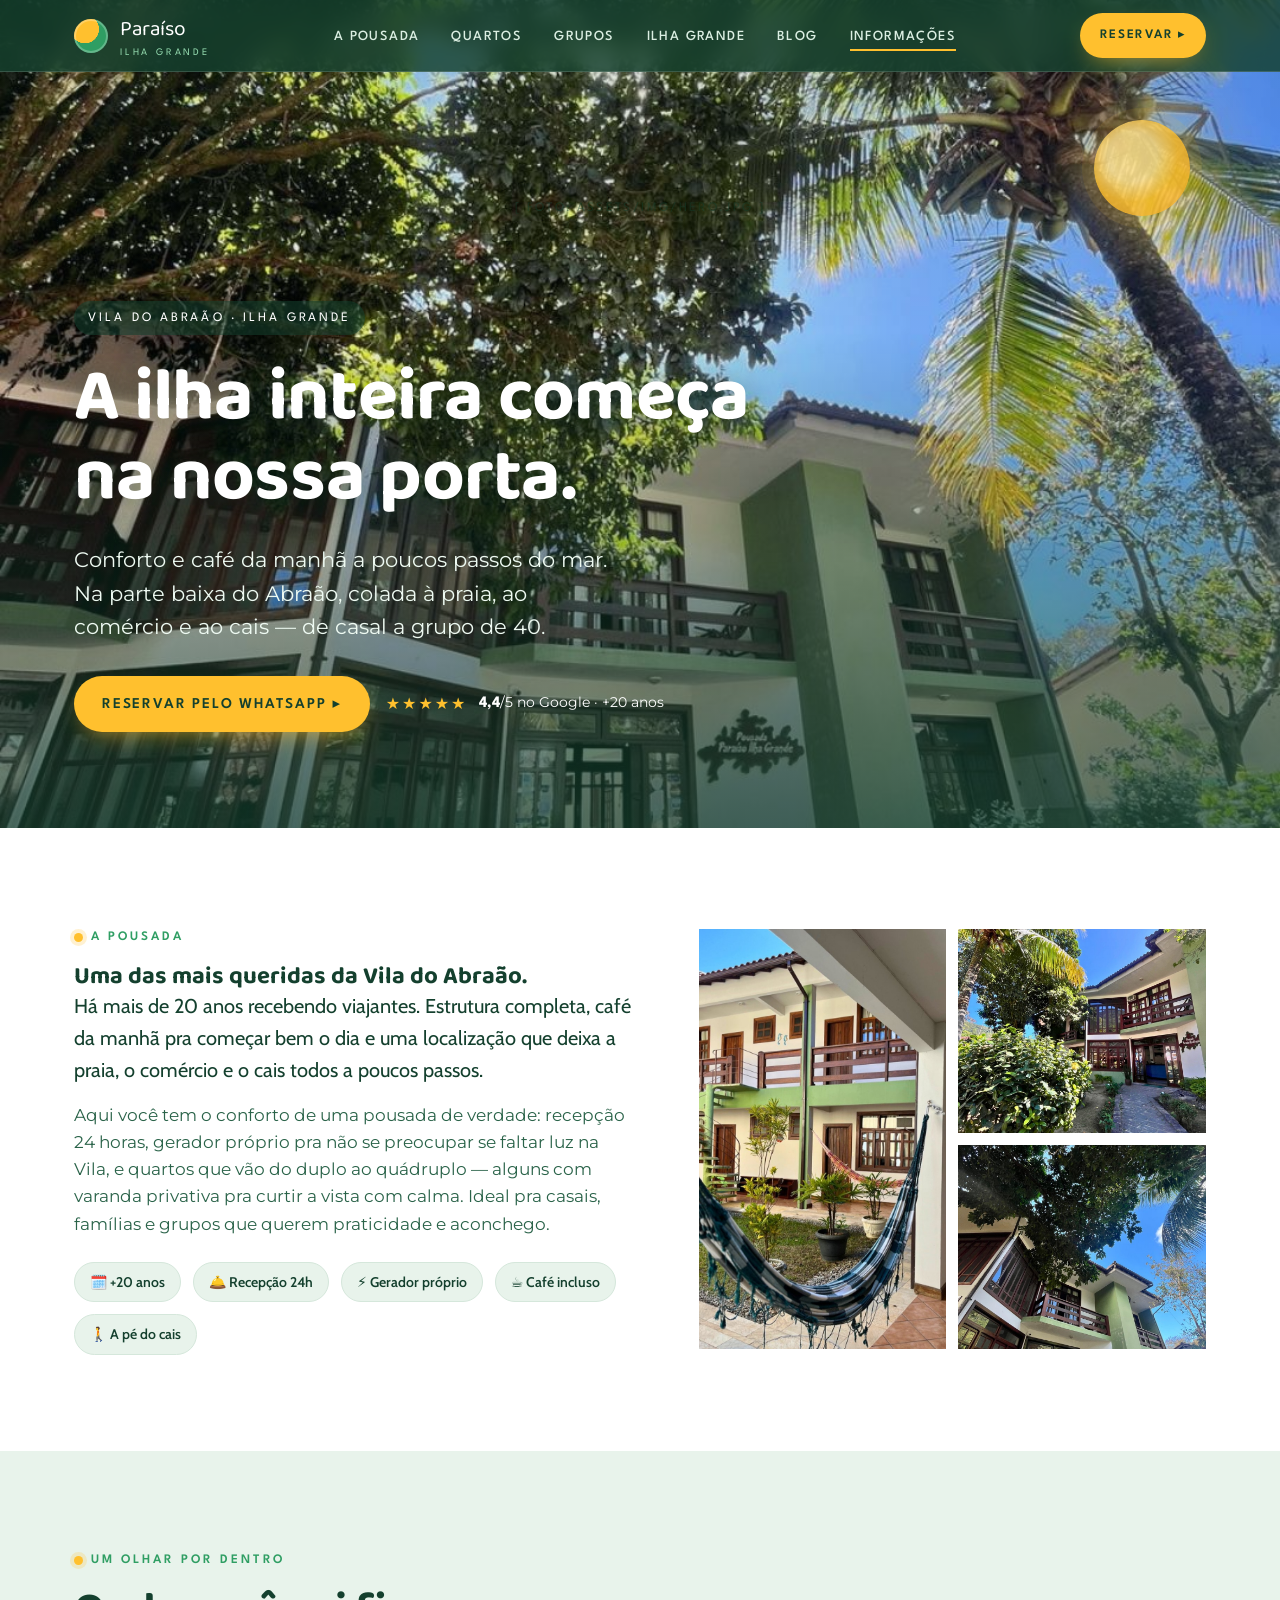
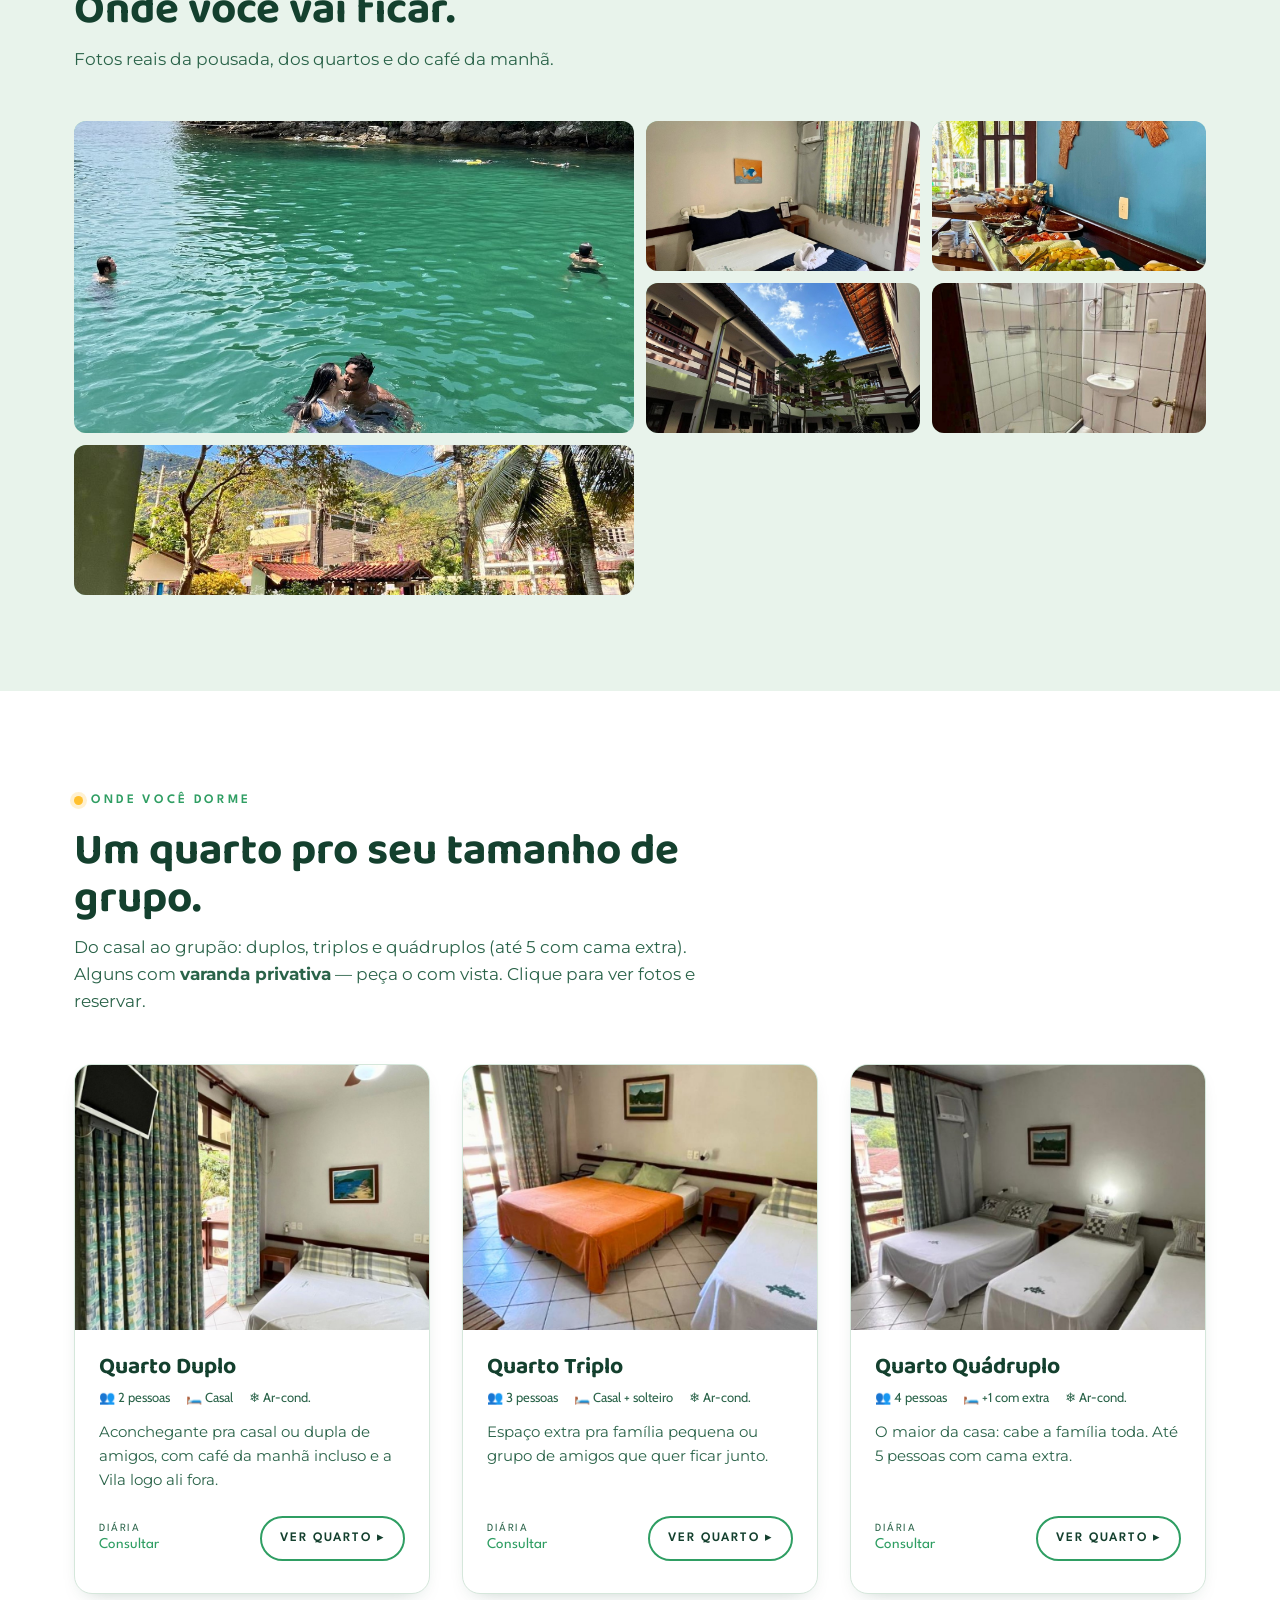
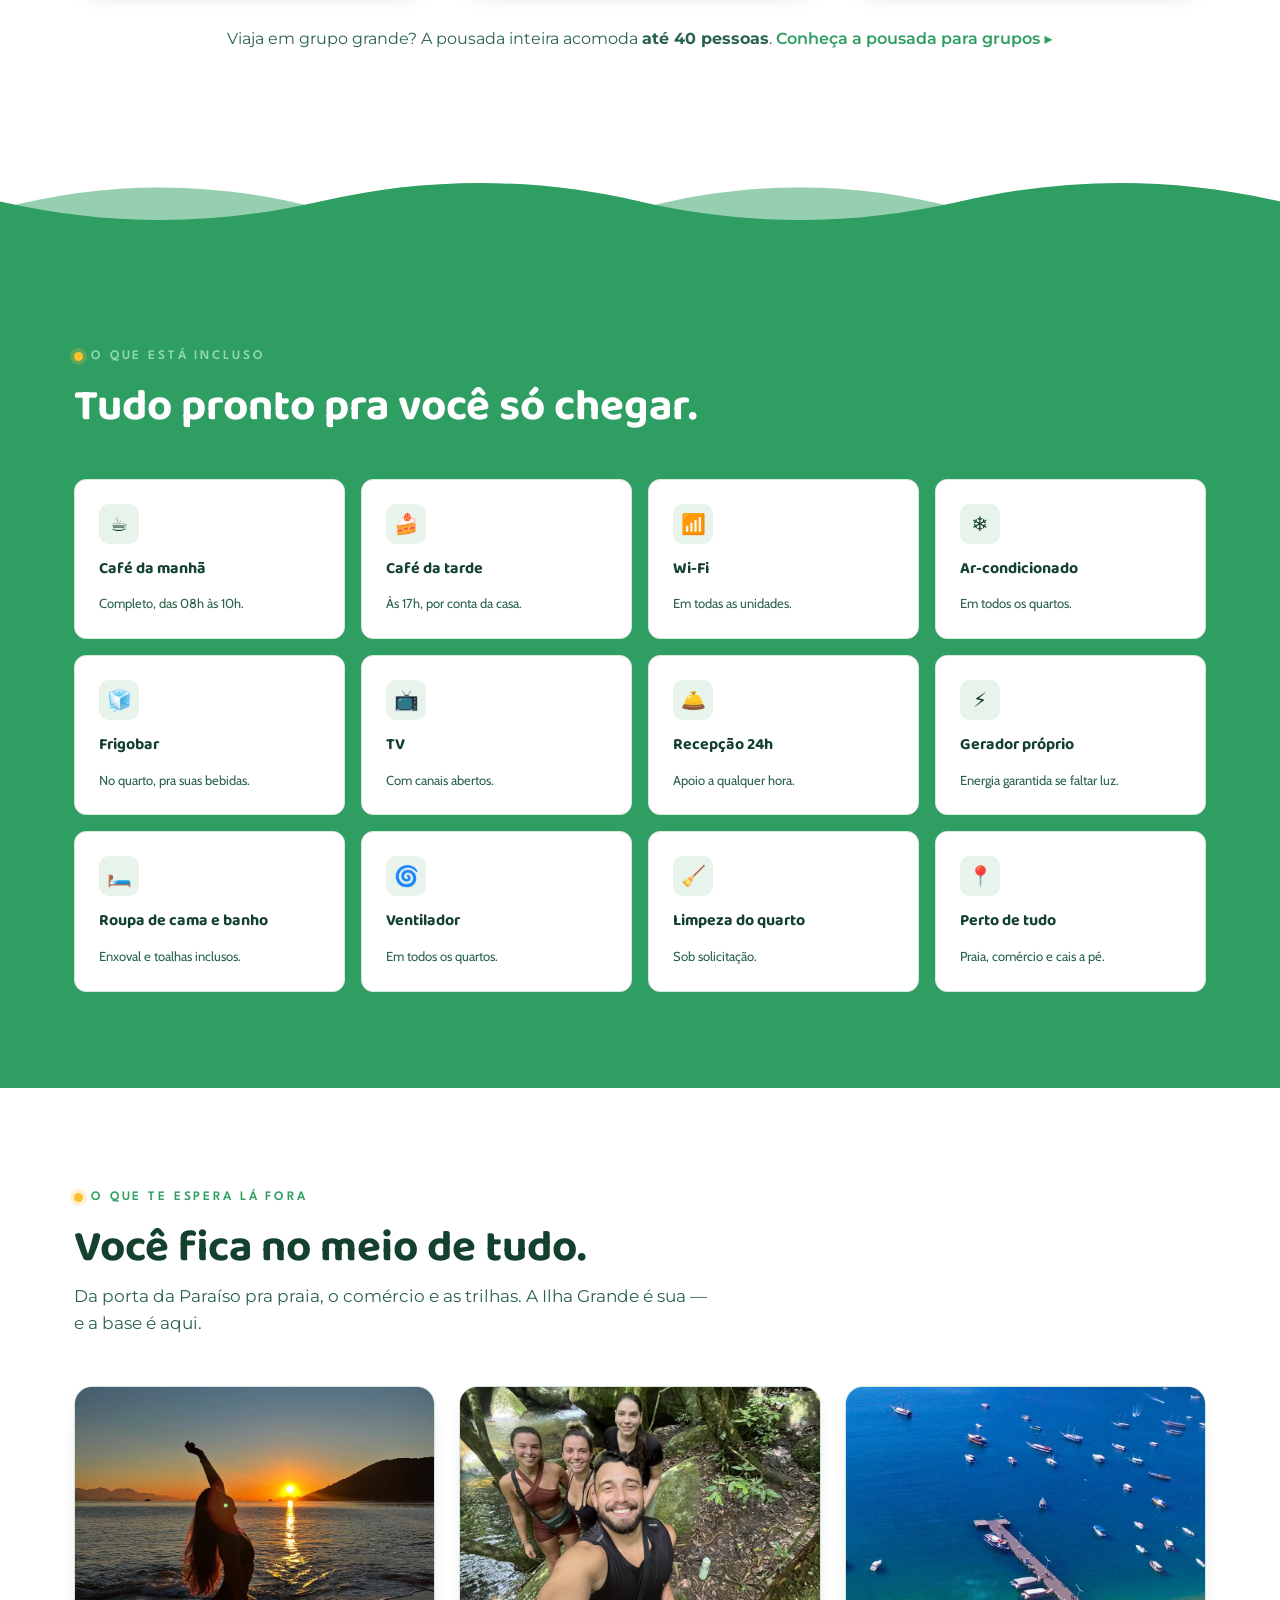
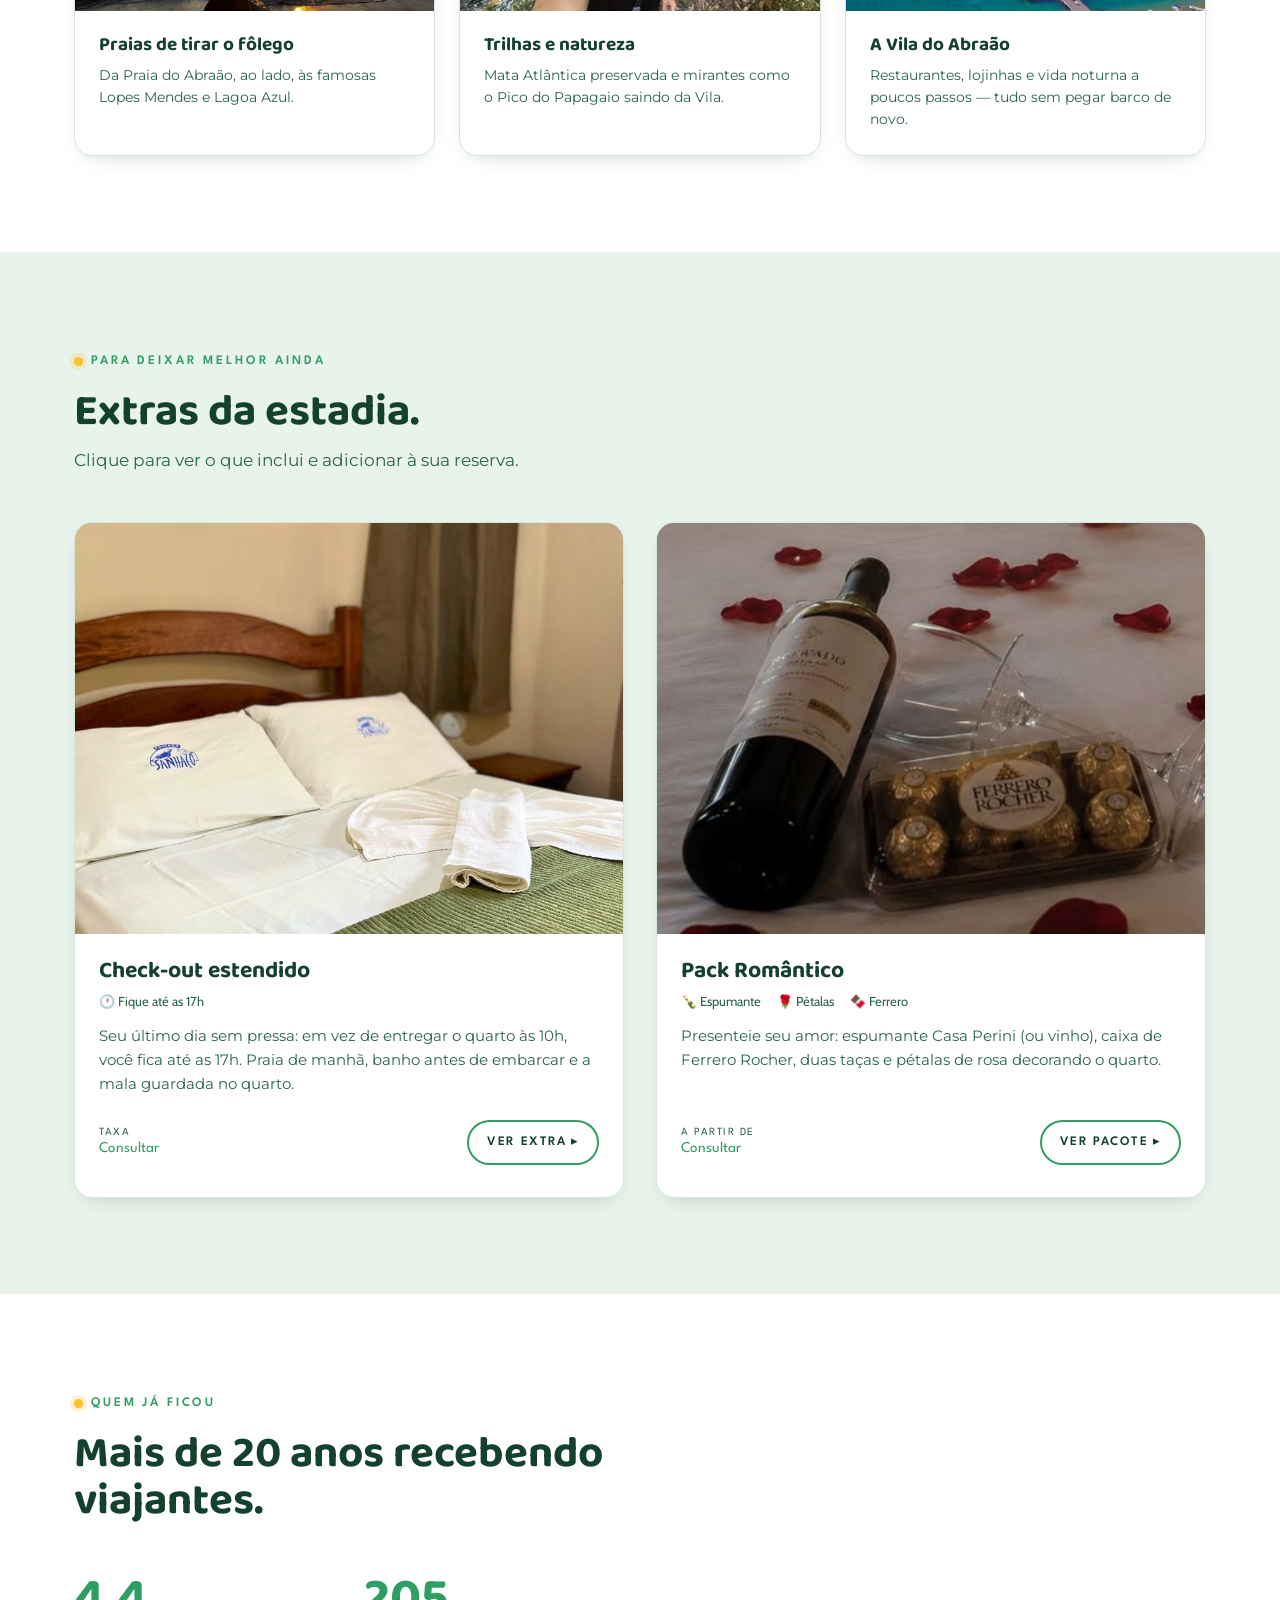
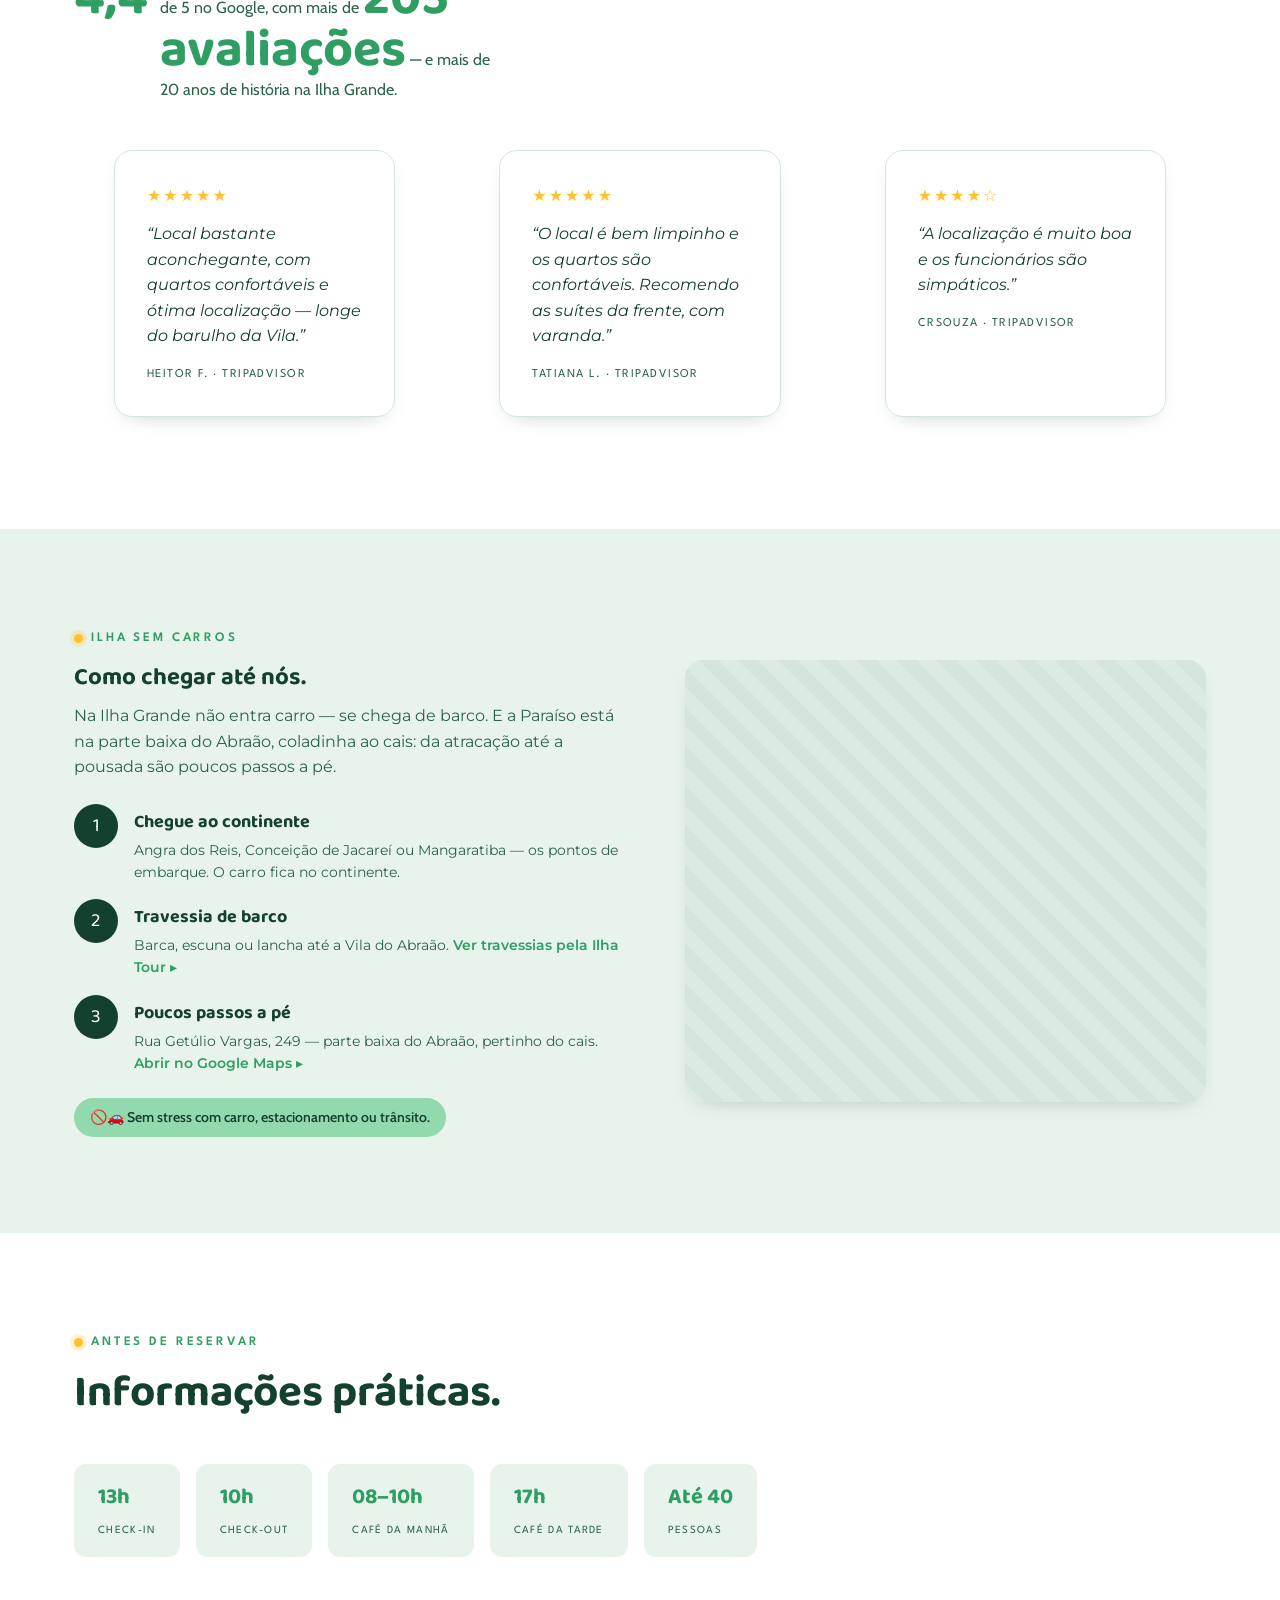
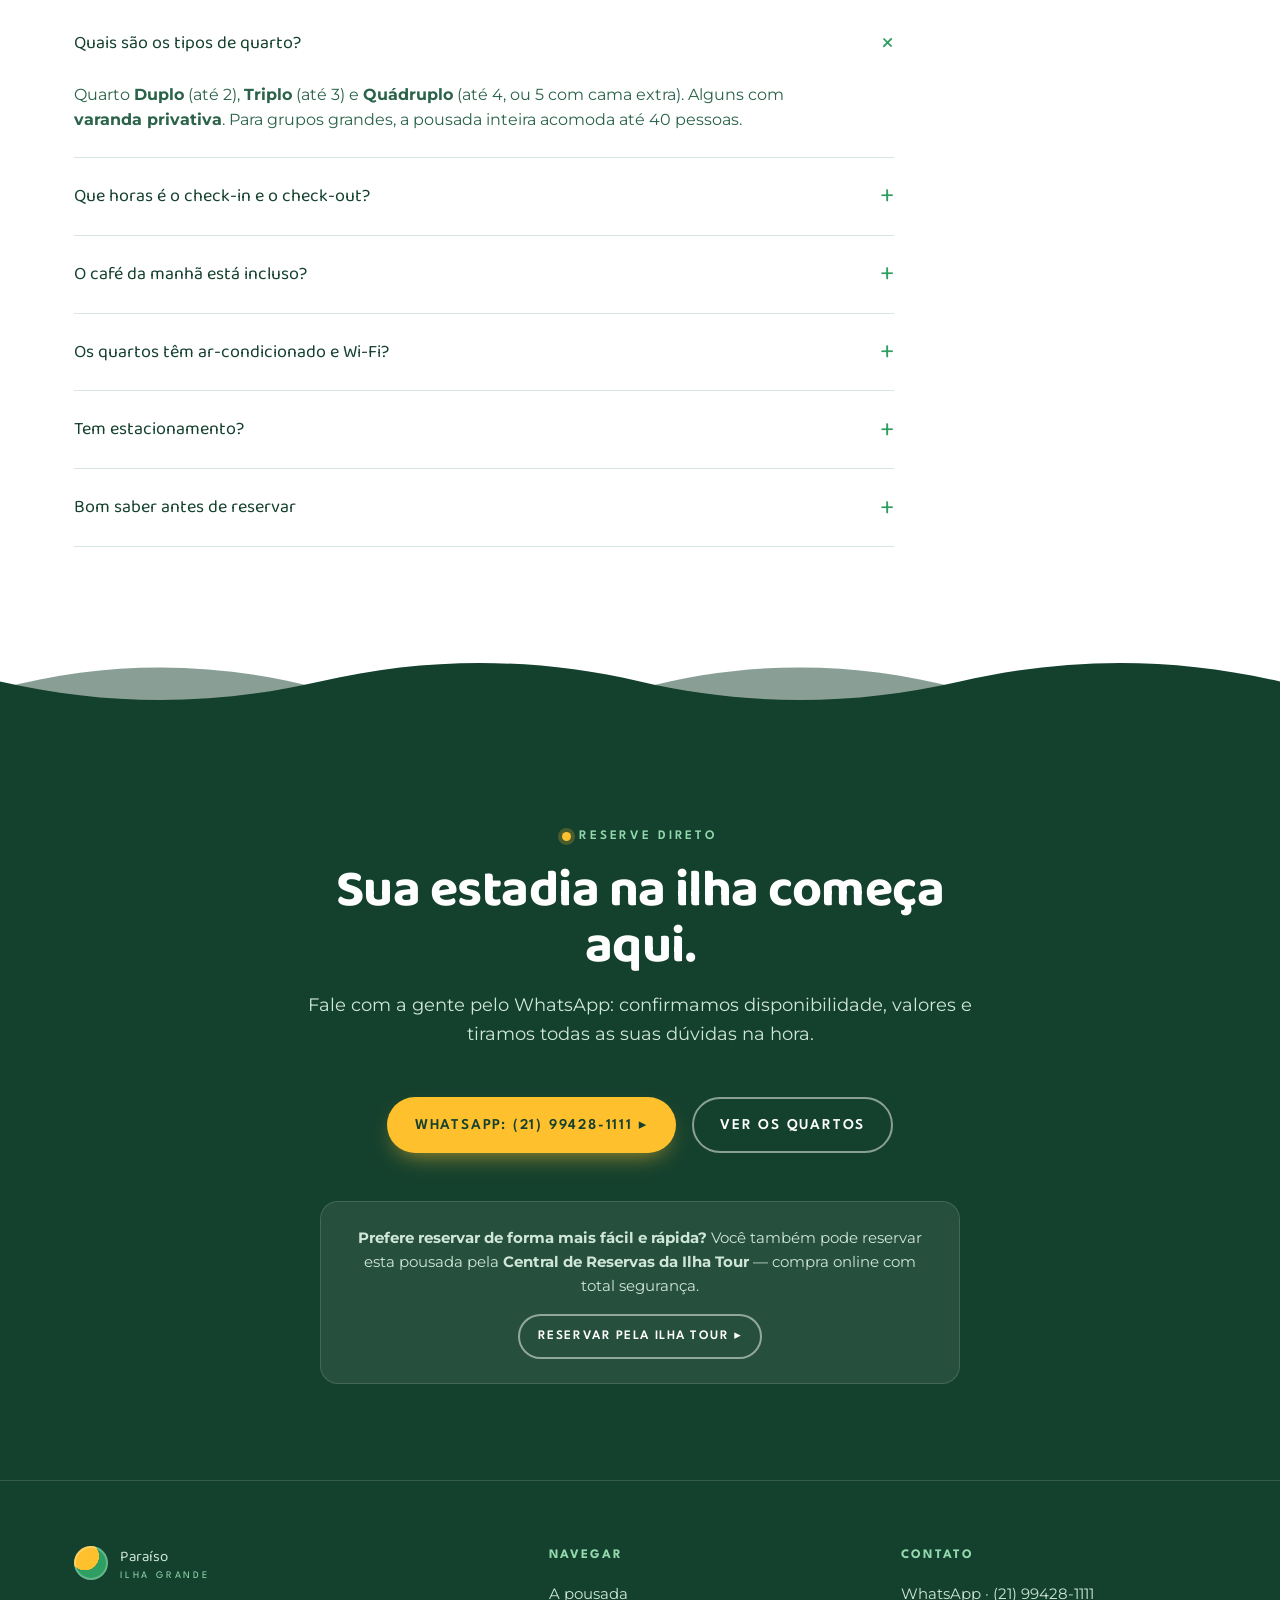
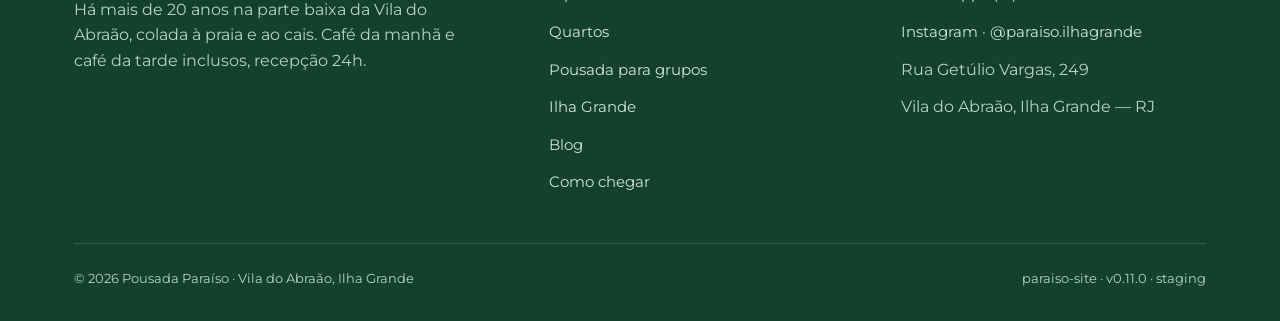
<file: index.html>
<!DOCTYPE html>
<html lang="pt-BR">
<head>
<meta charset="UTF-8" />
<meta name="viewport" content="width=device-width, initial-scale=1" />
<meta name="theme-color" content="#14402E" />
<link rel="icon" type="image/png" href="assets/img/favicon.png" />
<link rel="apple-touch-icon" href="assets/img/apple-touch-icon.png" />
<link rel="preload" as="image" href="assets/img/hero.jpg" fetchpriority="high" />
<title>Pousada Paraíso · Ilha Grande — café da manhã e a praia a poucos passos</title>
<meta name="description" content="Pousada Paraíso: mais de 20 anos na Vila do Abraão, Ilha Grande. Café da manhã e café da tarde inclusos, recepção 24h, Wi-Fi, ar-condicionado e gerador próprio — a poucos passos da praia e do cais. Reserve pelo WhatsApp." />
<meta name="keywords" content="pousada ilha grande, pousada vila do abraão, pousada paraíso ilha grande, hospedagem ilha grande, pousada com café da manhã ilha grande, pousada para grupos ilha grande, alugar pousada inteira ilha grande" />
<link rel="canonical" href="https://paraisoilhagrande.com.br/" />

<meta property="og:type" content="website" />
<meta property="og:site_name" content="Pousada Paraíso Ilha Grande" />
<meta property="og:locale" content="pt_BR" />
<meta property="og:title" content="Pousada Paraíso · Ilha Grande — café da manhã e a praia a poucos passos" />
<meta property="og:description" content="Mais de 20 anos na Vila do Abraão. Café da manhã e café da tarde inclusos, recepção 24h, gerador próprio e a praia a poucos passos." />
<meta property="og:url" content="https://paraisoilhagrande.com.br/" />
<meta property="og:image" content="https://paraisoilhagrande.com.br/assets/img/og.jpg" />
<meta property="og:image:width" content="1200" />
<meta property="og:image:height" content="630" />
<meta name="twitter:card" content="summary_large_image" />
<meta name="twitter:image" content="https://paraisoilhagrande.com.br/assets/img/og.jpg" />

<script type="application/ld+json">
{
  "@context": "https://schema.org",
  "@type": "LodgingBusiness",
  "name": "Pousada Paraíso Ilha Grande",
  "description": "Uma das pousadas mais clássicas da Vila do Abraão, Ilha Grande, há mais de 20 anos. Café da manhã e café da tarde inclusos, recepção 24h, Wi-Fi, ar-condicionado e gerador próprio, a poucos passos da praia e do cais.",
  "url": "https://paraisoilhagrande.com.br/",
  "telephone": "+55-21-99428-1111",
  "image": "https://paraisoilhagrande.com.br/assets/img/hero.jpg",
  "address": { "@type": "PostalAddress", "streetAddress": "Rua Getúlio Vargas, 249", "addressLocality": "Vila do Abraão, Ilha Grande", "addressRegion": "RJ", "addressCountry": "BR" },
  "geo": { "@type": "GeoCoordinates", "latitude": -23.142008, "longitude": -44.167719 },
  "sameAs": [
    "https://instagram.com/paraiso.ilhagrande",
    "https://www.google.com/maps/place/Pousada+Para%C3%ADso+Ilha+Grande/@-23.142008,-44.167719,17z",
    "https://www.tripadvisor.com.br/Hotel_Review-g2305625-d2656157-Reviews-Pousada_Paraiso_Ilha_Grande-Vila_do_Abraao_Ilha_Grande_Angra_Dos_Reis_State_of_R.html"
  ],
  "aggregateRating": { "@type": "AggregateRating", "ratingValue": "4.4", "reviewCount": "205", "bestRating": "5" },
  "amenityFeature": [
    { "@type": "LocationFeatureSpecification", "name": "Café da manhã incluso", "value": true },
    { "@type": "LocationFeatureSpecification", "name": "Café da tarde", "value": true },
    { "@type": "LocationFeatureSpecification", "name": "Wi-Fi", "value": true },
    { "@type": "LocationFeatureSpecification", "name": "Ar-condicionado", "value": true },
    { "@type": "LocationFeatureSpecification", "name": "Frigobar", "value": true },
    { "@type": "LocationFeatureSpecification", "name": "Recepção 24h", "value": true },
    { "@type": "LocationFeatureSpecification", "name": "Gerador próprio", "value": true }
  ],
  "checkinTime": "13:00",
  "checkoutTime": "10:00"
}
</script>

<script type="application/ld+json">
{
  "@context": "https://schema.org",
  "@type": "FAQPage",
  "mainEntity": [
    { "@type": "Question", "name": "Que horas é o check-in e o check-out?", "acceptedAnswer": { "@type": "Answer", "text": "Check-in a partir das 13h e check-out até as 10h. Chegou antes? A gente guarda a sua bagagem. Precisa de mais tempo no último dia? Temos check-out estendido." } },
    { "@type": "Question", "name": "O café da manhã está incluso?", "acceptedAnswer": { "@type": "Answer", "text": "Sim, café da manhã completo servido das 08h às 10h — e ainda um café da tarde de cortesia às 17h." } },
    { "@type": "Question", "name": "Os quartos têm ar-condicionado e Wi-Fi?", "acceptedAnswer": { "@type": "Answer", "text": "Sim, todas as unidades têm ar-condicionado e Wi-Fi. Também frigobar, TV e ventilador." } },
    { "@type": "Question", "name": "Quais são os tipos de quarto?", "acceptedAnswer": { "@type": "Answer", "text": "Quartos Duplo, Triplo e Quádruplo (até 5 pessoas com cama extra), e alguns com varanda privativa." } },
    { "@type": "Question", "name": "A pousada tem estacionamento?", "acceptedAnswer": { "@type": "Answer", "text": "Carros não entram na Ilha Grande. O estacionamento é feito no continente, próximo aos pontos de travessia." } }
  ]
}
</script>

<link rel="preconnect" href="https://fonts.googleapis.com" />
<link rel="preconnect" href="https://fonts.gstatic.com" crossorigin />
<link href="https://fonts.googleapis.com/css2?family=Baloo+Bhai+2:wght@500;600;700;800&family=Baloo+Thambi+2:wght@600;700;800&family=Cabin:wght@400;500;600&family=League+Spartan:wght@500;600;700&family=Montserrat:wght@400;500;600&display=swap" rel="stylesheet" />
<link rel="stylesheet" href="assets/styles.css" />
</head>
<body>

<header class="nav">
  <div class="wrap">
    <a class="brand" href="#top" aria-label="Pousada Paraíso — início">
      <span class="brand__mark" aria-hidden="true"></span>
      <span>Paraíso<small>Ilha Grande</small></span>
    </a>
    <nav aria-label="Navegação principal">
      <ul class="nav__links" id="navLinks">
        <li><a href="#pousada">A Pousada</a></li>
        <li><a href="#quartos">Quartos</a></li>
        <li><a href="/grupos">Grupos</a></li>
        <li><a href="#ilha">Ilha Grande</a></li>
        <li><a href="/blog/">Blog</a></li>
        <li><a href="#info">Informações</a></li>
      </ul>
    </nav>
    <div class="nav__cta">
      <a class="btn btn--sol btn--sm" href="#reservar">Reservar ▸</a>
      <button class="nav__toggle" id="navToggle" aria-label="Abrir menu" aria-expanded="false" aria-controls="navLinks">
        <svg viewBox="0 0 24 24" fill="none" stroke="currentColor" stroke-width="2"><path d="M3 6h18M3 12h18M3 18h18"/></svg>
      </button>
    </div>
  </div>
</header>

<div class="sun" id="sun" aria-hidden="true"></div>

<main id="top">

  <!-- HERO -->
  <section class="hero" id="hero">
    <img class="hero__img" src="assets/img/hero.jpg" alt="Pousada Paraíso, na Vila do Abraão, Ilha Grande" onerror="this.remove()" />
    <div class="hero__ph" aria-hidden="true">[ foto: assets/img/hero.jpg ]</div>
    <div class="wrap">
      <div class="hero__inner">
        <span class="hero__kicker">Vila do Abraão · Ilha Grande</span>
        <h1 class="display">A ilha inteira começa na nossa porta.</h1>
        <p class="hero__sub">Conforto e café da manhã a poucos passos do mar. Na parte baixa do Abraão, colada à praia, ao comércio e ao cais — de casal a grupo de 40.</p>
        <div class="hero__actions">
          <a class="btn btn--sol" href="#reservar">Reservar pelo WhatsApp ▸</a>
          <span class="hero__rating">
            <span class="stars" aria-hidden="true">★★★★★</span>
            <span><b>4,4</b>/5 no Google · +20 anos</span>
          </span>
        </div>
      </div>
    </div>
  </section>

  <!-- A POUSADA -->
  <section class="section" id="pousada">
    <div class="wrap about">
      <div class="about__body">
        <span class="eyebrow">A pousada</span>
        <h2>Uma das mais queridas da Vila do Abraão.</h2>
        <p class="lead">Há mais de 20 anos recebendo viajantes. Estrutura completa, café da manhã pra começar bem o dia e uma localização que deixa a praia, o comércio e o cais todos a poucos passos.</p>
        <p>Aqui você tem o conforto de uma pousada de verdade: recepção 24 horas, gerador próprio pra não se preocupar se faltar luz na Vila, e quartos que vão do duplo ao quádruplo — alguns com varanda privativa pra curtir a vista com calma. Ideal pra casais, famílias e grupos que querem praticidade e aconchego.</p>
        <div class="about__pills">
          <span>🗓️ +20 anos</span>
          <span>🛎️ Recepção 24h</span>
          <span>⚡ Gerador próprio</span>
          <span>☕ Café incluso</span>
          <span>🚶 A pé do cais</span>
        </div>
      </div>
      <div class="about__media" aria-label="Fotos da pousada">
        <div class="g"><img class="slot" src="assets/img/pousada-1.jpg" alt="Fachada da Pousada Paraíso" loading="lazy" onerror="this.remove()" /><span class="ph">foto</span></div>
        <div class="g"><img class="slot" src="assets/img/pousada-2.jpg" alt="Área comum da pousada" loading="lazy" onerror="this.remove()" /><span class="ph">foto</span></div>
        <div class="g"><img class="slot" src="assets/img/pousada-3.jpg" alt="Detalhe da Pousada Paraíso" loading="lazy" onerror="this.remove()" /><span class="ph">foto</span></div>
      </div>
    </div>
  </section>


  <!-- GALERIA -->
  <section class="section bg-brisa" id="galeria">
    <div class="wrap">
      <div class="section-head">
        <span class="eyebrow">Um olhar por dentro</span>
        <h2>Onde você vai ficar.</h2>
        <p>Fotos reais da pousada, dos quartos e do café da manhã.</p>
      </div>
      <div class="gallery" aria-label="Galeria de fotos">
        <div class="g g--wide g--tall"><img class="slot" src="assets/img/galeria-1.jpg" alt="Lagoa de águas verdes na Ilha Grande" loading="lazy" onerror="this.remove()" /><span class="ph">foto</span></div>
        <div class="g"><img class="slot" src="assets/img/galeria-2.jpg" alt="Quarto da pousada" loading="lazy" onerror="this.remove()" /><span class="ph">foto</span></div>
        <div class="g"><img class="slot" src="assets/img/galeria-3.jpg" alt="Café da manhã da pousada" loading="lazy" onerror="this.remove()" /><span class="ph">foto</span></div>
        <div class="g"><img class="slot" src="assets/img/galeria-4.jpg" alt="Área comum da pousada" loading="lazy" onerror="this.remove()" /><span class="ph">foto</span></div>
        <div class="g"><img class="slot" src="assets/img/galeria-5.jpg" alt="Banheiro da suíte" loading="lazy" onerror="this.remove()" /><span class="ph">foto</span></div>
        <div class="g g--wide"><img class="slot" src="assets/img/galeria-6.jpg" alt="Vila do Abraão, Ilha Grande" loading="lazy" onerror="this.remove()" /><span class="ph">foto</span></div>
      </div>
    </div>
  </section>


  <!-- QUARTOS -->
  <section class="section" id="quartos">
    <div class="wrap">
      <div class="section-head">
        <span class="eyebrow">Onde você dorme</span>
        <h2>Um quarto pro seu tamanho de grupo.</h2>
        <p>Do casal ao grupão: duplos, triplos e quádruplos (até 5 com cama extra). Alguns com <b>varanda privativa</b> — peça o com vista. Clique para ver fotos e reservar.</p>
      </div>
      <div class="cards">
        <a class="pcard" href="/quarto?tipo=duplo">
          <div class="pcard__media"><img class="slot" src="assets/img/quarto-duplo.jpg" alt="Quarto Duplo da Pousada Paraíso" loading="lazy" onerror="this.remove()" /><span class="pcard__tag">Até 2</span><span class="ph">foto</span></div>
          <div class="pcard__body">
            <h3>Quarto Duplo</h3>
            <div class="pcard__meta"><span>👥 2 pessoas</span><span>🛏️ Casal</span><span>❄️ Ar-cond.</span></div>
            <p class="pcard__desc">Aconchegante pra casal ou dupla de amigos, com café da manhã incluso e a Vila logo ali fora.</p>
            <div class="pcard__foot"><span class="price"><small>Diária</small><span class="todef">Consultar</span></span><span class="btn btn--ghost btn--sm">Ver quarto ▸</span></div>
          </div>
        </a>
        <a class="pcard" href="/quarto?tipo=triplo">
          <div class="pcard__media"><img class="slot" src="assets/img/quarto-triplo.jpg" alt="Quarto Triplo da Pousada Paraíso" loading="lazy" onerror="this.remove()" /><span class="pcard__tag">Até 3</span><span class="ph">foto</span></div>
          <div class="pcard__body">
            <h3>Quarto Triplo</h3>
            <div class="pcard__meta"><span>👥 3 pessoas</span><span>🛏️ Casal + solteiro</span><span>❄️ Ar-cond.</span></div>
            <p class="pcard__desc">Espaço extra pra família pequena ou grupo de amigos que quer ficar junto.</p>
            <div class="pcard__foot"><span class="price"><small>Diária</small><span class="todef">Consultar</span></span><span class="btn btn--ghost btn--sm">Ver quarto ▸</span></div>
          </div>
        </a>
        <a class="pcard" href="/quarto?tipo=quadruplo">
          <div class="pcard__media"><img class="slot" src="assets/img/quarto-quadruplo.jpg" alt="Quarto Quádruplo da Pousada Paraíso" loading="lazy" onerror="this.remove()" /><span class="pcard__tag">Até 4 (+1)</span><span class="ph">foto</span></div>
          <div class="pcard__body">
            <h3>Quarto Quádruplo</h3>
            <div class="pcard__meta"><span>👥 4 pessoas</span><span>🛏️ +1 com extra</span><span>❄️ Ar-cond.</span></div>
            <p class="pcard__desc">O maior da casa: cabe a família toda. Até 5 pessoas com cama extra.</p>
            <div class="pcard__foot"><span class="price"><small>Diária</small><span class="todef">Consultar</span></span><span class="btn btn--ghost btn--sm">Ver quarto ▸</span></div>
          </div>
        </a>
      </div>
      <p style="text-align:center; margin-top:var(--s6); color:var(--palmeira-70)">Viaja em grupo grande? A pousada inteira acomoda <b>até 40 pessoas</b>. <a href="/grupos" style="color:var(--tropical); font-weight:600">Conheça a pousada para grupos ▸</a></p>
    </div>
  </section>


  <!-- onda → faixa Comodidades -->
  <div class="onda" aria-hidden="true" style="background:transparent">
    <svg viewBox="0 0 1440 100" preserveAspectRatio="none" xmlns="http://www.w3.org/2000/svg">
      <path class="l2" fill="#2F9E63" d="M0,54 C120,22 240,22 360,54 C480,86 600,86 720,54 C840,22 960,22 1080,54 C1200,86 1320,86 1440,54 C1560,22 1680,22 1800,54 C1920,86 2040,86 2160,54 C2280,22 2400,22 2520,54 C2640,86 2760,86 2880,54 L2880,100 L0,100 Z"/>
      <path class="l1" fill="#2F9E63" d="M0,46 C120,74 240,74 360,46 C480,18 600,18 720,46 C840,74 960,74 1080,46 C1200,18 1320,18 1440,46 C1560,74 1680,74 1800,46 C1920,18 2040,18 2160,46 C2280,74 2400,74 2520,46 C2640,18 2760,18 2880,46 L2880,100 L0,100 Z"/>
    </svg>
  </div>

  <!-- COMODIDADES -->
  <section class="section bg-tropical on-dark" id="comodidades">
    <div class="wrap">
      <div class="section-head"><span class="eyebrow">O que está incluso</span><h2>Tudo pronto pra você só chegar.</h2></div>
      <div class="amen">
        <div class="a"><div class="ic" aria-hidden="true">☕</div><b>Café da manhã</b><small>Completo, das 08h às 10h.</small></div>
        <div class="a"><div class="ic" aria-hidden="true">🍰</div><b>Café da tarde</b><small>Às 17h, por conta da casa.</small></div>
        <div class="a"><div class="ic" aria-hidden="true">📶</div><b>Wi-Fi</b><small>Em todas as unidades.</small></div>
        <div class="a"><div class="ic" aria-hidden="true">❄️</div><b>Ar-condicionado</b><small>Em todos os quartos.</small></div>
        <div class="a"><div class="ic" aria-hidden="true">🧊</div><b>Frigobar</b><small>No quarto, pra suas bebidas.</small></div>
        <div class="a"><div class="ic" aria-hidden="true">📺</div><b>TV</b><small>Com canais abertos.</small></div>
        <div class="a"><div class="ic" aria-hidden="true">🛎️</div><b>Recepção 24h</b><small>Apoio a qualquer hora.</small></div>
        <div class="a"><div class="ic" aria-hidden="true">⚡</div><b>Gerador próprio</b><small>Energia garantida se faltar luz.</small></div>
        <div class="a"><div class="ic" aria-hidden="true">🛏️</div><b>Roupa de cama e banho</b><small>Enxoval e toalhas inclusos.</small></div>
        <div class="a"><div class="ic" aria-hidden="true">🌀</div><b>Ventilador</b><small>Em todos os quartos.</small></div>
        <div class="a"><div class="ic" aria-hidden="true">🧹</div><b>Limpeza do quarto</b><small>Sob solicitação.</small></div>
        <div class="a"><div class="ic" aria-hidden="true">📍</div><b>Perto de tudo</b><small>Praia, comércio e cais a pé.</small></div>
      </div>
    </div>
  </section>


  <!-- ILHA GRANDE -->
  <section class="section" id="ilha">
    <div class="wrap">
      <div class="section-head">
        <span class="eyebrow">O que te espera lá fora</span>
        <h2>Você fica no meio de tudo.</h2>
        <p>Da porta da Paraíso pra praia, o comércio e as trilhas. A Ilha Grande é sua — e a base é aqui.</p>
      </div>
      <div class="spots">
        <article class="spot"><div class="spot__media"><img class="slot" src="assets/img/ilha-praia.jpg" alt="Praia na Ilha Grande" loading="lazy" onerror="this.remove()" /><span class="ph">foto</span></div><div class="spot__body"><h3>Praias de tirar o fôlego</h3><p>Da Praia do Abraão, ao lado, às famosas Lopes Mendes e Lagoa Azul.</p></div></article>
        <article class="spot"><div class="spot__media"><img class="slot" src="assets/img/ilha-trilha.jpg" alt="Trilha na Mata Atlântica da Ilha Grande" loading="lazy" onerror="this.remove()" /><span class="ph">foto</span></div><div class="spot__body"><h3>Trilhas e natureza</h3><p>Mata Atlântica preservada e mirantes como o Pico do Papagaio saindo da Vila.</p></div></article>
        <article class="spot"><div class="spot__media"><img class="slot" src="assets/img/ilha-vila.jpg" alt="Vila do Abraão, Ilha Grande" loading="lazy" onerror="this.remove()" /><span class="ph">foto</span></div><div class="spot__body"><h3>A Vila do Abraão</h3><p>Restaurantes, lojinhas e vida noturna a poucos passos — tudo sem pegar barco de novo.</p></div></article>
      </div>
    </div>
  </section>


  <!-- EXTRAS -->
  <section class="section bg-brisa" id="pacotes">
    <div class="wrap">
      <div class="section-head"><span class="eyebrow">Para deixar melhor ainda</span><h2>Extras da estadia.</h2><p>Clique para ver o que inclui e adicionar à sua reserva.</p></div>
      <div class="cards">
        <a class="pcard" href="/pacote?tipo=checkout">
          <div class="pcard__media"><img class="slot" src="assets/img/extra-checkout.jpg" alt="Check-out estendido na Pousada Paraíso" loading="lazy" onerror="this.remove()" /><span class="pcard__tag">Extra</span><span class="ph">foto</span></div>
          <div class="pcard__body">
            <h3>Check-out estendido</h3>
            <div class="pcard__meta"><span>🕐 Fique até as 17h</span></div>
            <p class="pcard__desc">Seu último dia sem pressa: em vez de entregar o quarto às 10h, você fica até as 17h. Praia de manhã, banho antes de embarcar e a mala guardada no quarto.</p>
            <div class="pcard__foot"><span class="price"><small>Taxa</small><span class="todef">Consultar</span></span><span class="btn btn--ghost btn--sm">Ver extra ▸</span></div>
          </div>
        </a>
        <a class="pcard" href="/pacote?tipo=romantico">
          <div class="pcard__media"><img class="slot" src="assets/img/pacote-romantico.jpg" alt="Pack Romântico: espumante, Ferrero Rocher e pétalas de rosa" loading="lazy" onerror="this.remove()" /><span class="pcard__tag">Especial</span><span class="ph">foto</span></div>
          <div class="pcard__body">
            <h3>Pack Romântico</h3>
            <div class="pcard__meta"><span>🍾 Espumante</span><span>🌹 Pétalas</span><span>🍫 Ferrero</span></div>
            <p class="pcard__desc">Presenteie seu amor: espumante Casa Perini (ou vinho), caixa de Ferrero Rocher, duas taças e pétalas de rosa decorando o quarto.</p>
            <div class="pcard__foot"><span class="price"><small>A partir de</small><span class="todef">Consultar</span></span><span class="btn btn--ghost btn--sm">Ver pacote ▸</span></div>
          </div>
        </a>
      </div>
    </div>
  </section>


  <!-- AVALIAÇÕES -->
  <section class="section" id="avaliacoes">
    <div class="wrap">
      <div class="section-head"><span class="eyebrow">Quem já ficou</span><h2>Mais de 20 anos recebendo viajantes.</h2></div>
      <div class="years">
        <b>4,4</b>
        <span>de 5 no Google, com mais de <b>205 avaliações</b> — e mais de 20 anos de história na Ilha Grande.</span>
      </div>
      <div class="reviews">
        <blockquote class="review"><div class="stars" aria-hidden="true">★★★★★</div><p>“Local bastante aconchegante, com quartos confortáveis e ótima localização — longe do barulho da Vila.”</p><div class="who">Heitor F. · TripAdvisor</div></blockquote>
        <blockquote class="review"><div class="stars" aria-hidden="true">★★★★★</div><p>“O local é bem limpinho e os quartos são confortáveis. Recomendo as suítes da frente, com varanda.”</p><div class="who">Tatiana L. · TripAdvisor</div></blockquote>
        <blockquote class="review"><div class="stars" aria-hidden="true">★★★★☆</div><p>“A localização é muito boa e os funcionários são simpáticos.”</p><div class="who">Crsouza · TripAdvisor</div></blockquote>
      </div>
    </div>
  </section>


  <!-- COMO CHEGAR -->
  <section class="section bg-brisa" id="chegar">
    <div class="wrap arrive">
      <div>
        <span class="eyebrow">Ilha sem carros</span>
        <h2>Como chegar até nós.</h2>
        <p style="color:var(--palmeira-70); margin-top:var(--s3)">Na Ilha Grande não entra carro — se chega de barco. E a Paraíso está na parte baixa do Abraão, coladinha ao cais: da atracação até a pousada são poucos passos a pé.</p>
        <ol class="arrive__steps">
          <li><span class="n">1</span><div><h4>Chegue ao continente</h4><p>Angra dos Reis, Conceição de Jacareí ou Mangaratiba — os pontos de embarque. O carro fica no continente.</p></div></li>
          <li><span class="n">2</span><div><h4>Travessia de barco</h4><p>Barca, escuna ou lancha até a Vila do Abraão. <a href="https://ilhatour.com" target="_blank" rel="noopener" style="color:var(--tropical);font-weight:600">Ver travessias pela Ilha Tour ▸</a></p></div></li>
          <li><span class="n">3</span><div><h4>Poucos passos a pé</h4><p>Rua Getúlio Vargas, 249 — parte baixa do Abraão, pertinho do cais. <a href="https://www.google.com/maps/search/?api=1&amp;query=Pousada%20Para%C3%ADso%20Ilha%20Grande%2C%20Vila%20do%20Abra%C3%A3o" target="_blank" rel="noopener" style="color:var(--tropical);font-weight:600">Abrir no Google Maps ▸</a></p></div></li>
        </ol>
        <span class="arrive__note">🚫🚗 Sem stress com carro, estacionamento ou trânsito.</span>
      </div>
      <div class="arrive__map">
        <iframe title="Localização da Pousada Paraíso no mapa" loading="lazy" src="https://www.openstreetmap.org/export/embed.html?bbox=-44.1760%2C-23.1470%2C-44.1595%2C-23.1370&amp;layer=mapnik&amp;marker=-23.142008%2C-44.167719"></iframe>
      </div>
    </div>
  </section>


  <!-- INFORMAÇÕES / FAQ -->
  <section class="section" id="info">
    <div class="wrap">
      <div class="section-head"><span class="eyebrow">Antes de reservar</span><h2>Informações práticas.</h2></div>
      <div class="info-quick">
        <div class="q"><b>13h</b><span>Check-in</span></div>
        <div class="q"><b>10h</b><span>Check-out</span></div>
        <div class="q"><b>08–10h</b><span>Café da manhã</span></div>
        <div class="q"><b>17h</b><span>Café da tarde</span></div>
        <div class="q"><b>Até 40</b><span>Pessoas</span></div>
      </div>
      <div class="faq">
        <details open><summary>Quais são os tipos de quarto?</summary><p>Quarto <b>Duplo</b> (até 2), <b>Triplo</b> (até 3) e <b>Quádruplo</b> (até 4, ou 5 com cama extra). Alguns com <b>varanda privativa</b>. Para grupos grandes, a pousada inteira acomoda até 40 pessoas.</p></details>
        <details><summary>Que horas é o check-in e o check-out?</summary><p>Check-in a partir das 13h e check-out até as 10h. Chegou antes? A gente guarda a sua bagagem. Precisa de mais tempo? Temos <a href="/pacote?tipo=checkout" style="color:var(--tropical);font-weight:600">check-out estendido</a> até as 17h.</p></details>
        <details><summary>O café da manhã está incluso?</summary><p>Sim! Café da manhã completo das 08h às 10h — e ainda um <b>café da tarde de cortesia às 17h</b>. Padrão regional: pães, frutas, bolos, frios, café e suco. Tem restrição? É só avisar.</p></details>
        <details><summary>Os quartos têm ar-condicionado e Wi-Fi?</summary><p>Sim, todas as unidades têm ar-condicionado e Wi-Fi. Também frigobar, TV e ventilador. E a pousada tem <b>gerador próprio</b> — energia garantida mesmo se faltar luz na Vila.</p></details>
        <details><summary>Tem estacionamento?</summary><p>Carros não entram na Ilha Grande — o estacionamento é feito no continente, perto dos pontos de travessia.</p></details>
        <details><summary>Bom saber antes de reservar</summary><p>A pousada tem <b>escadas</b>: hóspedes com mobilidade reduzida ou com muitas malas devem considerar isso. Cancelamento com taxa conforme os termos.</p></details>
      </div>
    </div>
  </section>


  <!-- onda → faixa Reservar -->
  <div class="onda" aria-hidden="true" style="background:transparent">
    <svg viewBox="0 0 1440 100" preserveAspectRatio="none" xmlns="http://www.w3.org/2000/svg">
      <path class="l2" fill="#14402E" d="M0,54 C120,22 240,22 360,54 C480,86 600,86 720,54 C840,22 960,22 1080,54 C1200,86 1320,86 1440,54 C1560,22 1680,22 1800,54 C1920,86 2040,86 2160,54 C2280,22 2400,22 2520,54 C2640,86 2760,86 2880,54 L2880,100 L0,100 Z"/>
      <path class="l1" fill="#14402E" d="M0,46 C120,74 240,74 360,46 C480,18 600,18 720,46 C840,74 960,74 1080,46 C1200,18 1320,18 1440,46 C1560,74 1680,74 1800,46 C1920,18 2040,18 2160,46 C2280,74 2400,74 2520,46 C2640,18 2760,18 2880,46 L2880,100 L0,100 Z"/>
    </svg>
  </div>

  <!-- RESERVAR -->
  <section class="section bg-palmeira book on-dark" id="reservar">
    <div class="wrap">
      <span class="eyebrow">Reserve direto</span>
      <h2 class="display">Sua estadia na ilha começa aqui.</h2>
      <p>Fale com a gente pelo WhatsApp: confirmamos disponibilidade, valores e tiramos todas as suas dúvidas na hora.</p>
      <div class="book__actions">
        <a class="btn btn--sol" href="https://wa.me/5521994281111?text=Ol%C3%A1!%20Quero%20reservar%20na%20Pousada%20Para%C3%ADso." target="_blank" rel="noopener">WhatsApp: (21) 99428-1111 ▸</a>
        <a class="btn btn--ghost-light" href="#quartos">Ver os quartos</a>
      </div>
      <div class="booknote">
        <p><b>Prefere reservar de forma mais fácil e rápida?</b> Você também pode reservar esta pousada pela <b>Central de Reservas da Ilha Tour</b> — compra online com total segurança.</p>
        <a class="btn btn--ghost-light btn--sm" href="https://ilhatour.com/products/pousada-paraiso-ilha-grande" target="_blank" rel="noopener">Reservar pela Ilha Tour ▸</a>
      </div>
    </div>
  </section>

</main>

<footer class="foot">
  <div class="wrap">
    <div class="foot__grid">
      <div>
        <a class="brand" href="#top" style="margin-bottom:var(--s4)"><span class="brand__mark" aria-hidden="true"></span><span>Paraíso<small>Ilha Grande</small></span></a>
        <p style="max-width:36ch">Há mais de 20 anos na parte baixa da Vila do Abraão, colada à praia e ao cais. Café da manhã e café da tarde inclusos, recepção 24h.</p>
      </div>
      <div>
        <h4>Navegar</h4>
        <ul>
          <li><a href="#pousada">A pousada</a></li>
          <li><a href="#quartos">Quartos</a></li>
          <li><a href="/grupos">Pousada para grupos</a></li>
          <li><a href="#ilha">Ilha Grande</a></li>
          <li><a href="/blog/">Blog</a></li>
          <li><a href="#chegar">Como chegar</a></li>
        </ul>
      </div>
      <div>
        <h4>Contato</h4>
        <ul>
          <li><a href="https://wa.me/5521994281111" target="_blank" rel="noopener">WhatsApp · (21) 99428-1111</a></li>
          <li><a href="https://instagram.com/paraiso.ilhagrande" target="_blank" rel="noopener">Instagram · @paraiso.ilhagrande</a></li>
          <li>Rua Getúlio Vargas, 249</li>
          <li>Vila do Abraão, Ilha Grande — RJ</li>
        </ul>
      </div>
    </div>
    <div class="foot__bottom">
      <span>© 2026 Pousada Paraíso · Vila do Abraão, Ilha Grande</span>
      <span>paraiso-site · v0.11.0 · staging</span>
    </div>
  </div>
</footer>

<a class="mobile-book" href="https://wa.me/5521994281111?text=Ol%C3%A1!%20Quero%20reservar%20na%20Pousada%20Para%C3%ADso." target="_blank" rel="noopener">Reservar no WhatsApp ▸</a>

<script src="assets/app.js"></script>
</body>
</html>
</file>
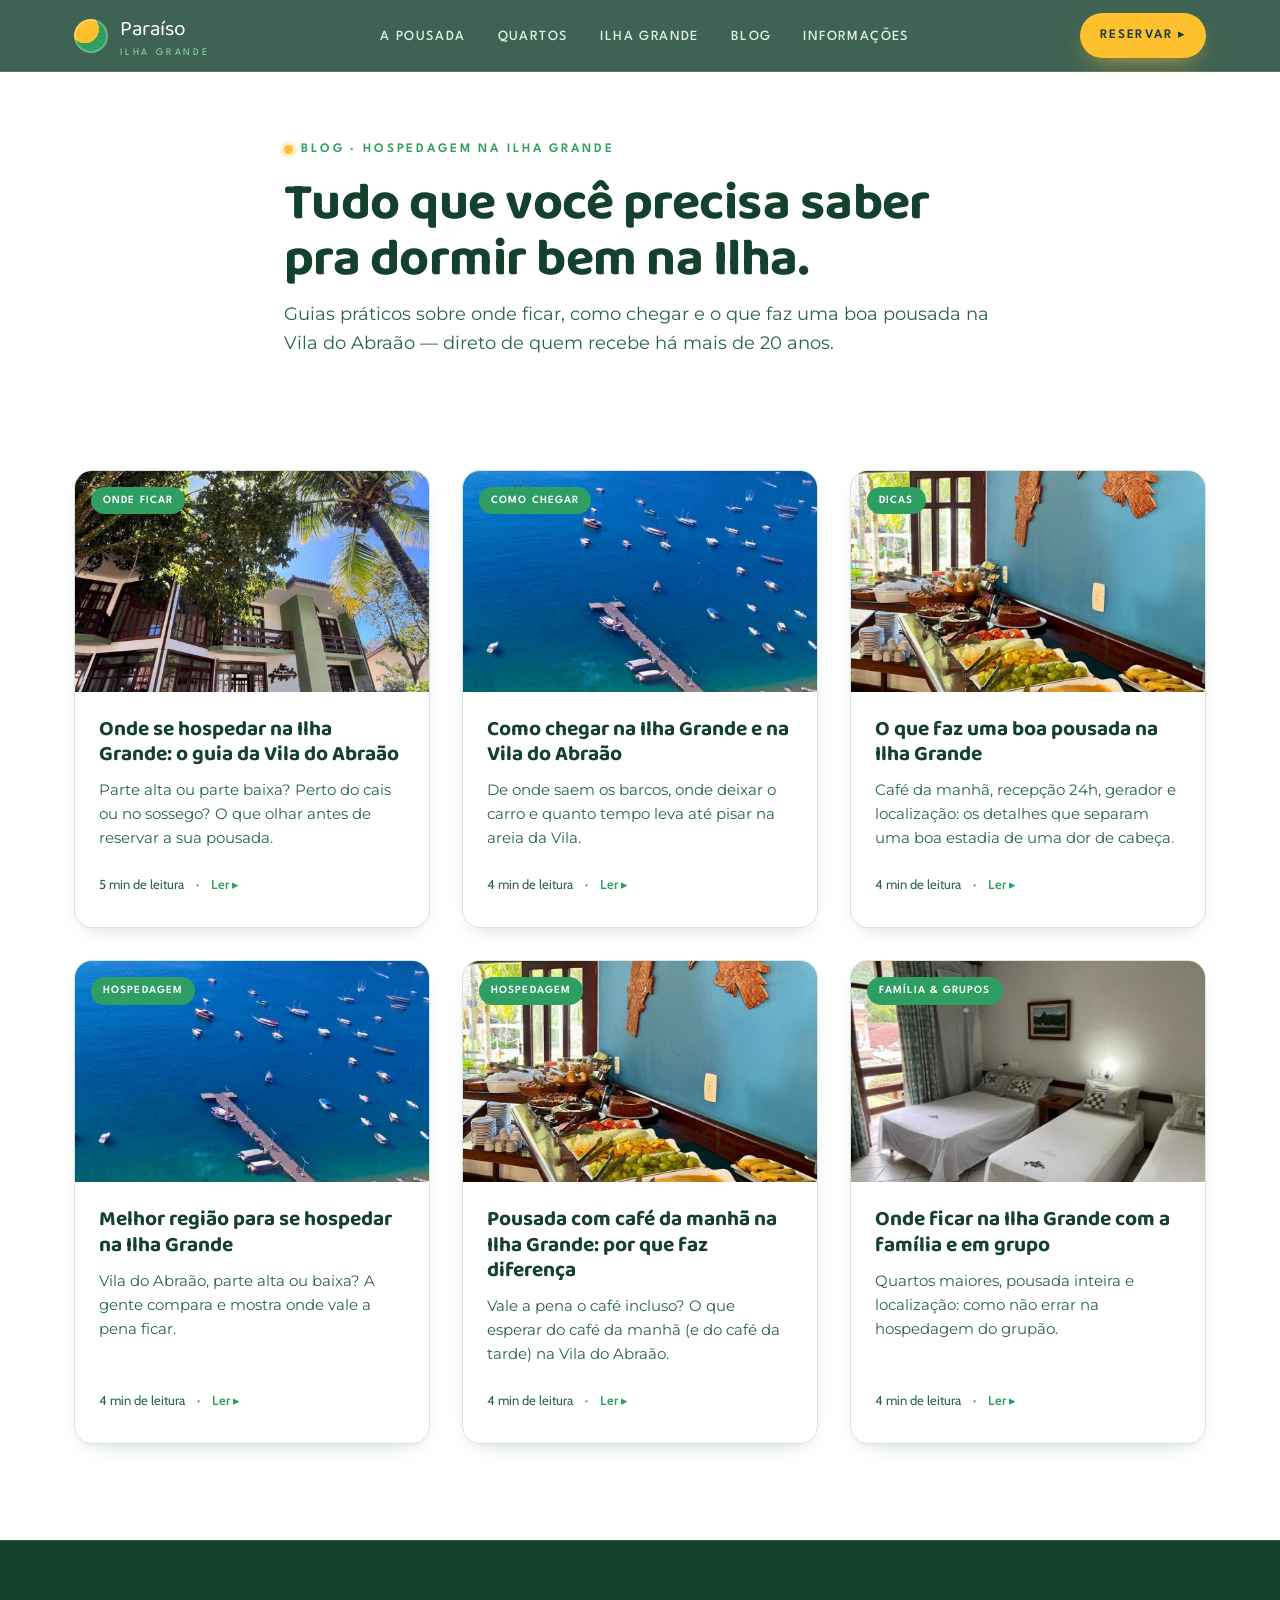
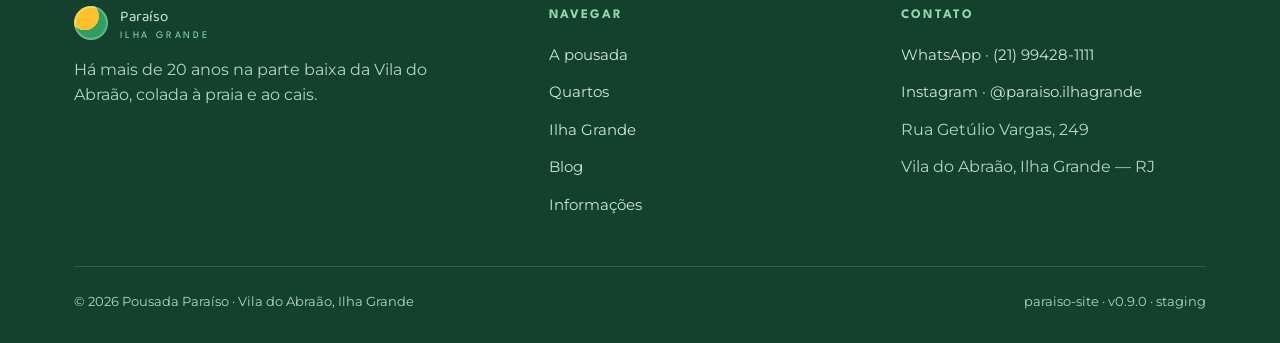
<file: blog/index.html>
<!DOCTYPE html>
<html lang="pt-BR">
<head>
<meta charset="UTF-8" />
<meta name="viewport" content="width=device-width, initial-scale=1" />
<meta name="theme-color" content="#14402E" />
<link rel="icon" type="image/png" href="../assets/img/favicon.png" />
<link rel="apple-touch-icon" href="../assets/img/apple-touch-icon.png" />
<title>Blog · Pousada Paraíso — dicas de hospedagem na Ilha Grande</title>
<meta name="description" content="Dicas de hospedagem na Ilha Grande: onde ficar na Vila do Abraão, como chegar e o que faz uma boa pousada. O guia da Pousada Paraíso." />
<link rel="canonical" href="https://paraisoilhagrande.com.br/blog/" />
<meta property="og:type" content="website" />
<meta property="og:site_name" content="Pousada Paraíso Ilha Grande" />
<meta property="og:locale" content="pt_BR" />
<meta property="og:title" content="Blog · Pousada Paraíso — dicas de hospedagem na Ilha Grande" />
<meta property="og:description" content="Onde ficar na Vila do Abraão, como chegar e o que faz uma boa pousada na Ilha Grande." />
<meta property="og:url" content="https://paraisoilhagrande.com.br/blog/" />
<meta property="og:image" content="https://paraisoilhagrande.com.br/assets/img/og.jpg" />
<link rel="preconnect" href="https://fonts.googleapis.com" />
<link rel="preconnect" href="https://fonts.gstatic.com" crossorigin />
<link href="https://fonts.googleapis.com/css2?family=Baloo+Bhai+2:wght@500;600;700;800&family=Baloo+Thambi+2:wght@600;700;800&family=Cabin:wght@400;500;600&family=League+Spartan:wght@500;600;700&family=Montserrat:wght@400;500;600&display=swap" rel="stylesheet" />
<link rel="stylesheet" href="../assets/styles.css" />
</head>
<body>

<header class="nav">
  <div class="wrap">
    <a class="brand" href="/" aria-label="Pousada Paraíso — início">
      <span class="brand__mark" aria-hidden="true"></span>
      <span>Paraíso<small>Ilha Grande</small></span>
    </a>
    <nav aria-label="Navegação principal">
      <ul class="nav__links" id="navLinks">
        <li><a href="/#pousada">A Pousada</a></li>
        <li><a href="/#quartos">Quartos</a></li>
        <li><a href="/#ilha">Ilha Grande</a></li>
        <li><a href="/blog/">Blog</a></li>
        <li><a href="/#info">Informações</a></li>
      </ul>
    </nav>
    <div class="nav__cta">
      <a class="btn btn--sol btn--sm" href="/#reservar">Reservar ▸</a>
      <button class="nav__toggle" id="navToggle" aria-label="Abrir menu" aria-expanded="false" aria-controls="navLinks">
        <svg viewBox="0 0 24 24" fill="none" stroke="currentColor" stroke-width="2"><path d="M3 6h18M3 12h18M3 18h18"/></svg>
      </button>
    </div>
  </div>
</header>

<main>
  <section class="section bloghead">
    <div class="wrap">
      <span class="eyebrow">Blog · Hospedagem na Ilha Grande</span>
      <h1 class="display">Tudo que você precisa saber pra dormir bem na Ilha.</h1>
      <p>Guias práticos sobre onde ficar, como chegar e o que faz uma boa pousada na Vila do Abraão — direto de quem recebe há mais de 20 anos.</p>
    </div>
  </section>

  <section class="section" style="padding-top:0">
    <div class="wrap">
      <div class="blog-grid">

        <a class="bcard" href="/blog/onde-se-hospedar-na-ilha-grande">
          <div class="bcard__media"><img src="../assets/img/hero.jpg" alt="Pousada na Vila do Abraão, Ilha Grande" loading="lazy" /><span class="bcard__cat">Onde ficar</span></div>
          <div class="bcard__body">
            <h3>Onde se hospedar na Ilha Grande: o guia da Vila do Abraão</h3>
            <p>Parte alta ou parte baixa? Perto do cais ou no sossego? O que olhar antes de reservar a sua pousada.</p>
            <div class="bcard__meta"><span>5 min de leitura</span> · <span class="bcard__go">Ler ▸</span></div>
          </div>
        </a>

        <a class="bcard" href="/blog/como-chegar-na-ilha-grande">
          <div class="bcard__media"><img src="../assets/img/ilha-vila.jpg" alt="Vila do Abraão vista do mar, com os barcos" loading="lazy" /><span class="bcard__cat">Como chegar</span></div>
          <div class="bcard__body">
            <h3>Como chegar na Ilha Grande e na Vila do Abraão</h3>
            <p>De onde saem os barcos, onde deixar o carro e quanto tempo leva até pisar na areia da Vila.</p>
            <div class="bcard__meta"><span>4 min de leitura</span> · <span class="bcard__go">Ler ▸</span></div>
          </div>
        </a>

        <a class="bcard" href="/blog/o-que-faz-uma-boa-pousada">
          <div class="bcard__media"><img src="../assets/img/galeria-3.jpg" alt="Café da manhã servido na pousada" loading="lazy" /><span class="bcard__cat">Dicas</span></div>
          <div class="bcard__body">
            <h3>O que faz uma boa pousada na Ilha Grande</h3>
            <p>Café da manhã, recepção 24h, gerador e localização: os detalhes que separam uma boa estadia de uma dor de cabeça.</p>
            <div class="bcard__meta"><span>4 min de leitura</span> · <span class="bcard__go">Ler ▸</span></div>
          </div>
        </a>

        <a class="bcard" href="/blog/melhor-regiao-para-ficar-na-ilha-grande">
          <div class="bcard__media"><img src="../assets/img/ilha-vila.jpg" alt="Vila do Abraão vista do alto" loading="lazy" /><span class="bcard__cat">Hospedagem</span></div>
          <div class="bcard__body">
            <h3>Melhor região para se hospedar na Ilha Grande</h3>
            <p>Vila do Abraão, parte alta ou baixa? A gente compara e mostra onde vale a pena ficar.</p>
            <div class="bcard__meta"><span>4 min de leitura</span> · <span class="bcard__go">Ler ▸</span></div>
          </div>
        </a>

        <a class="bcard" href="/blog/pousada-com-cafe-da-manha-ilha-grande">
          <div class="bcard__media"><img src="../assets/img/galeria-3.jpg" alt="Mesa de café da manhã da pousada" loading="lazy" /><span class="bcard__cat">Hospedagem</span></div>
          <div class="bcard__body">
            <h3>Pousada com café da manhã na Ilha Grande: por que faz diferença</h3>
            <p>Vale a pena o café incluso? O que esperar do café da manhã (e do café da tarde) na Vila do Abraão.</p>
            <div class="bcard__meta"><span>4 min de leitura</span> · <span class="bcard__go">Ler ▸</span></div>
          </div>
        </a>

        <a class="bcard" href="/blog/onde-ficar-na-ilha-grande-familia-grupos">
          <div class="bcard__media"><img src="../assets/img/quarto-quadruplo.jpg" alt="Quarto quádruplo para família" loading="lazy" /><span class="bcard__cat">Família &amp; grupos</span></div>
          <div class="bcard__body">
            <h3>Onde ficar na Ilha Grande com a família e em grupo</h3>
            <p>Quartos maiores, pousada inteira e localização: como não errar na hospedagem do grupão.</p>
            <div class="bcard__meta"><span>4 min de leitura</span> · <span class="bcard__go">Ler ▸</span></div>
          </div>
        </a>

      </div>
    </div>
  </section>
</main>

<footer class="foot">
  <div class="wrap">
    <div class="foot__grid">
      <div>
        <a class="brand" href="/" style="margin-bottom:var(--s4)"><span class="brand__mark" aria-hidden="true"></span><span>Paraíso<small>Ilha Grande</small></span></a>
        <p style="max-width:36ch">Há mais de 20 anos na parte baixa da Vila do Abraão, colada à praia e ao cais.</p>
      </div>
      <div>
        <h4>Navegar</h4>
        <ul>
          <li><a href="/#pousada">A pousada</a></li>
          <li><a href="/#quartos">Quartos</a></li>
          <li><a href="/#ilha">Ilha Grande</a></li>
          <li><a href="/blog/">Blog</a></li>
          <li><a href="/#info">Informações</a></li>
        </ul>
      </div>
      <div>
        <h4>Contato</h4>
        <ul>
          <li><a href="https://wa.me/5521994281111" target="_blank" rel="noopener">WhatsApp · (21) 99428-1111</a></li>
          <li><a href="https://instagram.com/paraiso.ilhagrande" target="_blank" rel="noopener">Instagram · @paraiso.ilhagrande</a></li>
          <li>Rua Getúlio Vargas, 249</li>
          <li>Vila do Abraão, Ilha Grande — RJ</li>
        </ul>
      </div>
    </div>
    <div class="foot__bottom">
      <span>© 2026 Pousada Paraíso · Vila do Abraão, Ilha Grande</span>
      <span>paraiso-site · v0.9.0 · staging</span>
    </div>
  </div>
</footer>

<a class="mobile-book" href="https://wa.me/5521994281111?text=Ol%C3%A1!%20Quero%20reservar%20na%20Pousada%20Para%C3%ADso." target="_blank" rel="noopener">Reservar no WhatsApp ▸</a>
<script src="../assets/app.js"></script>
</body>
</html>
</file>
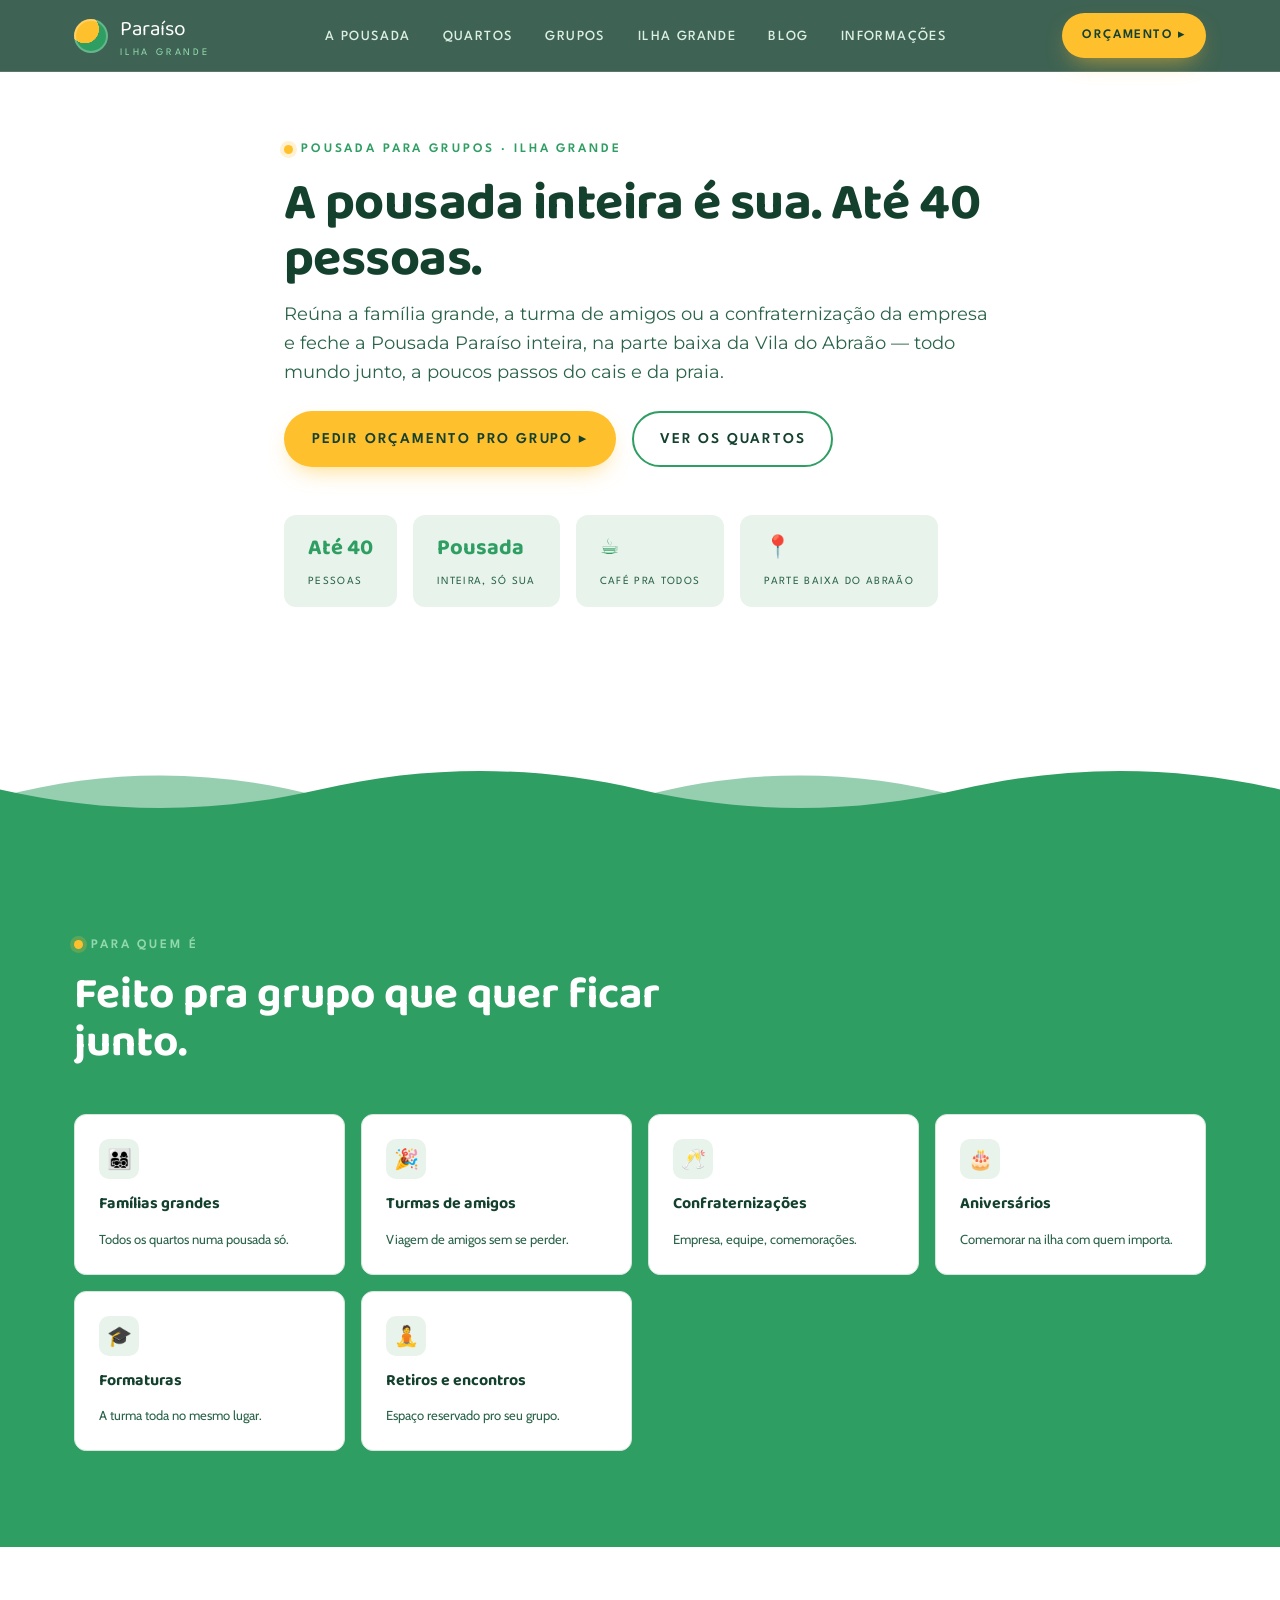
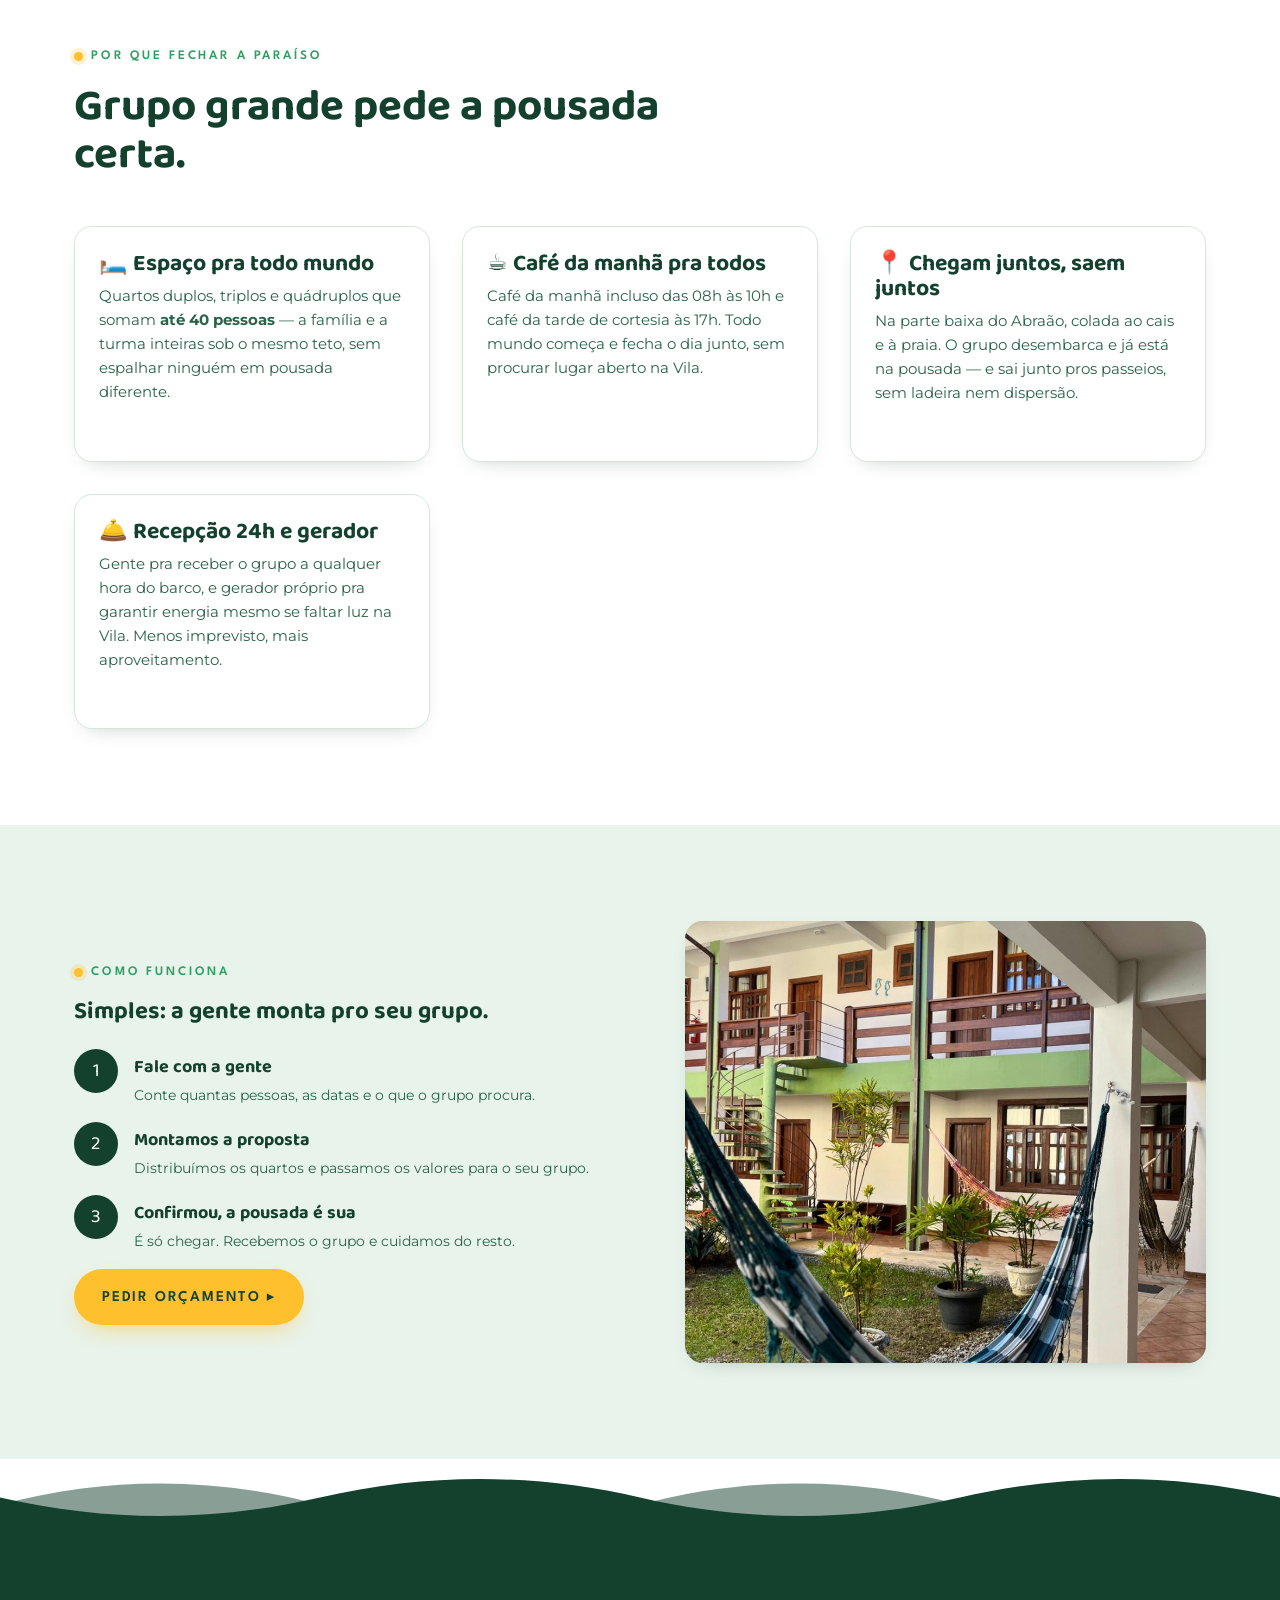
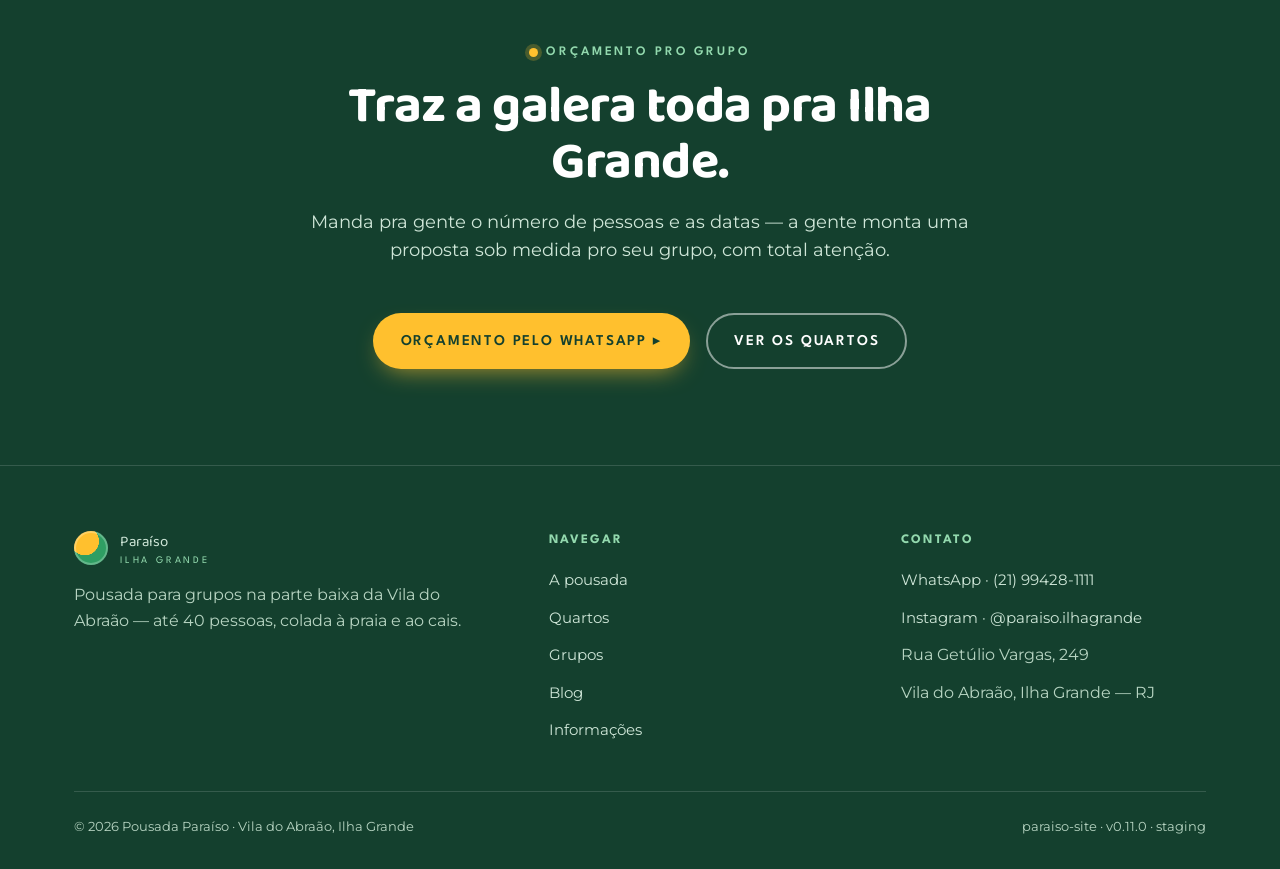
<file: grupos.html>
<!DOCTYPE html>
<html lang="pt-BR">
<head>
<meta charset="UTF-8" />
<meta name="viewport" content="width=device-width, initial-scale=1" />
<meta name="theme-color" content="#14402E" />
<link rel="icon" type="image/png" href="assets/img/favicon.png" />
<link rel="apple-touch-icon" href="assets/img/apple-touch-icon.png" />
<title>Pousada para grupos na Ilha Grande — a pousada inteira, até 40 pessoas</title>
<meta name="description" content="Pousada para grupos na Ilha Grande: feche a Pousada Paraíso inteira, até 40 pessoas, na parte baixa da Vila do Abraão. Ideal para famílias, grupos de amigos, confraternizações e eventos. Peça seu orçamento no WhatsApp." />
<meta name="keywords" content="pousada para grupos ilha grande, alugar pousada inteira ilha grande, pousada inteira vila do abraão, hospedagem para grupos ilha grande, pousada para eventos ilha grande" />
<link rel="canonical" href="https://paraisoilhagrande.com.br/grupos" />
<meta property="og:type" content="website" />
<meta property="og:site_name" content="Pousada Paraíso Ilha Grande" />
<meta property="og:locale" content="pt_BR" />
<meta property="og:title" content="Pousada para grupos na Ilha Grande — a pousada inteira, até 40 pessoas" />
<meta property="og:description" content="Feche a Pousada Paraíso inteira para o seu grupo, até 40 pessoas, na parte baixa da Vila do Abraão. Peça seu orçamento." />
<meta property="og:url" content="https://paraisoilhagrande.com.br/grupos" />
<meta property="og:image" content="https://paraisoilhagrande.com.br/assets/img/og.jpg" />
<meta name="twitter:card" content="summary_large_image" />
<script type="application/ld+json">
{ "@context":"https://schema.org","@type":"BreadcrumbList","itemListElement":[
  {"@type":"ListItem","position":1,"name":"Pousada Paraíso","item":"https://paraisoilhagrande.com.br/"},
  {"@type":"ListItem","position":2,"name":"Pousada para grupos","item":"https://paraisoilhagrande.com.br/grupos"}
]}
</script>
<link rel="preconnect" href="https://fonts.googleapis.com" />
<link rel="preconnect" href="https://fonts.gstatic.com" crossorigin />
<link href="https://fonts.googleapis.com/css2?family=Baloo+Bhai+2:wght@500;600;700;800&family=Baloo+Thambi+2:wght@600;700;800&family=Cabin:wght@400;500;600&family=League+Spartan:wght@500;600;700&family=Montserrat:wght@400;500;600&display=swap" rel="stylesheet" />
<link rel="stylesheet" href="assets/styles.css" />
</head>
<body>

<header class="nav">
  <div class="wrap">
    <a class="brand" href="/" aria-label="Pousada Paraíso — início"><span class="brand__mark" aria-hidden="true"></span><span>Paraíso<small>Ilha Grande</small></span></a>
    <nav aria-label="Navegação principal">
      <ul class="nav__links" id="navLinks">
        <li><a href="/#pousada">A Pousada</a></li>
        <li><a href="/#quartos">Quartos</a></li>
        <li><a href="/grupos">Grupos</a></li>
        <li><a href="/#ilha">Ilha Grande</a></li>
        <li><a href="/blog/">Blog</a></li>
        <li><a href="/#info">Informações</a></li>
      </ul>
    </nav>
    <div class="nav__cta">
      <a class="btn btn--sol btn--sm" href="#orcamento">Orçamento ▸</a>
      <button class="nav__toggle" id="navToggle" aria-label="Abrir menu" aria-expanded="false" aria-controls="navLinks"><svg viewBox="0 0 24 24" fill="none" stroke="currentColor" stroke-width="2"><path d="M3 6h18M3 12h18M3 18h18"/></svg></button>
    </div>
  </div>
</header>

<main>
  <section class="section bloghead">
    <div class="wrap">
      <span class="eyebrow">Pousada para grupos · Ilha Grande</span>
      <h1 class="display">A pousada inteira é sua. Até 40 pessoas.</h1>
      <p>Reúna a família grande, a turma de amigos ou a confraternização da empresa e feche a Pousada Paraíso inteira, na parte baixa da Vila do Abraão — todo mundo junto, a poucos passos do cais e da praia.</p>
      <div class="hero__actions" style="margin-top:var(--s5)">
        <a class="btn btn--sol" href="#orcamento">Pedir orçamento pro grupo ▸</a>
        <a class="btn btn--ghost" href="/#quartos">Ver os quartos</a>
      </div>
      <div class="info-quick" style="margin-top:var(--s7)">
        <div class="q"><b>Até 40</b><span>Pessoas</span></div>
        <div class="q"><b>Pousada</b><span>Inteira, só sua</span></div>
        <div class="q"><b>☕</b><span>Café pra todos</span></div>
        <div class="q"><b>📍</b><span>Parte baixa do Abraão</span></div>
      </div>
    </div>
  </section>

  <div class="onda" aria-hidden="true" style="background:transparent">
    <svg viewBox="0 0 1440 100" preserveAspectRatio="none" xmlns="http://www.w3.org/2000/svg">
      <path class="l2" fill="#2F9E63" d="M0,54 C120,22 240,22 360,54 C480,86 600,86 720,54 C840,22 960,22 1080,54 C1200,86 1320,86 1440,54 C1560,22 1680,22 1800,54 C1920,86 2040,86 2160,54 C2280,22 2400,22 2520,54 C2640,86 2760,86 2880,54 L2880,100 L0,100 Z"/>
      <path class="l1" fill="#2F9E63" d="M0,46 C120,74 240,74 360,46 C480,18 600,18 720,46 C840,74 960,74 1080,46 C1200,18 1320,18 1440,46 C1560,74 1680,74 1800,46 C1920,18 2040,18 2160,46 C2280,74 2400,74 2520,46 C2640,18 2760,18 2880,46 L2880,100 L0,100 Z"/>
    </svg>
  </div>

  <section class="section bg-tropical on-dark">
    <div class="wrap">
      <div class="section-head"><span class="eyebrow">Para quem é</span><h2>Feito pra grupo que quer ficar junto.</h2></div>
      <div class="amen">
        <div class="a"><div class="ic" aria-hidden="true">👨‍👩‍👧‍👦</div><b>Famílias grandes</b><small>Todos os quartos numa pousada só.</small></div>
        <div class="a"><div class="ic" aria-hidden="true">🎉</div><b>Turmas de amigos</b><small>Viagem de amigos sem se perder.</small></div>
        <div class="a"><div class="ic" aria-hidden="true">🥂</div><b>Confraternizações</b><small>Empresa, equipe, comemorações.</small></div>
        <div class="a"><div class="ic" aria-hidden="true">🎂</div><b>Aniversários</b><small>Comemorar na ilha com quem importa.</small></div>
        <div class="a"><div class="ic" aria-hidden="true">🎓</div><b>Formaturas</b><small>A turma toda no mesmo lugar.</small></div>
        <div class="a"><div class="ic" aria-hidden="true">🧘</div><b>Retiros e encontros</b><small>Espaço reservado pro seu grupo.</small></div>
      </div>
    </div>
  </section>

  <section class="section">
    <div class="wrap">
      <div class="section-head"><span class="eyebrow">Por que fechar a Paraíso</span><h2>Grupo grande pede a pousada certa.</h2></div>
      <div class="cards">
        <div class="pcard"><div class="pcard__body">
          <h3>🛏️ Espaço pra todo mundo</h3>
          <p class="pcard__desc">Quartos duplos, triplos e quádruplos que somam <b>até 40 pessoas</b> — a família e a turma inteiras sob o mesmo teto, sem espalhar ninguém em pousada diferente.</p>
        </div></div>
        <div class="pcard"><div class="pcard__body">
          <h3>☕ Café da manhã pra todos</h3>
          <p class="pcard__desc">Café da manhã incluso das 08h às 10h e café da tarde de cortesia às 17h. Todo mundo começa e fecha o dia junto, sem procurar lugar aberto na Vila.</p>
        </div></div>
        <div class="pcard"><div class="pcard__body">
          <h3>📍 Chegam juntos, saem juntos</h3>
          <p class="pcard__desc">Na parte baixa do Abraão, colada ao cais e à praia. O grupo desembarca e já está na pousada — e sai junto pros passeios, sem ladeira nem dispersão.</p>
        </div></div>
        <div class="pcard"><div class="pcard__body">
          <h3>🛎️ Recepção 24h e gerador</h3>
          <p class="pcard__desc">Gente pra receber o grupo a qualquer hora do barco, e gerador próprio pra garantir energia mesmo se faltar luz na Vila. Menos imprevisto, mais aproveitamento.</p>
        </div></div>
      </div>
    </div>
  </section>

  <section class="section bg-brisa">
    <div class="wrap arrive">
      <div>
        <span class="eyebrow">Como funciona</span>
        <h2>Simples: a gente monta pro seu grupo.</h2>
        <ol class="arrive__steps">
          <li><span class="n">1</span><div><h4>Fale com a gente</h4><p>Conte quantas pessoas, as datas e o que o grupo procura.</p></div></li>
          <li><span class="n">2</span><div><h4>Montamos a proposta</h4><p>Distribuímos os quartos e passamos os valores para o seu grupo.</p></div></li>
          <li><span class="n">3</span><div><h4>Confirmou, a pousada é sua</h4><p>É só chegar. Recebemos o grupo e cuidamos do resto.</p></div></li>
        </ol>
        <a class="btn btn--sol" href="#orcamento" style="margin-top:var(--s4)">Pedir orçamento ▸</a>
      </div>
      <div class="arrive__map" style="background:linear-gradient(135deg,var(--menta),var(--brisa))">
        <img class="slot" src="assets/img/pousada-1.jpg" alt="Pousada Paraíso, ideal para grupos na Vila do Abraão" loading="lazy" onerror="this.remove()" />
      </div>
    </div>
  </section>

  <div class="onda" aria-hidden="true" style="background:transparent">
    <svg viewBox="0 0 1440 100" preserveAspectRatio="none" xmlns="http://www.w3.org/2000/svg">
      <path class="l2" fill="#14402E" d="M0,54 C120,22 240,22 360,54 C480,86 600,86 720,54 C840,22 960,22 1080,54 C1200,86 1320,86 1440,54 C1560,22 1680,22 1800,54 C1920,86 2040,86 2160,54 C2280,22 2400,22 2520,54 C2640,86 2760,86 2880,54 L2880,100 L0,100 Z"/>
      <path class="l1" fill="#14402E" d="M0,46 C120,74 240,74 360,46 C480,18 600,18 720,46 C840,74 960,74 1080,46 C1200,18 1320,18 1440,46 C1560,74 1680,74 1800,46 C1920,18 2040,18 2160,46 C2280,74 2400,74 2520,46 C2640,18 2760,18 2880,46 L2880,100 L0,100 Z"/>
    </svg>
  </div>

  <section class="section bg-palmeira book on-dark" id="orcamento">
    <div class="wrap">
      <span class="eyebrow">Orçamento pro grupo</span>
      <h2 class="display">Traz a galera toda pra Ilha Grande.</h2>
      <p>Manda pra gente o número de pessoas e as datas — a gente monta uma proposta sob medida pro seu grupo, com total atenção.</p>
      <div class="book__actions">
        <a class="btn btn--sol" href="https://wa.me/5521994281111?text=Ol%C3%A1!%20Quero%20um%20or%C3%A7amento%20para%20o%20meu%20GRUPO%20na%20Pousada%20Para%C3%ADso." target="_blank" rel="noopener">Orçamento pelo WhatsApp ▸</a>
        <a class="btn btn--ghost-light" href="/#quartos">Ver os quartos</a>
      </div>
    </div>
  </section>
</main>

<footer class="foot">
  <div class="wrap">
    <div class="foot__grid">
      <div>
        <a class="brand" href="/" style="margin-bottom:var(--s4)"><span class="brand__mark" aria-hidden="true"></span><span>Paraíso<small>Ilha Grande</small></span></a>
        <p style="max-width:36ch">Pousada para grupos na parte baixa da Vila do Abraão — até 40 pessoas, colada à praia e ao cais.</p>
      </div>
      <div>
        <h4>Navegar</h4>
        <ul>
          <li><a href="/#pousada">A pousada</a></li>
          <li><a href="/#quartos">Quartos</a></li>
          <li><a href="/grupos">Grupos</a></li>
          <li><a href="/blog/">Blog</a></li>
          <li><a href="/#info">Informações</a></li>
        </ul>
      </div>
      <div>
        <h4>Contato</h4>
        <ul>
          <li><a href="https://wa.me/5521994281111" target="_blank" rel="noopener">WhatsApp · (21) 99428-1111</a></li>
          <li><a href="https://instagram.com/paraiso.ilhagrande" target="_blank" rel="noopener">Instagram · @paraiso.ilhagrande</a></li>
          <li>Rua Getúlio Vargas, 249</li>
          <li>Vila do Abraão, Ilha Grande — RJ</li>
        </ul>
      </div>
    </div>
    <div class="foot__bottom"><span>© 2026 Pousada Paraíso · Vila do Abraão, Ilha Grande</span><span>paraiso-site · v0.11.0 · staging</span></div>
  </div>
</footer>

<a class="mobile-book" href="https://wa.me/5521994281111?text=Ol%C3%A1!%20Quero%20um%20or%C3%A7amento%20para%20o%20meu%20GRUPO%20na%20Pousada%20Para%C3%ADso." target="_blank" rel="noopener">Orçamento pro grupo ▸</a>
<script src="assets/app.js"></script>
</body>
</html>
</file>
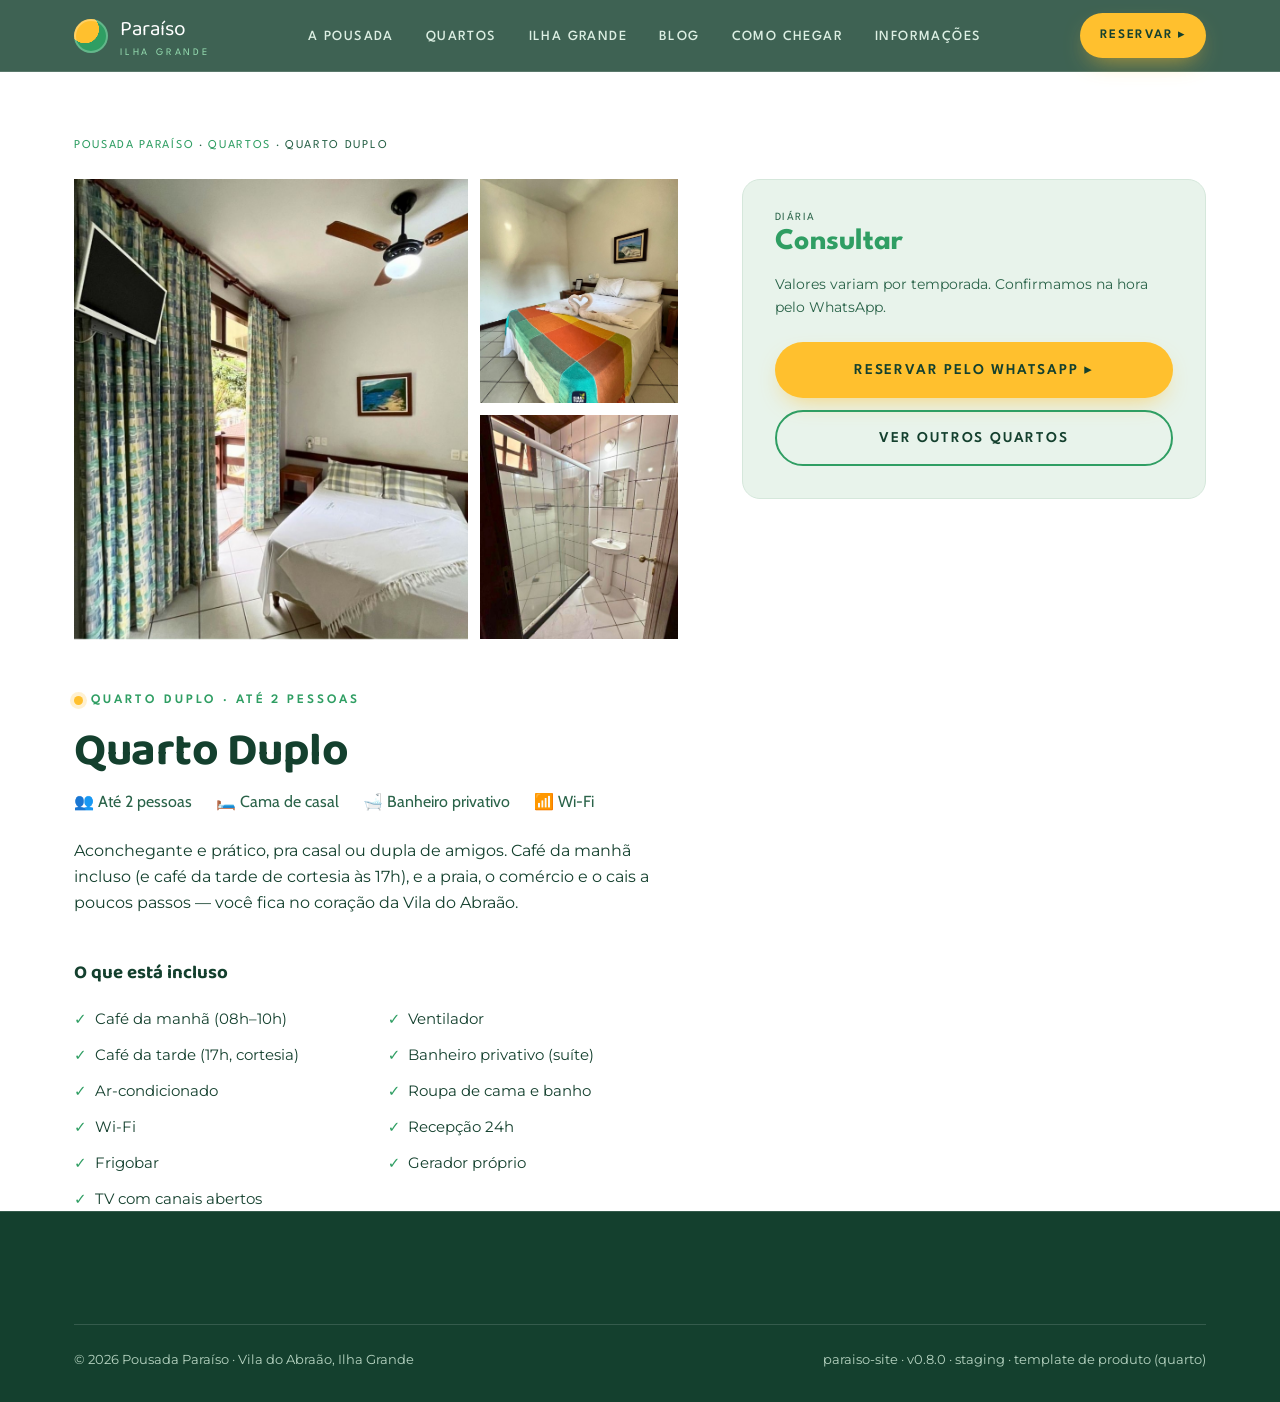
<file: quarto.html>
<!DOCTYPE html>
<html lang="pt-BR">
<head>
<meta charset="UTF-8" />
<meta name="viewport" content="width=device-width, initial-scale=1" />
<meta name="theme-color" content="#14402E" />
<link rel="icon" type="image/png" href="assets/img/favicon.png" />
<link rel="apple-touch-icon" href="assets/img/apple-touch-icon.png" />
<title>Quarto Duplo · Pousada Paraíso — Ilha Grande</title>
<meta name="description" content="Quarto Duplo da Pousada Paraíso, Vila do Abraão, Ilha Grande. Café da manhã incluso, banheiro privativo e a Vila a poucos passos. Reserve pelo WhatsApp." />
<link rel="canonical" href="https://paraisoilhagrande.com.br/quarto" />
<meta property="og:type" content="website" />
<meta property="og:site_name" content="Pousada Paraíso Ilha Grande" />
<meta property="og:locale" content="pt_BR" />
<meta property="og:title" content="Quarto Duplo · Pousada Paraíso — Ilha Grande" />
<meta property="og:description" content="Quarto Duplo com café da manhã incluso, banheiro privativo e a Vila do Abraão a poucos passos." />
<meta property="og:url" content="https://paraisoilhagrande.com.br/quarto" />
<meta property="og:image" content="https://paraisoilhagrande.com.br/assets/img/quarto-duplo-1.jpg" />
<meta name="twitter:card" content="summary_large_image" />
<link rel="preconnect" href="https://fonts.googleapis.com" />
<link rel="preconnect" href="https://fonts.gstatic.com" crossorigin />
<link href="https://fonts.googleapis.com/css2?family=Baloo+Bhai+2:wght@500;600;700;800&family=Baloo+Thambi+2:wght@600;700;800&family=Cabin:wght@400;500;600&family=League+Spartan:wght@500;600;700&family=Montserrat:wght@400;500;600&display=swap" rel="stylesheet" />
<link rel="stylesheet" href="assets/styles.css" />
</head>
<body>

<header class="nav">
  <div class="wrap">
    <a class="brand" href="/" aria-label="Pousada Paraíso — início">
      <span class="brand__mark" aria-hidden="true"></span>
      <span>Paraíso<small>Ilha Grande</small></span>
    </a>
    <nav aria-label="Navegação principal">
      <ul class="nav__links" id="navLinks">
        <li><a href="/#pousada">A Pousada</a></li>
        <li><a href="/#quartos">Quartos</a></li>
        <li><a href="/#ilha">Ilha Grande</a></li>
        <li><a href="/blog/">Blog</a></li>
        <li><a href="/#chegar">Como chegar</a></li>
        <li><a href="/#info">Informações</a></li>
      </ul>
    </nav>
    <div class="nav__cta">
      <a class="btn btn--sol btn--sm" href="#reservar-quarto">Reservar ▸</a>
      <button class="nav__toggle" id="navToggle" aria-label="Abrir menu" aria-expanded="false" aria-controls="navLinks">
        <svg viewBox="0 0 24 24" fill="none" stroke="currentColor" stroke-width="2"><path d="M3 6h18M3 12h18M3 18h18"/></svg>
      </button>
    </div>
  </div>
</header>

<main class="pdp">
  <div class="wrap">
    <div class="pdp__crumbs"><a href="/">Pousada Paraíso</a> · <a href="/#quartos">Quartos</a> · Quarto Duplo</div>

    <div class="pdp__grid">
      <div>
        <div class="pdp__gallery" aria-label="Galeria de fotos do quarto">
          <div class="g"><img class="slot" src="assets/img/quarto-duplo-1.jpg" alt="Quarto Duplo — foto principal" loading="lazy" onerror="this.remove()" /><span class="ph">[ quarto-duplo-1.jpg ]</span></div>
          <div class="g"><img class="slot" src="assets/img/quarto-duplo-2.jpg" alt="Quarto Duplo — detalhe" loading="lazy" onerror="this.remove()" /><span class="ph">[ quarto-duplo-2.jpg ]</span></div>
          <div class="g"><img class="slot" src="assets/img/quarto-duplo-3.jpg" alt="Quarto Duplo — banheiro" loading="lazy" onerror="this.remove()" /><span class="ph">[ quarto-duplo-3.jpg ]</span></div>
        </div>

        <div style="margin-top:var(--s7)">
          <span class="eyebrow">Quarto Duplo · até 2 pessoas</span>
          <h1 class="display">Quarto Duplo</h1>
          <div class="pdp__meta">
            <span>👥 Até 2 pessoas</span>
            <span>🛏️ Cama de casal</span>
            <span>🛁 Banheiro privativo</span>
            <span>📶 Wi-Fi</span>
          </div>
          <p>Aconchegante e prático, pra casal ou dupla de amigos. Café da manhã incluso (e café da tarde de cortesia às 17h), e a praia, o comércio e o cais a poucos passos — você fica no coração da Vila do Abraão.</p>

          <h3 style="font-family:var(--titulo); margin:var(--s7) 0 var(--s2)">O que está incluso</h3>
          <ul class="pdp__amen">
            <li>Café da manhã (08h–10h)</li>
            <li>Café da tarde (17h, cortesia)</li>
            <li>Ar-condicionado</li>
            <li>Wi-Fi</li>
            <li>Frigobar</li>
            <li>TV com canais abertos</li>
            <li>Ventilador</li>
            <li>Banheiro privativo (suíte)</li>
            <li>Roupa de cama e banho</li>
            <li>Recepção 24h</li>
            <li>Gerador próprio</li>
          </ul>
        </div>
      </div>

      <aside class="pdp__box" id="reservar-quarto">
        <span class="price"><small>Diária</small><span class="todef" style="font-size:30px; font-weight:700; display:block; margin-top:4px">Consultar</span></span>
        <p style="font-size:14px; color:var(--palmeira-70); margin:var(--s4) 0 0">Valores variam por temporada. Confirmamos na hora pelo WhatsApp.</p>
        <a class="btn btn--sol" href="https://wa.me/5521994281111?text=Ol%C3%A1!%20Quero%20reservar%20o%20Quarto%20Duplo%20na%20Pousada%20Para%C3%ADso." target="_blank" rel="noopener">Reservar pelo WhatsApp ▸</a>
        <a class="btn btn--ghost" href="/#quartos" style="width:100%; justify-content:center; margin-top:var(--s3)">Ver outros quartos</a>
      </aside>
    </div>
  </div>
</main>

<footer class="foot">
  <div class="wrap">
    <div class="foot__bottom">
      <span>© 2026 Pousada Paraíso · Vila do Abraão, Ilha Grande</span>
      <span>paraiso-site · v0.8.0 · staging · template de produto (quarto)</span>
    </div>
  </div>
</footer>

<a class="mobile-book" href="https://wa.me/5521994281111?text=Ol%C3%A1!%20Quero%20reservar%20o%20Quarto%20Duplo%20na%20Pousada%20Para%C3%ADso." target="_blank" rel="noopener">Reservar no WhatsApp ▸</a>

<script src="assets/app.js"></script>
</body>
</html>
</file>
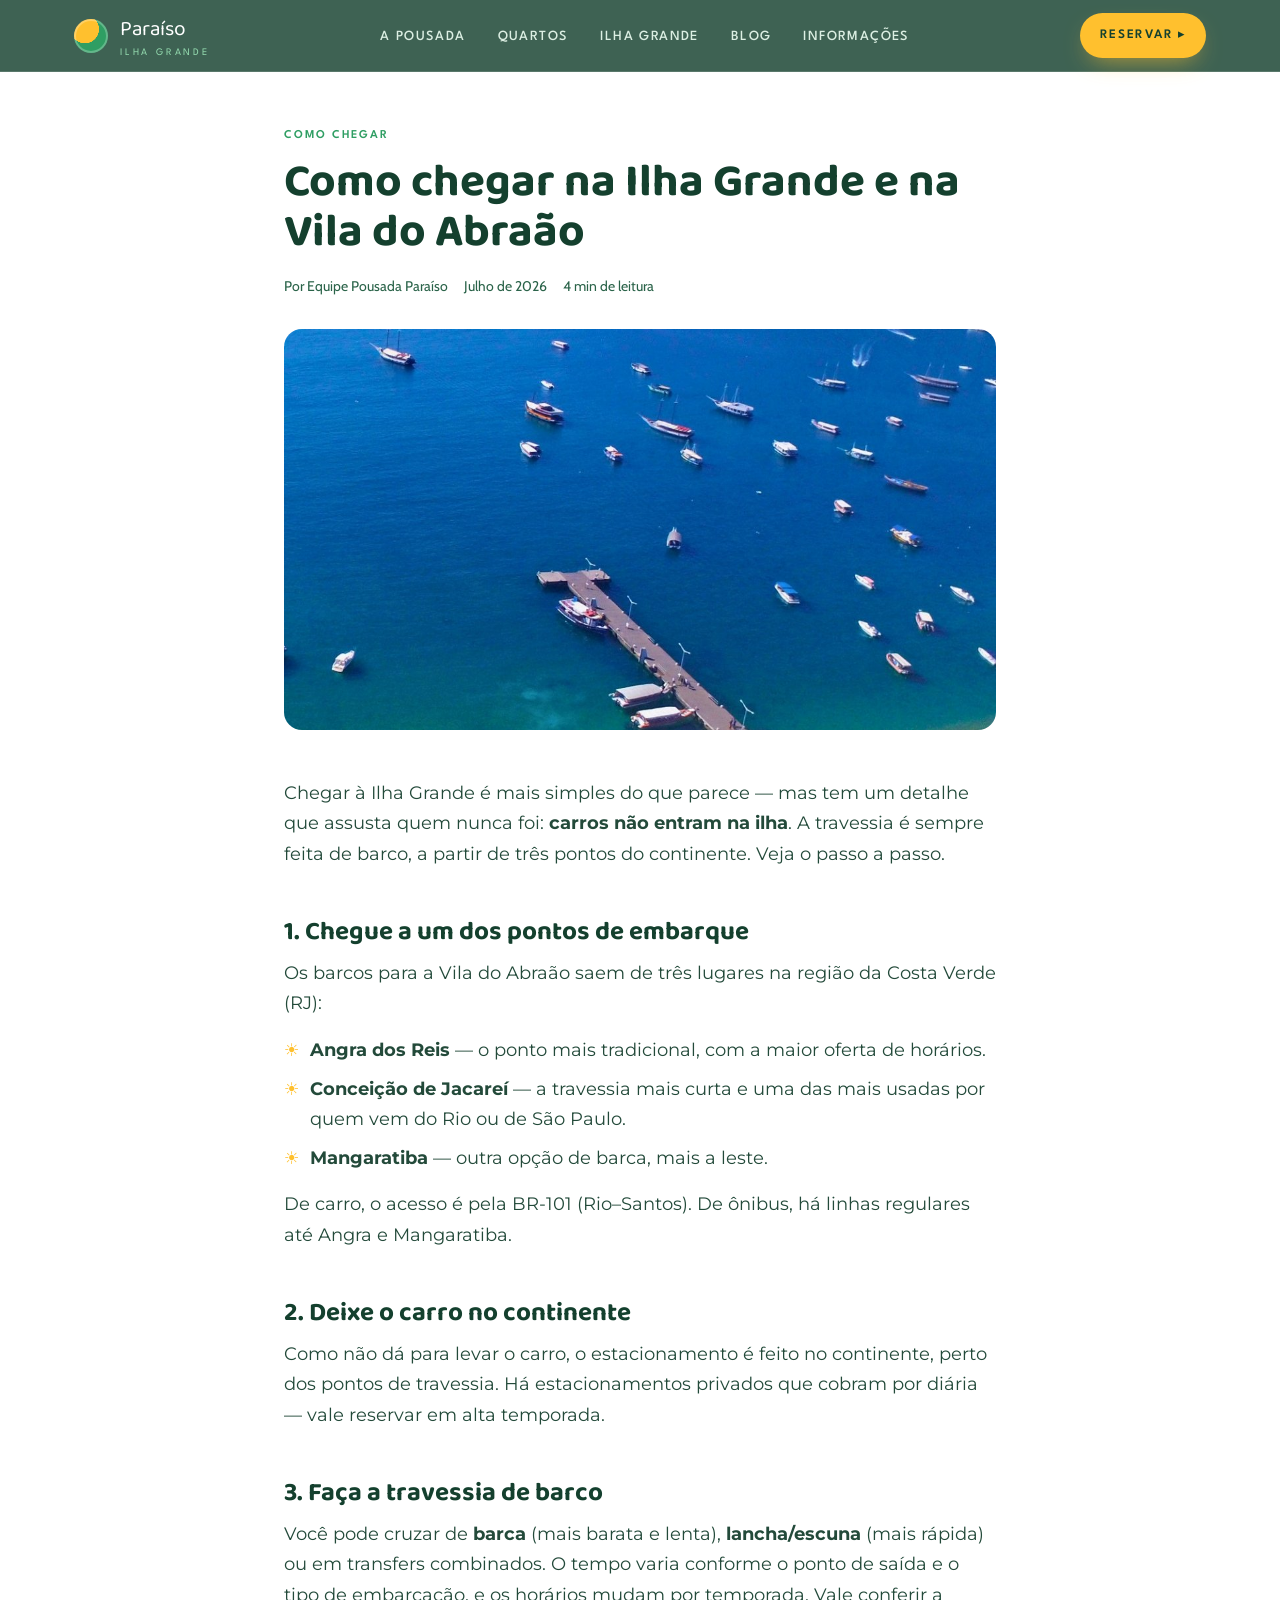
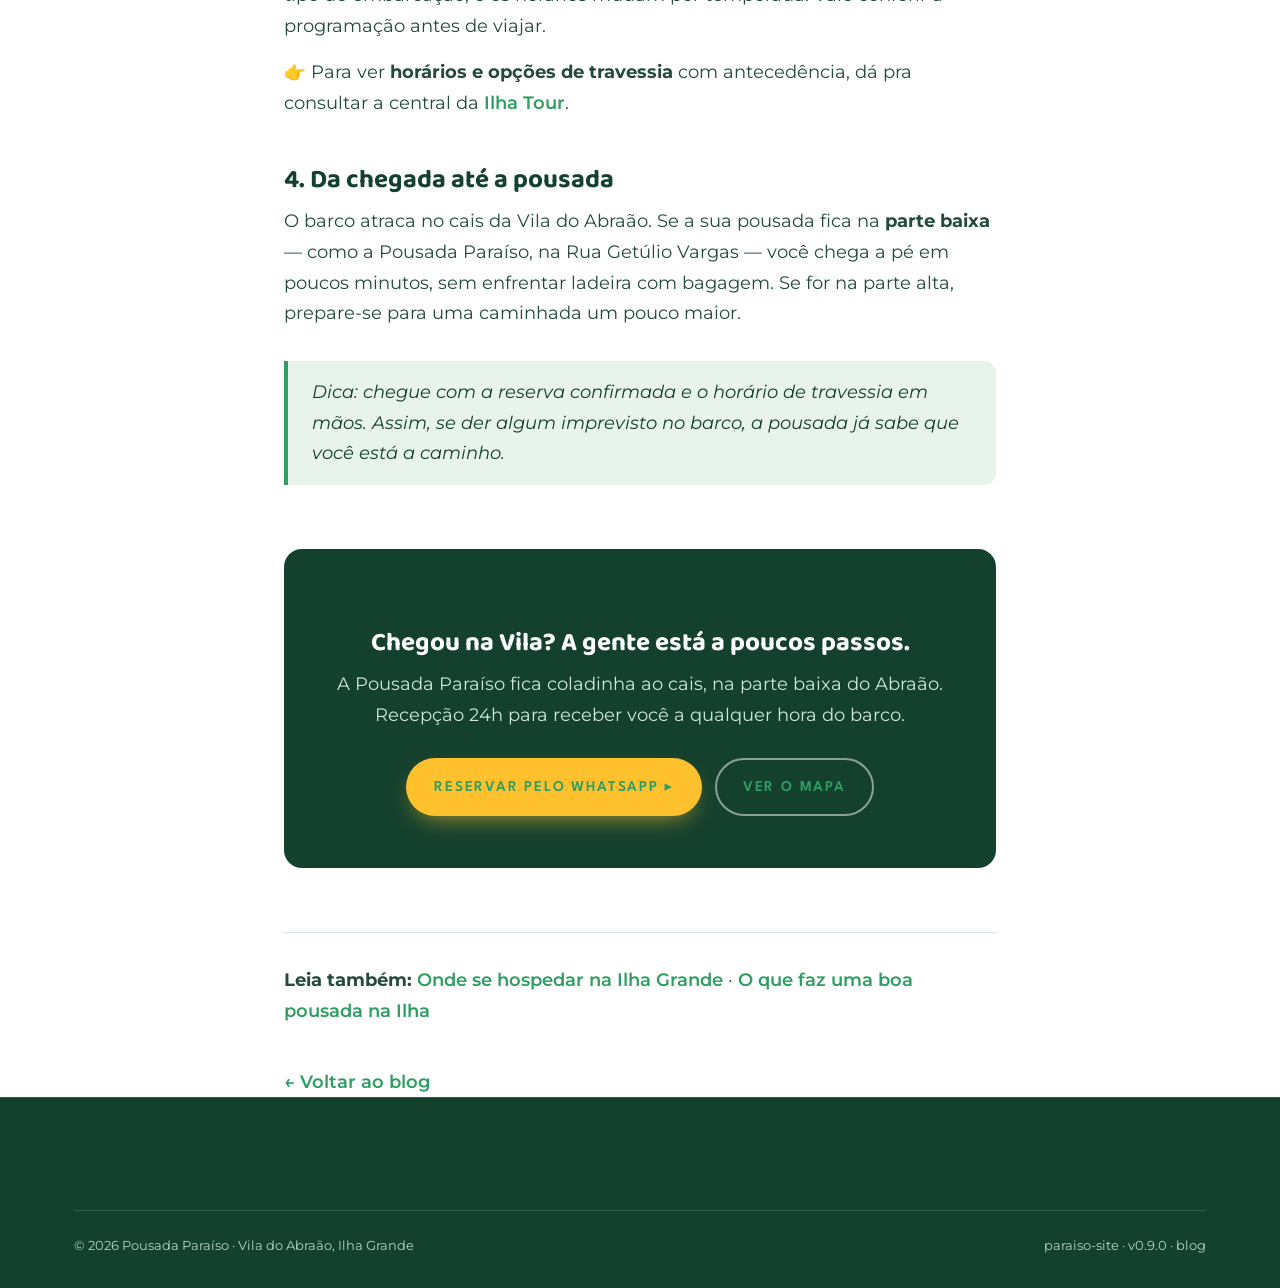
<file: blog/como-chegar-na-ilha-grande.html>
<!DOCTYPE html>
<html lang="pt-BR">
<head>
<meta charset="UTF-8" />
<meta name="viewport" content="width=device-width, initial-scale=1" />
<meta name="theme-color" content="#14402E" />
<link rel="icon" type="image/png" href="../assets/img/favicon.png" />
<link rel="apple-touch-icon" href="../assets/img/apple-touch-icon.png" />
<title>Como chegar na Ilha Grande e na Vila do Abraão</title>
<meta name="description" content="Como chegar na Ilha Grande: de onde saem os barcos (Angra, Conceição de Jacareí e Mangaratiba), onde deixar o carro e quanto tempo leva a travessia até a Vila do Abraão." />
<link rel="canonical" href="https://paraisoilhagrande.com.br/blog/como-chegar-na-ilha-grande" />
<meta property="og:type" content="article" />
<meta property="og:site_name" content="Pousada Paraíso Ilha Grande" />
<meta property="og:locale" content="pt_BR" />
<meta property="og:title" content="Como chegar na Ilha Grande e na Vila do Abraão" />
<meta property="og:description" content="De onde saem os barcos, onde deixar o carro e quanto tempo leva até a Vila do Abraão." />
<meta property="og:url" content="https://paraisoilhagrande.com.br/blog/como-chegar-na-ilha-grande" />
<meta property="og:image" content="https://paraisoilhagrande.com.br/assets/img/ilha-vila.jpg" />
<meta name="twitter:card" content="summary_large_image" />
<script type="application/ld+json">
{ "@context":"https://schema.org","@type":"BlogPosting",
  "headline":"Como chegar na Ilha Grande e na Vila do Abraão",
  "description":"De onde saem os barcos, onde deixar o carro e quanto tempo leva a travessia até a Vila do Abraão.",
  "image":"https://paraisoilhagrande.com.br/assets/img/ilha-vila.jpg",
  "datePublished":"2026-07-10","dateModified":"2026-07-10",
  "author":{"@type":"Organization","name":"Pousada Paraíso Ilha Grande"},
  "publisher":{"@type":"Organization","name":"Pousada Paraíso Ilha Grande","logo":{"@type":"ImageObject","url":"https://paraisoilhagrande.com.br/assets/img/apple-touch-icon.png"}},
  "mainEntityOfPage":"https://paraisoilhagrande.com.br/blog/como-chegar-na-ilha-grande" }
</script>
<link rel="preconnect" href="https://fonts.googleapis.com" />
<link rel="preconnect" href="https://fonts.gstatic.com" crossorigin />
<link href="https://fonts.googleapis.com/css2?family=Baloo+Bhai+2:wght@500;600;700;800&family=Baloo+Thambi+2:wght@600;700;800&family=Cabin:wght@400;500;600&family=League+Spartan:wght@500;600;700&family=Montserrat:wght@400;500;600&display=swap" rel="stylesheet" />
<link rel="stylesheet" href="../assets/styles.css" />
</head>
<body>

<header class="nav">
  <div class="wrap">
    <a class="brand" href="/" aria-label="Pousada Paraíso — início"><span class="brand__mark" aria-hidden="true"></span><span>Paraíso<small>Ilha Grande</small></span></a>
    <nav aria-label="Navegação principal">
      <ul class="nav__links" id="navLinks">
        <li><a href="/#pousada">A Pousada</a></li>
        <li><a href="/#quartos">Quartos</a></li>
        <li><a href="/#ilha">Ilha Grande</a></li>
        <li><a href="/blog/">Blog</a></li>
        <li><a href="/#info">Informações</a></li>
      </ul>
    </nav>
    <div class="nav__cta">
      <a class="btn btn--sol btn--sm" href="/#reservar">Reservar ▸</a>
      <button class="nav__toggle" id="navToggle" aria-label="Abrir menu" aria-expanded="false" aria-controls="navLinks"><svg viewBox="0 0 24 24" fill="none" stroke="currentColor" stroke-width="2"><path d="M3 6h18M3 12h18M3 18h18"/></svg></button>
    </div>
  </div>
</header>

<main class="post">
  <div class="wrap">
    <span class="post__cat">Como chegar</span>
    <h1>Como chegar na Ilha Grande e na Vila do Abraão</h1>
    <div class="post__meta"><span>Por Equipe Pousada Paraíso</span><span>Julho de 2026</span><span>4 min de leitura</span></div>
    <div class="post__cover"><img src="../assets/img/ilha-vila.jpg" alt="Vila do Abraão vista do mar, com os barcos ancorados" /></div>

    <div class="post__body">
      <p>Chegar à Ilha Grande é mais simples do que parece — mas tem um detalhe que assusta quem nunca foi: <strong>carros não entram na ilha</strong>. A travessia é sempre feita de barco, a partir de três pontos do continente. Veja o passo a passo.</p>

      <h2>1. Chegue a um dos pontos de embarque</h2>
      <p>Os barcos para a Vila do Abraão saem de três lugares na região da Costa Verde (RJ):</p>
      <ul>
        <li><strong>Angra dos Reis</strong> — o ponto mais tradicional, com a maior oferta de horários.</li>
        <li><strong>Conceição de Jacareí</strong> — a travessia mais curta e uma das mais usadas por quem vem do Rio ou de São Paulo.</li>
        <li><strong>Mangaratiba</strong> — outra opção de barca, mais a leste.</li>
      </ul>
      <p>De carro, o acesso é pela BR-101 (Rio–Santos). De ônibus, há linhas regulares até Angra e Mangaratiba.</p>

      <h2>2. Deixe o carro no continente</h2>
      <p>Como não dá para levar o carro, o estacionamento é feito no continente, perto dos pontos de travessia. Há estacionamentos privados que cobram por diária — vale reservar em alta temporada.</p>

      <h2>3. Faça a travessia de barco</h2>
      <p>Você pode cruzar de <strong>barca</strong> (mais barata e lenta), <strong>lancha/escuna</strong> (mais rápida) ou em transfers combinados. O tempo varia conforme o ponto de saída e o tipo de embarcação, e os horários mudam por temporada. Vale conferir a programação antes de viajar.</p>
      <p>👉 Para ver <strong>horários e opções de travessia</strong> com antecedência, dá pra consultar a central da <a href="https://ilhatour.com" target="_blank" rel="noopener">Ilha Tour</a>.</p>

      <h2>4. Da chegada até a pousada</h2>
      <p>O barco atraca no cais da Vila do Abraão. Se a sua pousada fica na <strong>parte baixa</strong> — como a Pousada Paraíso, na Rua Getúlio Vargas — você chega a pé em poucos minutos, sem enfrentar ladeira com bagagem. Se for na parte alta, prepare-se para uma caminhada um pouco maior.</p>

      <blockquote>Dica: chegue com a reserva confirmada e o horário de travessia em mãos. Assim, se der algum imprevisto no barco, a pousada já sabe que você está a caminho.</blockquote>

      <div class="post__cta">
        <h3>Chegou na Vila? A gente está a poucos passos.</h3>
        <p>A Pousada Paraíso fica coladinha ao cais, na parte baixa do Abraão. Recepção 24h para receber você a qualquer hora do barco.</p>
        <a class="btn btn--sol" href="/#reservar">Reservar pelo WhatsApp ▸</a>
        <a class="btn btn--ghost-light" href="/#chegar">Ver o mapa</a>
      </div>

      <div class="post__related">
        <p><strong>Leia também:</strong> <a href="/blog/onde-se-hospedar-na-ilha-grande">Onde se hospedar na Ilha Grande</a> · <a href="/blog/o-que-faz-uma-boa-pousada">O que faz uma boa pousada na Ilha</a></p>
        <a class="post__back" href="/blog/">← Voltar ao blog</a>
      </div>
    </div>
  </div>
</main>

<footer class="foot">
  <div class="wrap"><div class="foot__bottom"><span>© 2026 Pousada Paraíso · Vila do Abraão, Ilha Grande</span><span>paraiso-site · v0.9.0 · blog</span></div></div>
</footer>
<a class="mobile-book" href="https://wa.me/5521994281111?text=Ol%C3%A1!%20Quero%20reservar%20na%20Pousada%20Para%C3%ADso." target="_blank" rel="noopener">Reservar no WhatsApp ▸</a>
<script src="../assets/app.js"></script>
</body>
</html>
</file>
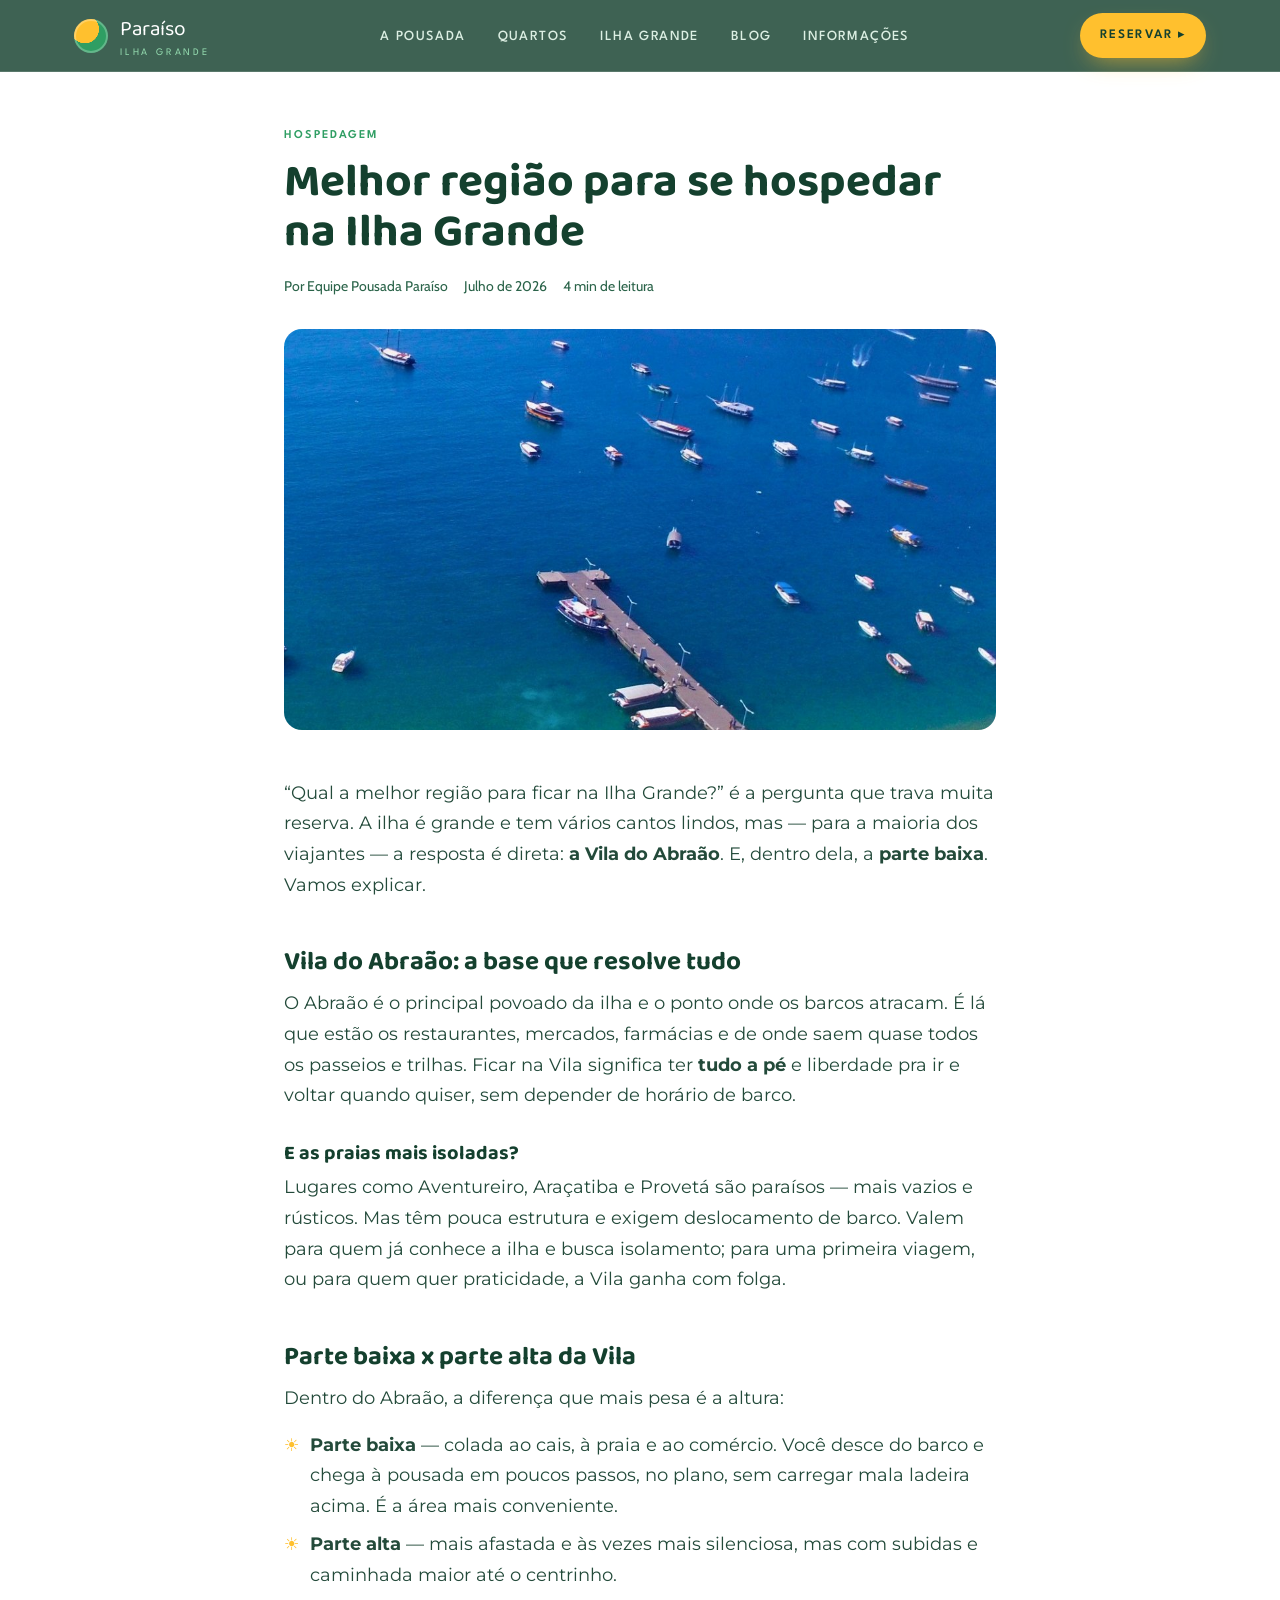
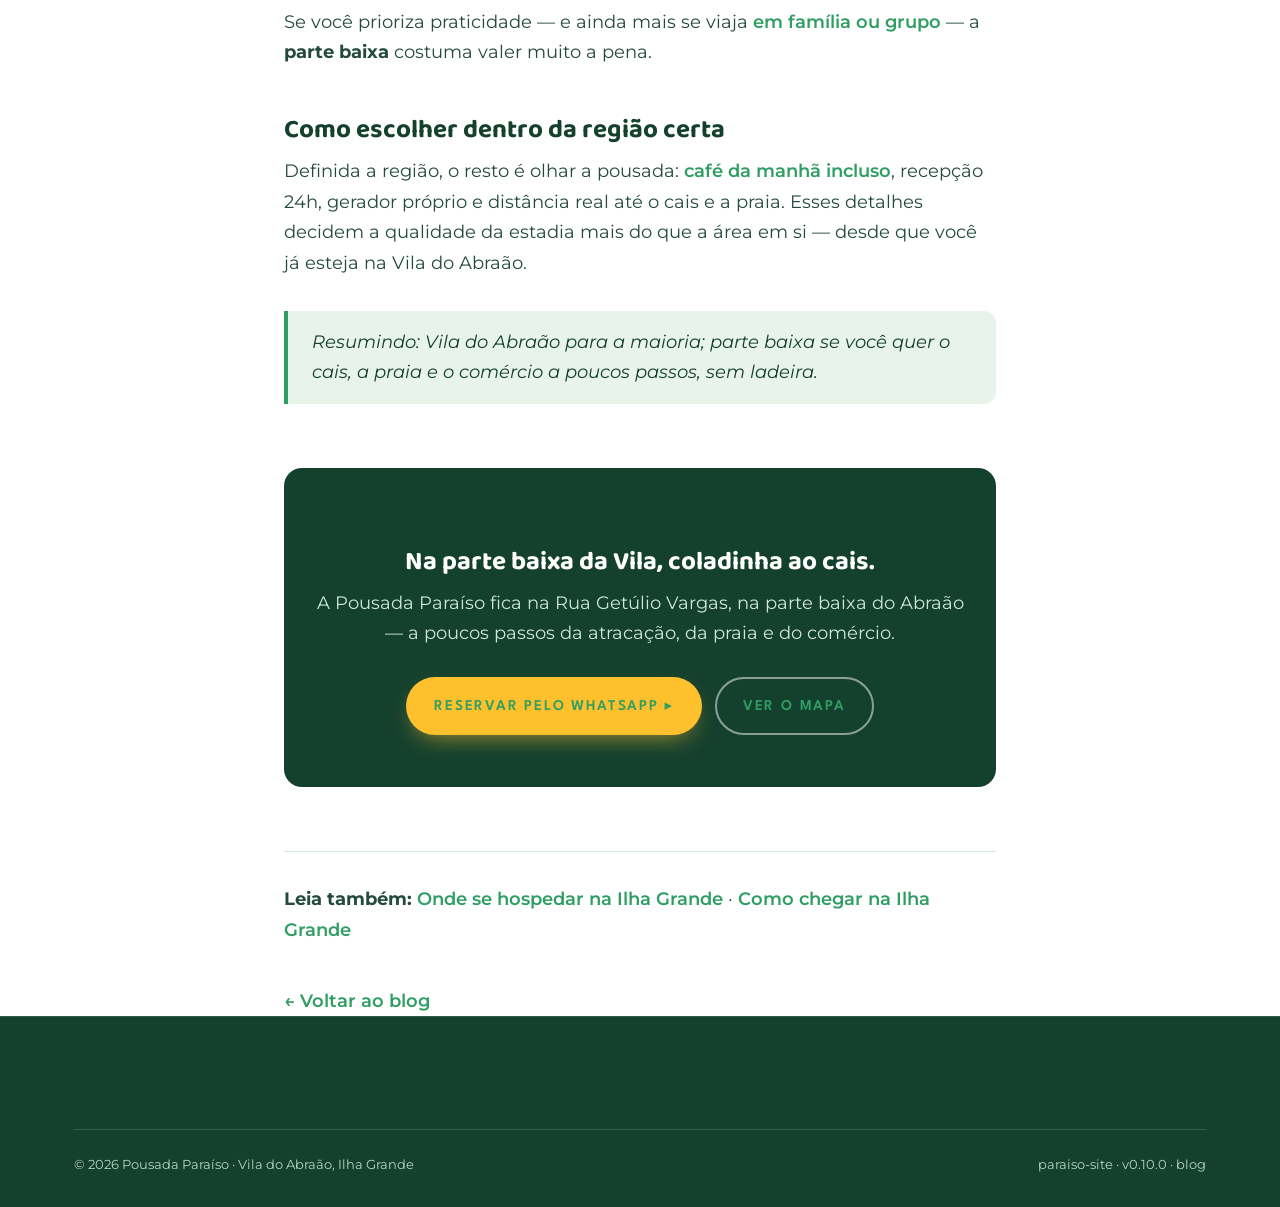
<file: blog/melhor-regiao-para-ficar-na-ilha-grande.html>
<!DOCTYPE html>
<html lang="pt-BR">
<head>
<meta charset="UTF-8" />
<meta name="viewport" content="width=device-width, initial-scale=1" />
<meta name="theme-color" content="#14402E" />
<link rel="icon" type="image/png" href="../assets/img/favicon.png" />
<link rel="apple-touch-icon" href="../assets/img/apple-touch-icon.png" />
<title>Melhor região para se hospedar na Ilha Grande</title>
<meta name="description" content="Qual a melhor região para se hospedar na Ilha Grande? Comparamos as áreas e explicamos por que a parte baixa da Vila do Abraão é a mais prática para a maioria dos viajantes." />
<link rel="canonical" href="https://paraisoilhagrande.com.br/blog/melhor-regiao-para-ficar-na-ilha-grande" />
<meta property="og:type" content="article" />
<meta property="og:site_name" content="Pousada Paraíso Ilha Grande" />
<meta property="og:locale" content="pt_BR" />
<meta property="og:title" content="Melhor região para se hospedar na Ilha Grande" />
<meta property="og:description" content="Por que a parte baixa da Vila do Abraão é a região mais prática para se hospedar na Ilha Grande." />
<meta property="og:url" content="https://paraisoilhagrande.com.br/blog/melhor-regiao-para-ficar-na-ilha-grande" />
<meta property="og:image" content="https://paraisoilhagrande.com.br/assets/img/ilha-vila.jpg" />
<meta name="twitter:card" content="summary_large_image" />
<script type="application/ld+json">
{ "@context":"https://schema.org","@type":"BlogPosting",
  "headline":"Melhor região para se hospedar na Ilha Grande",
  "description":"Por que a parte baixa da Vila do Abraão é a região mais prática para se hospedar na Ilha Grande.",
  "image":"https://paraisoilhagrande.com.br/assets/img/ilha-vila.jpg",
  "datePublished":"2026-07-10","dateModified":"2026-07-10",
  "author":{"@type":"Organization","name":"Pousada Paraíso Ilha Grande"},
  "publisher":{"@type":"Organization","name":"Pousada Paraíso Ilha Grande","logo":{"@type":"ImageObject","url":"https://paraisoilhagrande.com.br/assets/img/apple-touch-icon.png"}},
  "mainEntityOfPage":"https://paraisoilhagrande.com.br/blog/melhor-regiao-para-ficar-na-ilha-grande" }
</script>
<link rel="preconnect" href="https://fonts.googleapis.com" />
<link rel="preconnect" href="https://fonts.gstatic.com" crossorigin />
<link href="https://fonts.googleapis.com/css2?family=Baloo+Bhai+2:wght@500;600;700;800&family=Baloo+Thambi+2:wght@600;700;800&family=Cabin:wght@400;500;600&family=League+Spartan:wght@500;600;700&family=Montserrat:wght@400;500;600&display=swap" rel="stylesheet" />
<link rel="stylesheet" href="../assets/styles.css" />
</head>
<body>

<header class="nav">
  <div class="wrap">
    <a class="brand" href="/" aria-label="Pousada Paraíso — início"><span class="brand__mark" aria-hidden="true"></span><span>Paraíso<small>Ilha Grande</small></span></a>
    <nav aria-label="Navegação principal">
      <ul class="nav__links" id="navLinks">
        <li><a href="/#pousada">A Pousada</a></li>
        <li><a href="/#quartos">Quartos</a></li>
        <li><a href="/#ilha">Ilha Grande</a></li>
        <li><a href="/blog/">Blog</a></li>
        <li><a href="/#info">Informações</a></li>
      </ul>
    </nav>
    <div class="nav__cta">
      <a class="btn btn--sol btn--sm" href="/#reservar">Reservar ▸</a>
      <button class="nav__toggle" id="navToggle" aria-label="Abrir menu" aria-expanded="false" aria-controls="navLinks"><svg viewBox="0 0 24 24" fill="none" stroke="currentColor" stroke-width="2"><path d="M3 6h18M3 12h18M3 18h18"/></svg></button>
    </div>
  </div>
</header>

<main class="post">
  <div class="wrap">
    <span class="post__cat">Hospedagem</span>
    <h1>Melhor região para se hospedar na Ilha Grande</h1>
    <div class="post__meta"><span>Por Equipe Pousada Paraíso</span><span>Julho de 2026</span><span>4 min de leitura</span></div>
    <div class="post__cover"><img src="../assets/img/ilha-vila.jpg" alt="Vila do Abraão vista do alto, na Ilha Grande" /></div>

    <div class="post__body">
      <p>“Qual a melhor região para ficar na Ilha Grande?” é a pergunta que trava muita reserva. A ilha é grande e tem vários cantos lindos, mas — para a maioria dos viajantes — a resposta é direta: <strong>a Vila do Abraão</strong>. E, dentro dela, a <strong>parte baixa</strong>. Vamos explicar.</p>

      <h2>Vila do Abraão: a base que resolve tudo</h2>
      <p>O Abraão é o principal povoado da ilha e o ponto onde os barcos atracam. É lá que estão os restaurantes, mercados, farmácias e de onde saem quase todos os passeios e trilhas. Ficar na Vila significa ter <strong>tudo a pé</strong> e liberdade pra ir e voltar quando quiser, sem depender de horário de barco.</p>

      <h3>E as praias mais isoladas?</h3>
      <p>Lugares como Aventureiro, Araçatiba e Provetá são paraísos — mais vazios e rústicos. Mas têm pouca estrutura e exigem deslocamento de barco. Valem para quem já conhece a ilha e busca isolamento; para uma primeira viagem, ou para quem quer praticidade, a Vila ganha com folga.</p>

      <h2>Parte baixa x parte alta da Vila</h2>
      <p>Dentro do Abraão, a diferença que mais pesa é a altura:</p>
      <ul>
        <li><strong>Parte baixa</strong> — colada ao cais, à praia e ao comércio. Você desce do barco e chega à pousada em poucos passos, no plano, sem carregar mala ladeira acima. É a área mais conveniente.</li>
        <li><strong>Parte alta</strong> — mais afastada e às vezes mais silenciosa, mas com subidas e caminhada maior até o centrinho.</li>
      </ul>
      <p>Se você prioriza praticidade — e ainda mais se viaja <a href="/blog/onde-ficar-na-ilha-grande-familia-grupos">em família ou grupo</a> — a <strong>parte baixa</strong> costuma valer muito a pena.</p>

      <h2>Como escolher dentro da região certa</h2>
      <p>Definida a região, o resto é olhar a pousada: <a href="/blog/pousada-com-cafe-da-manha-ilha-grande">café da manhã incluso</a>, recepção 24h, gerador próprio e distância real até o cais e a praia. Esses detalhes decidem a qualidade da estadia mais do que a área em si — desde que você já esteja na Vila do Abraão.</p>

      <blockquote>Resumindo: Vila do Abraão para a maioria; parte baixa se você quer o cais, a praia e o comércio a poucos passos, sem ladeira.</blockquote>

      <div class="post__cta">
        <h3>Na parte baixa da Vila, coladinha ao cais.</h3>
        <p>A Pousada Paraíso fica na Rua Getúlio Vargas, na parte baixa do Abraão — a poucos passos da atracação, da praia e do comércio.</p>
        <a class="btn btn--sol" href="/#reservar">Reservar pelo WhatsApp ▸</a>
        <a class="btn btn--ghost-light" href="/#chegar">Ver o mapa</a>
      </div>

      <div class="post__related">
        <p><strong>Leia também:</strong> <a href="/blog/onde-se-hospedar-na-ilha-grande">Onde se hospedar na Ilha Grande</a> · <a href="/blog/como-chegar-na-ilha-grande">Como chegar na Ilha Grande</a></p>
        <a class="post__back" href="/blog/">← Voltar ao blog</a>
      </div>
    </div>
  </div>
</main>

<footer class="foot">
  <div class="wrap"><div class="foot__bottom"><span>© 2026 Pousada Paraíso · Vila do Abraão, Ilha Grande</span><span>paraiso-site · v0.10.0 · blog</span></div></div>
</footer>
<a class="mobile-book" href="https://wa.me/5521994281111?text=Ol%C3%A1!%20Quero%20reservar%20na%20Pousada%20Para%C3%ADso." target="_blank" rel="noopener">Reservar no WhatsApp ▸</a>
<script src="../assets/app.js"></script>
</body>
</html>
</file>
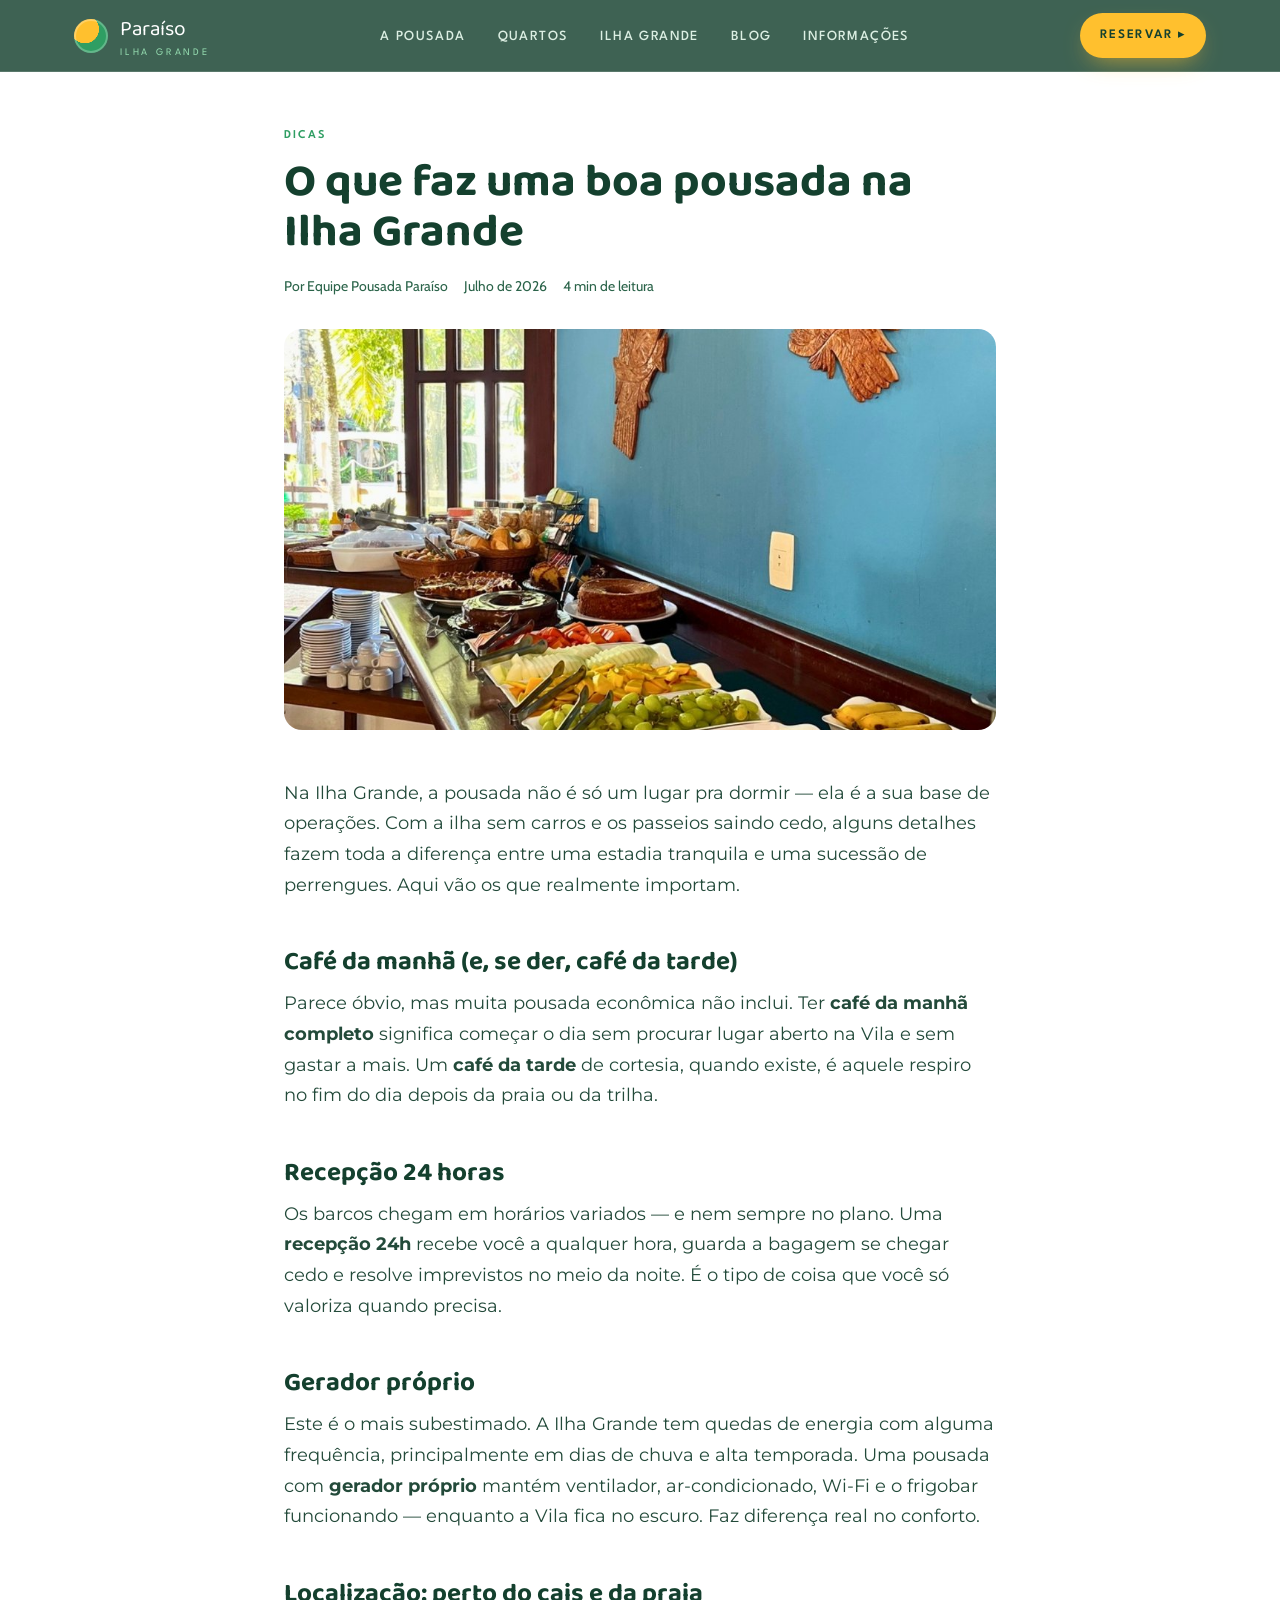
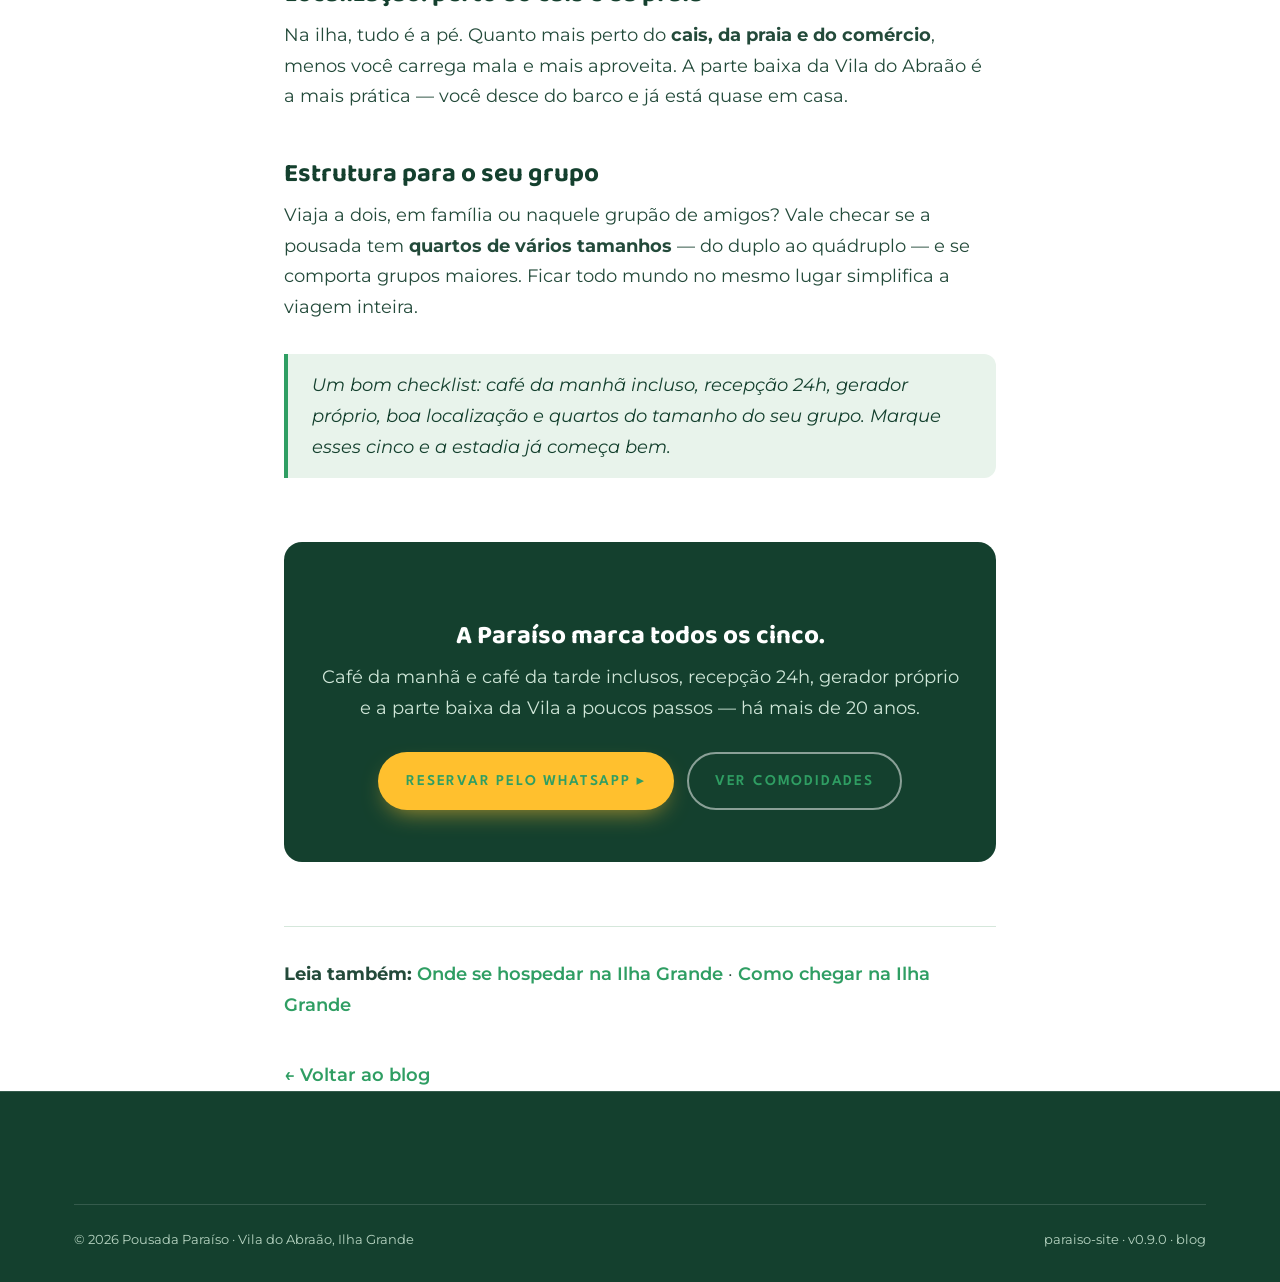
<file: blog/o-que-faz-uma-boa-pousada.html>
<!DOCTYPE html>
<html lang="pt-BR">
<head>
<meta charset="UTF-8" />
<meta name="viewport" content="width=device-width, initial-scale=1" />
<meta name="theme-color" content="#14402E" />
<link rel="icon" type="image/png" href="../assets/img/favicon.png" />
<link rel="apple-touch-icon" href="../assets/img/apple-touch-icon.png" />
<title>O que faz uma boa pousada na Ilha Grande</title>
<meta name="description" content="Café da manhã, recepção 24h, gerador próprio e localização: os detalhes que fazem uma boa pousada na Ilha Grande e garantem uma estadia tranquila na Vila do Abraão." />
<link rel="canonical" href="https://paraisoilhagrande.com.br/blog/o-que-faz-uma-boa-pousada" />
<meta property="og:type" content="article" />
<meta property="og:site_name" content="Pousada Paraíso Ilha Grande" />
<meta property="og:locale" content="pt_BR" />
<meta property="og:title" content="O que faz uma boa pousada na Ilha Grande" />
<meta property="og:description" content="Café da manhã, recepção 24h, gerador e localização: os detalhes que separam uma boa estadia de uma dor de cabeça." />
<meta property="og:url" content="https://paraisoilhagrande.com.br/blog/o-que-faz-uma-boa-pousada" />
<meta property="og:image" content="https://paraisoilhagrande.com.br/assets/img/galeria-3.jpg" />
<meta name="twitter:card" content="summary_large_image" />
<script type="application/ld+json">
{ "@context":"https://schema.org","@type":"BlogPosting",
  "headline":"O que faz uma boa pousada na Ilha Grande",
  "description":"Café da manhã, recepção 24h, gerador próprio e localização: os detalhes que fazem uma boa pousada na Ilha Grande.",
  "image":"https://paraisoilhagrande.com.br/assets/img/galeria-3.jpg",
  "datePublished":"2026-07-10","dateModified":"2026-07-10",
  "author":{"@type":"Organization","name":"Pousada Paraíso Ilha Grande"},
  "publisher":{"@type":"Organization","name":"Pousada Paraíso Ilha Grande","logo":{"@type":"ImageObject","url":"https://paraisoilhagrande.com.br/assets/img/apple-touch-icon.png"}},
  "mainEntityOfPage":"https://paraisoilhagrande.com.br/blog/o-que-faz-uma-boa-pousada" }
</script>
<link rel="preconnect" href="https://fonts.googleapis.com" />
<link rel="preconnect" href="https://fonts.gstatic.com" crossorigin />
<link href="https://fonts.googleapis.com/css2?family=Baloo+Bhai+2:wght@500;600;700;800&family=Baloo+Thambi+2:wght@600;700;800&family=Cabin:wght@400;500;600&family=League+Spartan:wght@500;600;700&family=Montserrat:wght@400;500;600&display=swap" rel="stylesheet" />
<link rel="stylesheet" href="../assets/styles.css" />
</head>
<body>

<header class="nav">
  <div class="wrap">
    <a class="brand" href="/" aria-label="Pousada Paraíso — início"><span class="brand__mark" aria-hidden="true"></span><span>Paraíso<small>Ilha Grande</small></span></a>
    <nav aria-label="Navegação principal">
      <ul class="nav__links" id="navLinks">
        <li><a href="/#pousada">A Pousada</a></li>
        <li><a href="/#quartos">Quartos</a></li>
        <li><a href="/#ilha">Ilha Grande</a></li>
        <li><a href="/blog/">Blog</a></li>
        <li><a href="/#info">Informações</a></li>
      </ul>
    </nav>
    <div class="nav__cta">
      <a class="btn btn--sol btn--sm" href="/#reservar">Reservar ▸</a>
      <button class="nav__toggle" id="navToggle" aria-label="Abrir menu" aria-expanded="false" aria-controls="navLinks"><svg viewBox="0 0 24 24" fill="none" stroke="currentColor" stroke-width="2"><path d="M3 6h18M3 12h18M3 18h18"/></svg></button>
    </div>
  </div>
</header>

<main class="post">
  <div class="wrap">
    <span class="post__cat">Dicas</span>
    <h1>O que faz uma boa pousada na Ilha Grande</h1>
    <div class="post__meta"><span>Por Equipe Pousada Paraíso</span><span>Julho de 2026</span><span>4 min de leitura</span></div>
    <div class="post__cover"><img src="../assets/img/galeria-3.jpg" alt="Café da manhã servido na pousada" /></div>

    <div class="post__body">
      <p>Na Ilha Grande, a pousada não é só um lugar pra dormir — ela é a sua base de operações. Com a ilha sem carros e os passeios saindo cedo, alguns detalhes fazem toda a diferença entre uma estadia tranquila e uma sucessão de perrengues. Aqui vão os que realmente importam.</p>

      <h2>Café da manhã (e, se der, café da tarde)</h2>
      <p>Parece óbvio, mas muita pousada econômica não inclui. Ter <strong>café da manhã completo</strong> significa começar o dia sem procurar lugar aberto na Vila e sem gastar a mais. Um <strong>café da tarde</strong> de cortesia, quando existe, é aquele respiro no fim do dia depois da praia ou da trilha.</p>

      <h2>Recepção 24 horas</h2>
      <p>Os barcos chegam em horários variados — e nem sempre no plano. Uma <strong>recepção 24h</strong> recebe você a qualquer hora, guarda a bagagem se chegar cedo e resolve imprevistos no meio da noite. É o tipo de coisa que você só valoriza quando precisa.</p>

      <h2>Gerador próprio</h2>
      <p>Este é o mais subestimado. A Ilha Grande tem quedas de energia com alguma frequência, principalmente em dias de chuva e alta temporada. Uma pousada com <strong>gerador próprio</strong> mantém ventilador, ar-condicionado, Wi-Fi e o frigobar funcionando — enquanto a Vila fica no escuro. Faz diferença real no conforto.</p>

      <h2>Localização: perto do cais e da praia</h2>
      <p>Na ilha, tudo é a pé. Quanto mais perto do <strong>cais, da praia e do comércio</strong>, menos você carrega mala e mais aproveita. A parte baixa da Vila do Abraão é a mais prática — você desce do barco e já está quase em casa.</p>

      <h2>Estrutura para o seu grupo</h2>
      <p>Viaja a dois, em família ou naquele grupão de amigos? Vale checar se a pousada tem <strong>quartos de vários tamanhos</strong> — do duplo ao quádruplo — e se comporta grupos maiores. Ficar todo mundo no mesmo lugar simplifica a viagem inteira.</p>

      <blockquote>Um bom checklist: café da manhã incluso, recepção 24h, gerador próprio, boa localização e quartos do tamanho do seu grupo. Marque esses cinco e a estadia já começa bem.</blockquote>

      <div class="post__cta">
        <h3>A Paraíso marca todos os cinco.</h3>
        <p>Café da manhã e café da tarde inclusos, recepção 24h, gerador próprio e a parte baixa da Vila a poucos passos — há mais de 20 anos.</p>
        <a class="btn btn--sol" href="/#reservar">Reservar pelo WhatsApp ▸</a>
        <a class="btn btn--ghost-light" href="/#comodidades">Ver comodidades</a>
      </div>

      <div class="post__related">
        <p><strong>Leia também:</strong> <a href="/blog/onde-se-hospedar-na-ilha-grande">Onde se hospedar na Ilha Grande</a> · <a href="/blog/como-chegar-na-ilha-grande">Como chegar na Ilha Grande</a></p>
        <a class="post__back" href="/blog/">← Voltar ao blog</a>
      </div>
    </div>
  </div>
</main>

<footer class="foot">
  <div class="wrap"><div class="foot__bottom"><span>© 2026 Pousada Paraíso · Vila do Abraão, Ilha Grande</span><span>paraiso-site · v0.9.0 · blog</span></div></div>
</footer>
<a class="mobile-book" href="https://wa.me/5521994281111?text=Ol%C3%A1!%20Quero%20reservar%20na%20Pousada%20Para%C3%ADso." target="_blank" rel="noopener">Reservar no WhatsApp ▸</a>
<script src="../assets/app.js"></script>
</body>
</html>
</file>
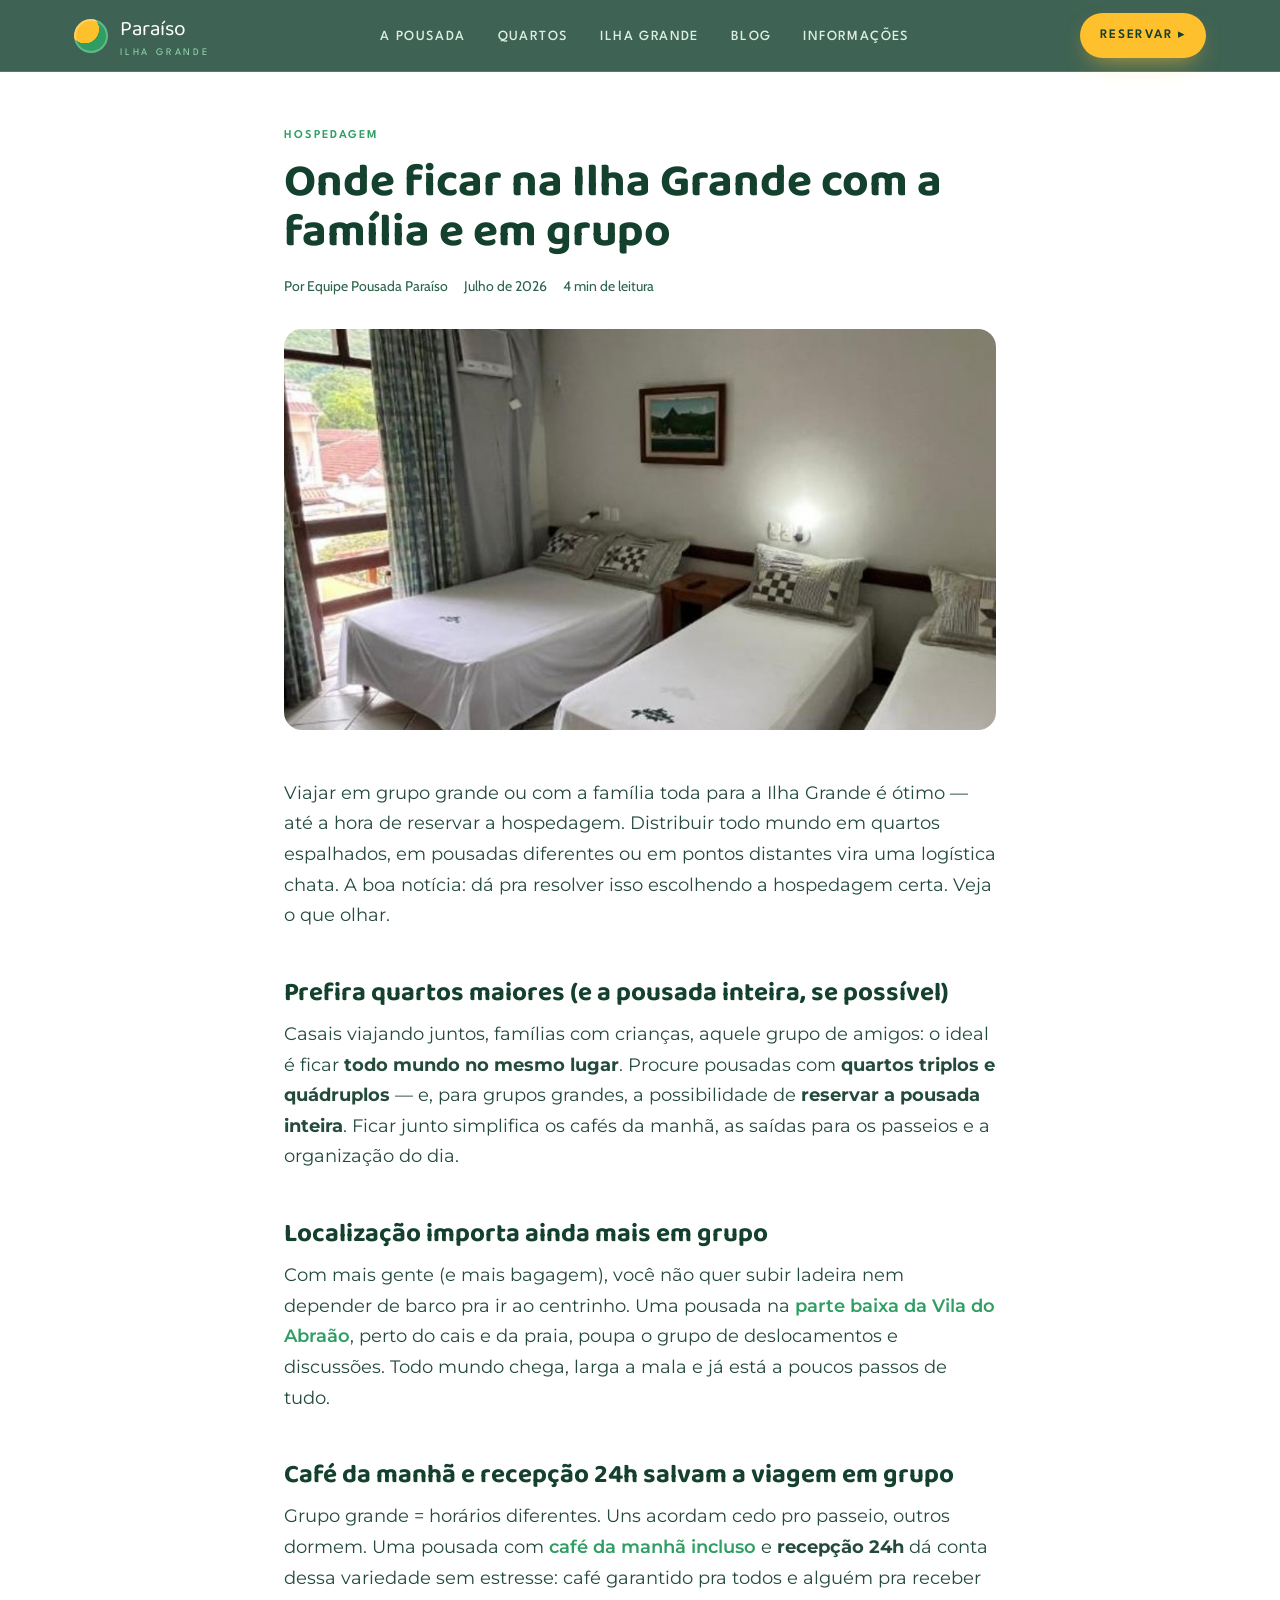
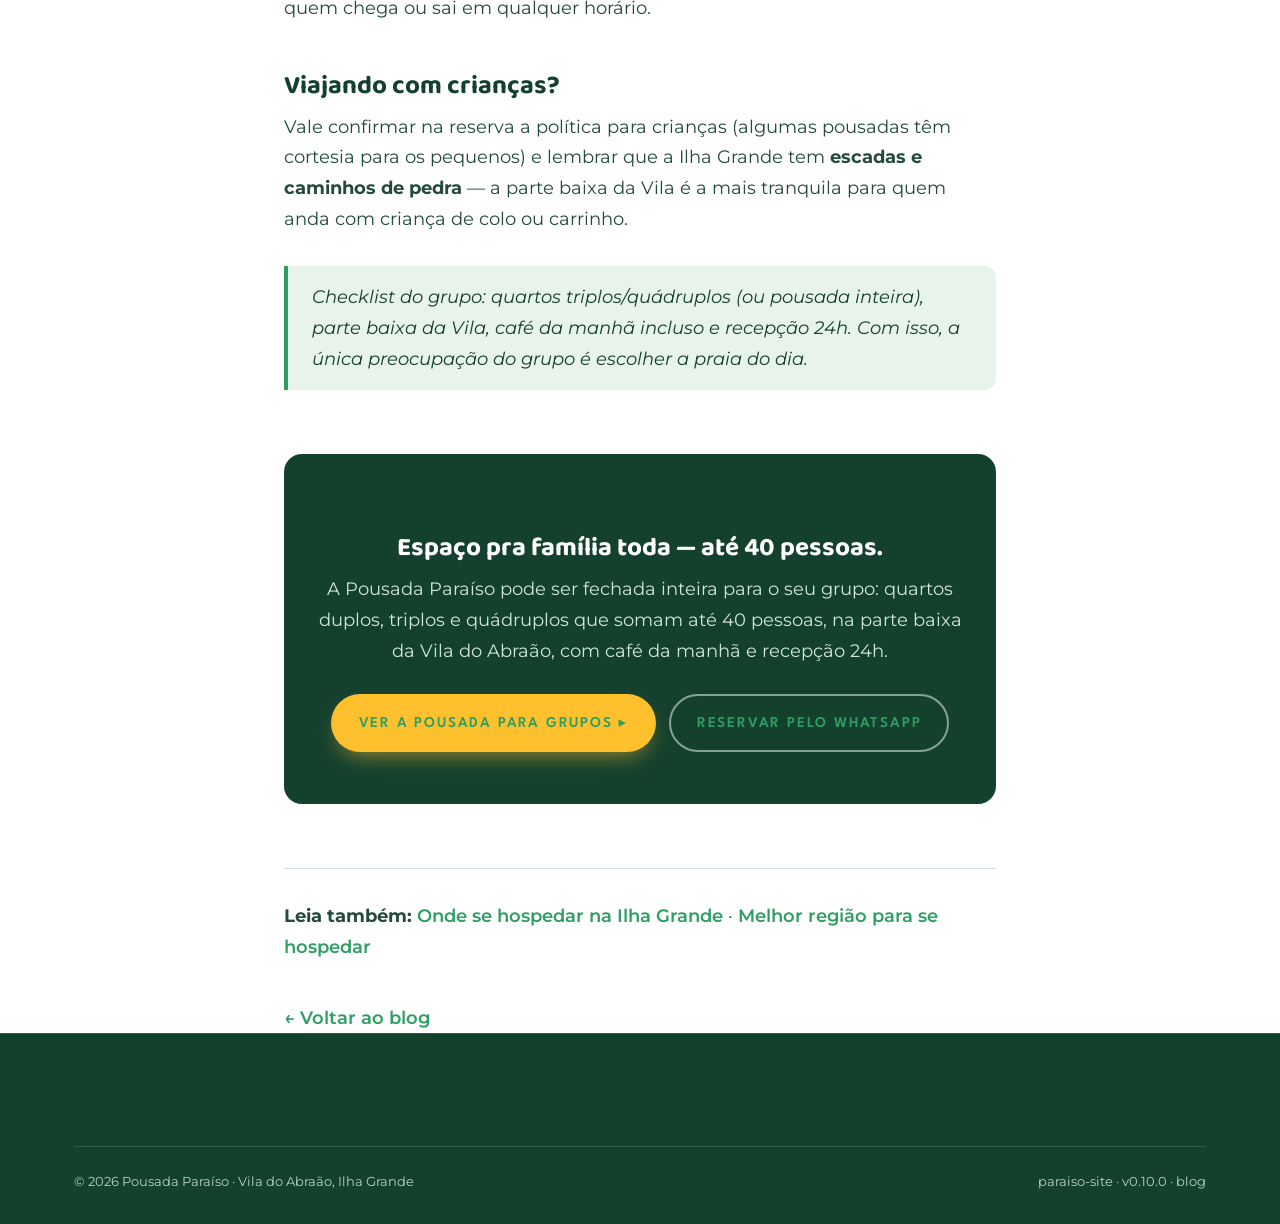
<file: blog/onde-ficar-na-ilha-grande-familia-grupos.html>
<!DOCTYPE html>
<html lang="pt-BR">
<head>
<meta charset="UTF-8" />
<meta name="viewport" content="width=device-width, initial-scale=1" />
<meta name="theme-color" content="#14402E" />
<link rel="icon" type="image/png" href="../assets/img/favicon.png" />
<link rel="apple-touch-icon" href="../assets/img/apple-touch-icon.png" />
<title>Onde ficar na Ilha Grande com a família e em grupo</title>
<meta name="description" content="Viajar em família ou em grupo para a Ilha Grande? Veja como escolher a hospedagem certa — quartos maiores, localização e a opção de reservar a pousada inteira na Vila do Abraão." />
<link rel="canonical" href="https://paraisoilhagrande.com.br/blog/onde-ficar-na-ilha-grande-familia-grupos" />
<meta property="og:type" content="article" />
<meta property="og:site_name" content="Pousada Paraíso Ilha Grande" />
<meta property="og:locale" content="pt_BR" />
<meta property="og:title" content="Onde ficar na Ilha Grande com a família e em grupo" />
<meta property="og:description" content="Como escolher a hospedagem certa para família e grupos na Ilha Grande: quartos maiores, localização e pousada inteira." />
<meta property="og:url" content="https://paraisoilhagrande.com.br/blog/onde-ficar-na-ilha-grande-familia-grupos" />
<meta property="og:image" content="https://paraisoilhagrande.com.br/assets/img/quarto-quadruplo.jpg" />
<meta name="twitter:card" content="summary_large_image" />
<script type="application/ld+json">
{ "@context":"https://schema.org","@type":"BlogPosting",
  "headline":"Onde ficar na Ilha Grande com a família e em grupo",
  "description":"Como escolher a hospedagem certa para família e grupos na Ilha Grande: quartos maiores, localização e a opção de pousada inteira.",
  "image":"https://paraisoilhagrande.com.br/assets/img/quarto-quadruplo.jpg",
  "datePublished":"2026-07-10","dateModified":"2026-07-10",
  "author":{"@type":"Organization","name":"Pousada Paraíso Ilha Grande"},
  "publisher":{"@type":"Organization","name":"Pousada Paraíso Ilha Grande","logo":{"@type":"ImageObject","url":"https://paraisoilhagrande.com.br/assets/img/apple-touch-icon.png"}},
  "mainEntityOfPage":"https://paraisoilhagrande.com.br/blog/onde-ficar-na-ilha-grande-familia-grupos" }
</script>
<link rel="preconnect" href="https://fonts.googleapis.com" />
<link rel="preconnect" href="https://fonts.gstatic.com" crossorigin />
<link href="https://fonts.googleapis.com/css2?family=Baloo+Bhai+2:wght@500;600;700;800&family=Baloo+Thambi+2:wght@600;700;800&family=Cabin:wght@400;500;600&family=League+Spartan:wght@500;600;700&family=Montserrat:wght@400;500;600&display=swap" rel="stylesheet" />
<link rel="stylesheet" href="../assets/styles.css" />
</head>
<body>

<header class="nav">
  <div class="wrap">
    <a class="brand" href="/" aria-label="Pousada Paraíso — início"><span class="brand__mark" aria-hidden="true"></span><span>Paraíso<small>Ilha Grande</small></span></a>
    <nav aria-label="Navegação principal">
      <ul class="nav__links" id="navLinks">
        <li><a href="/#pousada">A Pousada</a></li>
        <li><a href="/#quartos">Quartos</a></li>
        <li><a href="/#ilha">Ilha Grande</a></li>
        <li><a href="/blog/">Blog</a></li>
        <li><a href="/#info">Informações</a></li>
      </ul>
    </nav>
    <div class="nav__cta">
      <a class="btn btn--sol btn--sm" href="/#reservar">Reservar ▸</a>
      <button class="nav__toggle" id="navToggle" aria-label="Abrir menu" aria-expanded="false" aria-controls="navLinks"><svg viewBox="0 0 24 24" fill="none" stroke="currentColor" stroke-width="2"><path d="M3 6h18M3 12h18M3 18h18"/></svg></button>
    </div>
  </div>
</header>

<main class="post">
  <div class="wrap">
    <span class="post__cat">Hospedagem</span>
    <h1>Onde ficar na Ilha Grande com a família e em grupo</h1>
    <div class="post__meta"><span>Por Equipe Pousada Paraíso</span><span>Julho de 2026</span><span>4 min de leitura</span></div>
    <div class="post__cover"><img src="../assets/img/quarto-quadruplo.jpg" alt="Quarto quádruplo, ideal para família na Ilha Grande" /></div>

    <div class="post__body">
      <p>Viajar em grupo grande ou com a família toda para a Ilha Grande é ótimo — até a hora de reservar a hospedagem. Distribuir todo mundo em quartos espalhados, em pousadas diferentes ou em pontos distantes vira uma logística chata. A boa notícia: dá pra resolver isso escolhendo a hospedagem certa. Veja o que olhar.</p>

      <h2>Prefira quartos maiores (e a pousada inteira, se possível)</h2>
      <p>Casais viajando juntos, famílias com crianças, aquele grupo de amigos: o ideal é ficar <strong>todo mundo no mesmo lugar</strong>. Procure pousadas com <strong>quartos triplos e quádruplos</strong> — e, para grupos grandes, a possibilidade de <strong>reservar a pousada inteira</strong>. Ficar junto simplifica os cafés da manhã, as saídas para os passeios e a organização do dia.</p>

      <h2>Localização importa ainda mais em grupo</h2>
      <p>Com mais gente (e mais bagagem), você não quer subir ladeira nem depender de barco pra ir ao centrinho. Uma pousada na <a href="/blog/melhor-regiao-para-ficar-na-ilha-grande">parte baixa da Vila do Abraão</a>, perto do cais e da praia, poupa o grupo de deslocamentos e discussões. Todo mundo chega, larga a mala e já está a poucos passos de tudo.</p>

      <h2>Café da manhã e recepção 24h salvam a viagem em grupo</h2>
      <p>Grupo grande = horários diferentes. Uns acordam cedo pro passeio, outros dormem. Uma pousada com <a href="/blog/pousada-com-cafe-da-manha-ilha-grande">café da manhã incluso</a> e <strong>recepção 24h</strong> dá conta dessa variedade sem estresse: café garantido pra todos e alguém pra receber quem chega ou sai em qualquer horário.</p>

      <h2>Viajando com crianças?</h2>
      <p>Vale confirmar na reserva a política para crianças (algumas pousadas têm cortesia para os pequenos) e lembrar que a Ilha Grande tem <strong>escadas e caminhos de pedra</strong> — a parte baixa da Vila é a mais tranquila para quem anda com criança de colo ou carrinho.</p>

      <blockquote>Checklist do grupo: quartos triplos/quádruplos (ou pousada inteira), parte baixa da Vila, café da manhã incluso e recepção 24h. Com isso, a única preocupação do grupo é escolher a praia do dia.</blockquote>

      <div class="post__cta">
        <h3>Espaço pra família toda — até 40 pessoas.</h3>
        <p>A Pousada Paraíso pode ser fechada inteira para o seu grupo: quartos duplos, triplos e quádruplos que somam até 40 pessoas, na parte baixa da Vila do Abraão, com café da manhã e recepção 24h.</p>
        <a class="btn btn--sol" href="/grupos">Ver a pousada para grupos ▸</a>
        <a class="btn btn--ghost-light" href="/#reservar">Reservar pelo WhatsApp</a>
      </div>

      <div class="post__related">
        <p><strong>Leia também:</strong> <a href="/blog/onde-se-hospedar-na-ilha-grande">Onde se hospedar na Ilha Grande</a> · <a href="/blog/melhor-regiao-para-ficar-na-ilha-grande">Melhor região para se hospedar</a></p>
        <a class="post__back" href="/blog/">← Voltar ao blog</a>
      </div>
    </div>
  </div>
</main>

<footer class="foot">
  <div class="wrap"><div class="foot__bottom"><span>© 2026 Pousada Paraíso · Vila do Abraão, Ilha Grande</span><span>paraiso-site · v0.10.0 · blog</span></div></div>
</footer>
<a class="mobile-book" href="https://wa.me/5521994281111?text=Ol%C3%A1!%20Quero%20reservar%20na%20Pousada%20Para%C3%ADso." target="_blank" rel="noopener">Reservar no WhatsApp ▸</a>
<script src="../assets/app.js"></script>
</body>
</html>
</file>
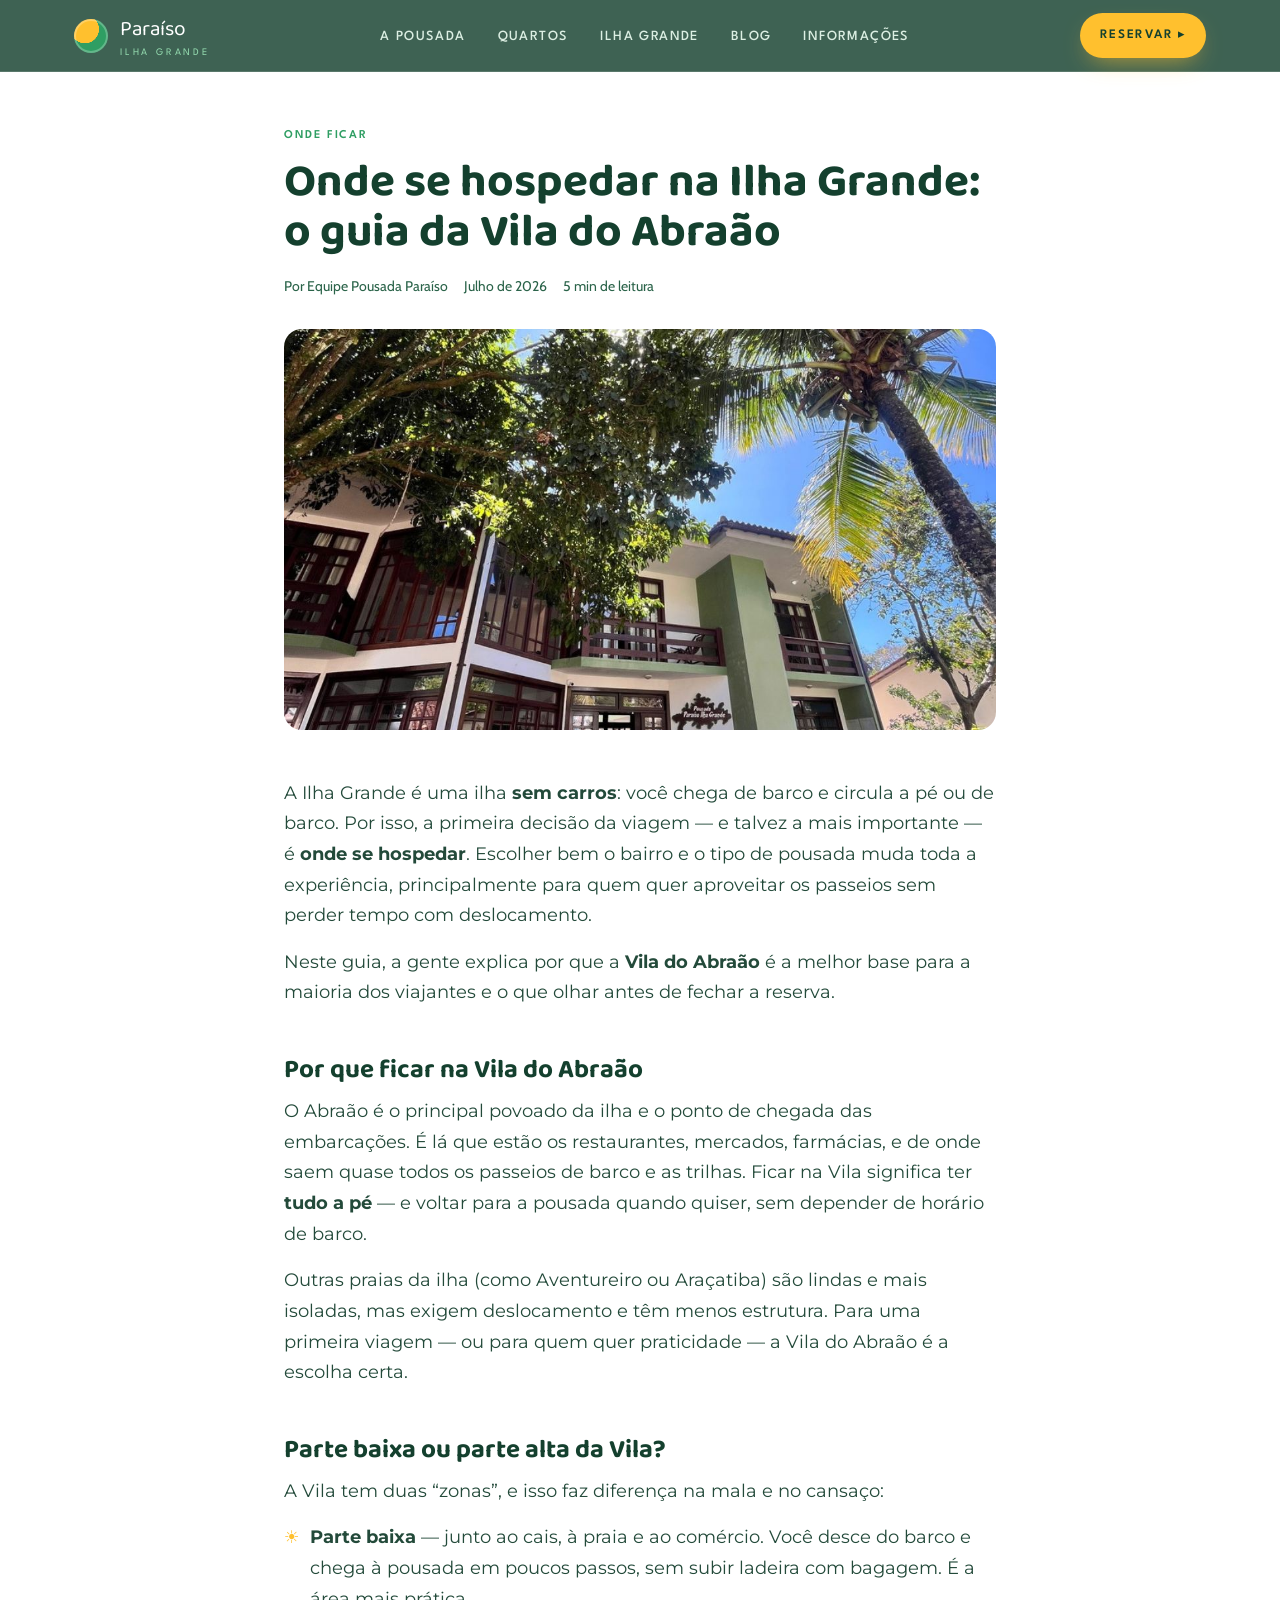
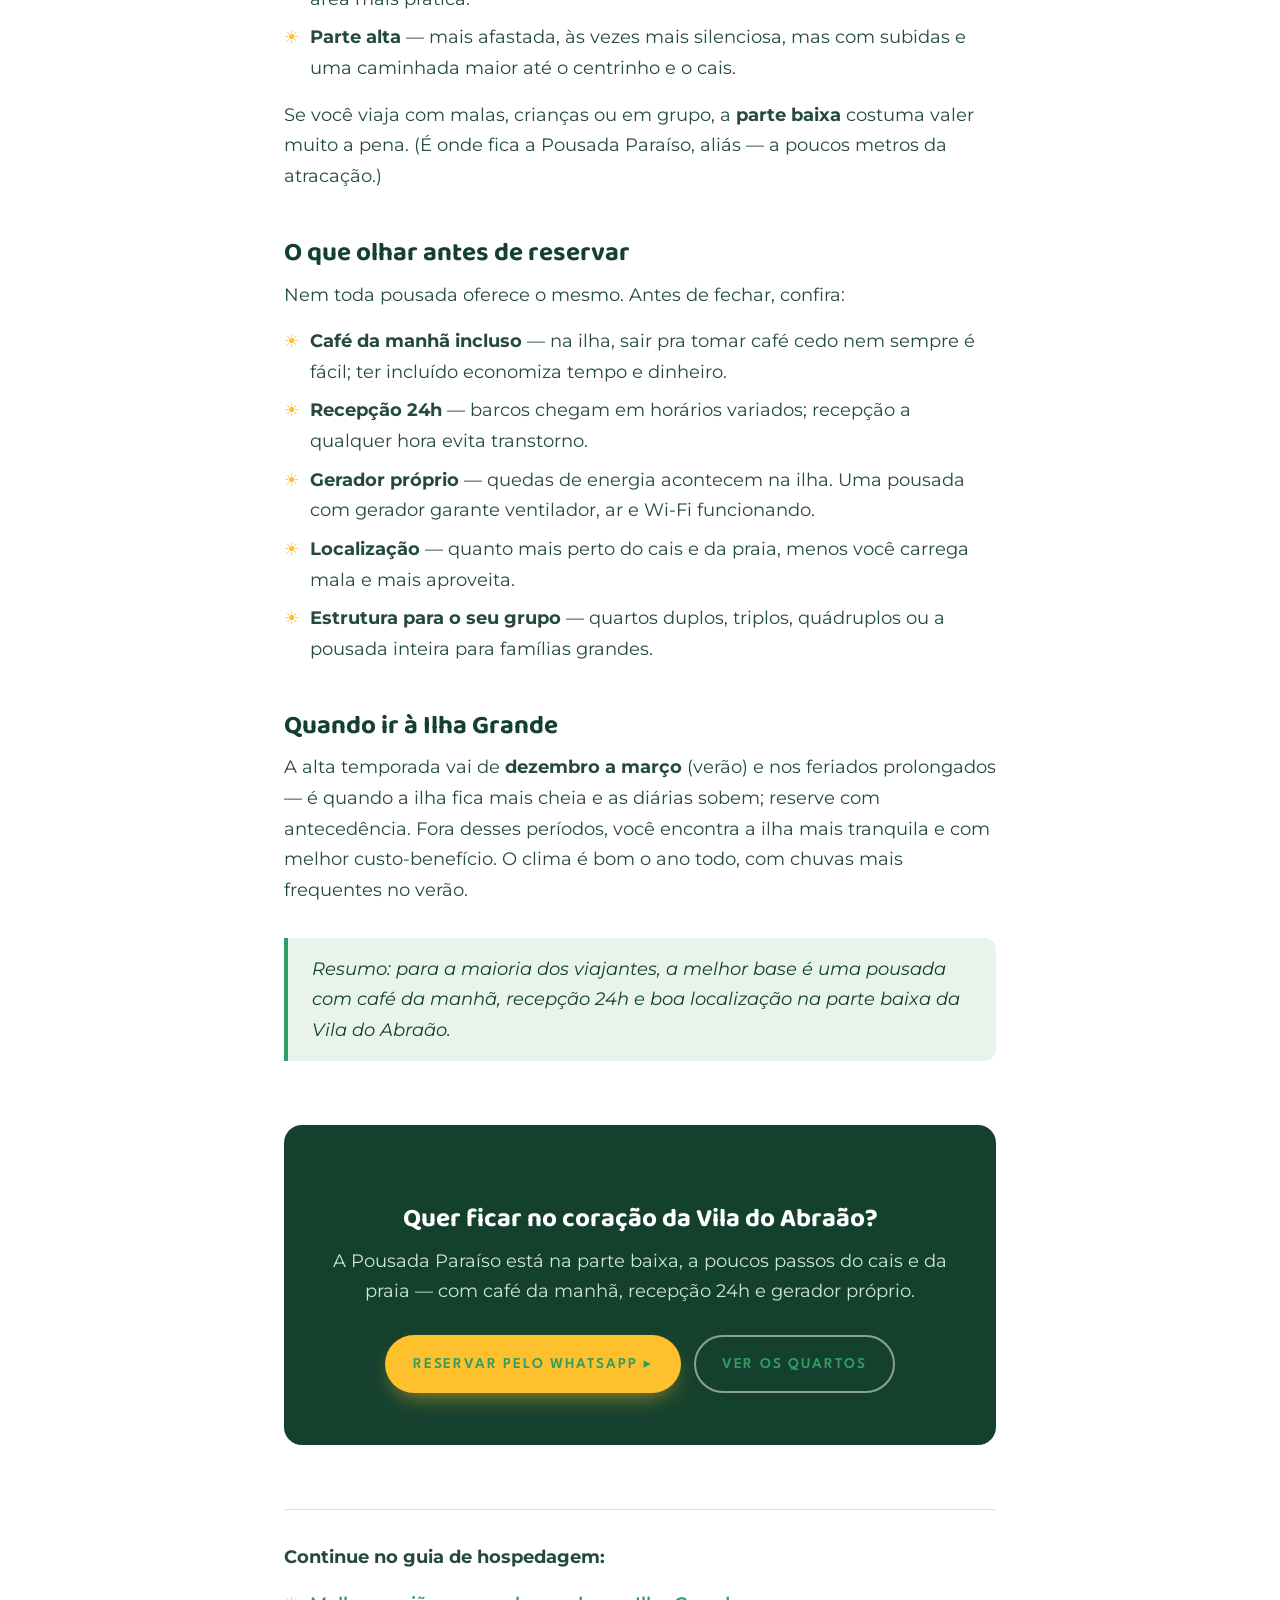
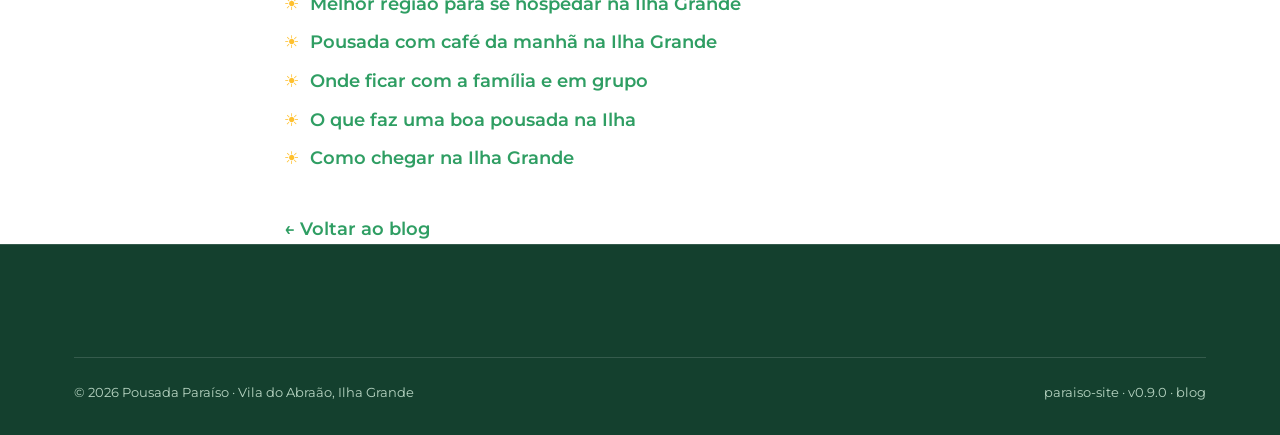
<file: blog/onde-se-hospedar-na-ilha-grande.html>
<!DOCTYPE html>
<html lang="pt-BR">
<head>
<meta charset="UTF-8" />
<meta name="viewport" content="width=device-width, initial-scale=1" />
<meta name="theme-color" content="#14402E" />
<link rel="icon" type="image/png" href="../assets/img/favicon.png" />
<link rel="apple-touch-icon" href="../assets/img/apple-touch-icon.png" />
<title>Onde se hospedar na Ilha Grande: o guia da Vila do Abraão</title>
<meta name="description" content="Onde ficar na Ilha Grande? Parte alta ou baixa da Vila do Abraão, o que olhar antes de reservar e as melhores épocas. Guia prático da Pousada Paraíso." />
<link rel="canonical" href="https://paraisoilhagrande.com.br/blog/onde-se-hospedar-na-ilha-grande" />
<meta property="og:type" content="article" />
<meta property="og:site_name" content="Pousada Paraíso Ilha Grande" />
<meta property="og:locale" content="pt_BR" />
<meta property="og:title" content="Onde se hospedar na Ilha Grande: o guia da Vila do Abraão" />
<meta property="og:description" content="Parte alta ou parte baixa da Vila do Abraão, o que olhar antes de reservar e quando ir." />
<meta property="og:url" content="https://paraisoilhagrande.com.br/blog/onde-se-hospedar-na-ilha-grande" />
<meta property="og:image" content="https://paraisoilhagrande.com.br/assets/img/hero.jpg" />
<meta name="twitter:card" content="summary_large_image" />
<script type="application/ld+json">
{ "@context":"https://schema.org","@type":"BlogPosting",
  "headline":"Onde se hospedar na Ilha Grande: o guia da Vila do Abraão",
  "description":"Parte alta ou baixa da Vila do Abraão, o que olhar antes de reservar e as melhores épocas para ir à Ilha Grande.",
  "image":"https://paraisoilhagrande.com.br/assets/img/hero.jpg",
  "datePublished":"2026-07-10","dateModified":"2026-07-10",
  "author":{"@type":"Organization","name":"Pousada Paraíso Ilha Grande"},
  "publisher":{"@type":"Organization","name":"Pousada Paraíso Ilha Grande","logo":{"@type":"ImageObject","url":"https://paraisoilhagrande.com.br/assets/img/apple-touch-icon.png"}},
  "mainEntityOfPage":"https://paraisoilhagrande.com.br/blog/onde-se-hospedar-na-ilha-grande" }
</script>
<link rel="preconnect" href="https://fonts.googleapis.com" />
<link rel="preconnect" href="https://fonts.gstatic.com" crossorigin />
<link href="https://fonts.googleapis.com/css2?family=Baloo+Bhai+2:wght@500;600;700;800&family=Baloo+Thambi+2:wght@600;700;800&family=Cabin:wght@400;500;600&family=League+Spartan:wght@500;600;700&family=Montserrat:wght@400;500;600&display=swap" rel="stylesheet" />
<link rel="stylesheet" href="../assets/styles.css" />
</head>
<body>

<header class="nav">
  <div class="wrap">
    <a class="brand" href="/" aria-label="Pousada Paraíso — início"><span class="brand__mark" aria-hidden="true"></span><span>Paraíso<small>Ilha Grande</small></span></a>
    <nav aria-label="Navegação principal">
      <ul class="nav__links" id="navLinks">
        <li><a href="/#pousada">A Pousada</a></li>
        <li><a href="/#quartos">Quartos</a></li>
        <li><a href="/#ilha">Ilha Grande</a></li>
        <li><a href="/blog/">Blog</a></li>
        <li><a href="/#info">Informações</a></li>
      </ul>
    </nav>
    <div class="nav__cta">
      <a class="btn btn--sol btn--sm" href="/#reservar">Reservar ▸</a>
      <button class="nav__toggle" id="navToggle" aria-label="Abrir menu" aria-expanded="false" aria-controls="navLinks"><svg viewBox="0 0 24 24" fill="none" stroke="currentColor" stroke-width="2"><path d="M3 6h18M3 12h18M3 18h18"/></svg></button>
    </div>
  </div>
</header>

<main class="post">
  <div class="wrap">
    <span class="post__cat">Onde ficar</span>
    <h1>Onde se hospedar na Ilha Grande: o guia da Vila do Abraão</h1>
    <div class="post__meta"><span>Por Equipe Pousada Paraíso</span><span>Julho de 2026</span><span>5 min de leitura</span></div>
    <div class="post__cover"><img src="../assets/img/hero.jpg" alt="Pousada na Vila do Abraão, Ilha Grande" /></div>

    <div class="post__body">
      <p>A Ilha Grande é uma ilha <strong>sem carros</strong>: você chega de barco e circula a pé ou de barco. Por isso, a primeira decisão da viagem — e talvez a mais importante — é <strong>onde se hospedar</strong>. Escolher bem o bairro e o tipo de pousada muda toda a experiência, principalmente para quem quer aproveitar os passeios sem perder tempo com deslocamento.</p>
      <p>Neste guia, a gente explica por que a <strong>Vila do Abraão</strong> é a melhor base para a maioria dos viajantes e o que olhar antes de fechar a reserva.</p>

      <h2>Por que ficar na Vila do Abraão</h2>
      <p>O Abraão é o principal povoado da ilha e o ponto de chegada das embarcações. É lá que estão os restaurantes, mercados, farmácias, e de onde saem quase todos os passeios de barco e as trilhas. Ficar na Vila significa ter <strong>tudo a pé</strong> — e voltar para a pousada quando quiser, sem depender de horário de barco.</p>
      <p>Outras praias da ilha (como Aventureiro ou Araçatiba) são lindas e mais isoladas, mas exigem deslocamento e têm menos estrutura. Para uma primeira viagem — ou para quem quer praticidade — a Vila do Abraão é a escolha certa.</p>

      <h2>Parte baixa ou parte alta da Vila?</h2>
      <p>A Vila tem duas “zonas”, e isso faz diferença na mala e no cansaço:</p>
      <ul>
        <li><strong>Parte baixa</strong> — junto ao cais, à praia e ao comércio. Você desce do barco e chega à pousada em poucos passos, sem subir ladeira com bagagem. É a área mais prática.</li>
        <li><strong>Parte alta</strong> — mais afastada, às vezes mais silenciosa, mas com subidas e uma caminhada maior até o centrinho e o cais.</li>
      </ul>
      <p>Se você viaja com malas, crianças ou em grupo, a <strong>parte baixa</strong> costuma valer muito a pena. (É onde fica a Pousada Paraíso, aliás — a poucos metros da atracação.)</p>

      <h2>O que olhar antes de reservar</h2>
      <p>Nem toda pousada oferece o mesmo. Antes de fechar, confira:</p>
      <ul>
        <li><strong>Café da manhã incluso</strong> — na ilha, sair pra tomar café cedo nem sempre é fácil; ter incluído economiza tempo e dinheiro.</li>
        <li><strong>Recepção 24h</strong> — barcos chegam em horários variados; recepção a qualquer hora evita transtorno.</li>
        <li><strong>Gerador próprio</strong> — quedas de energia acontecem na ilha. Uma pousada com gerador garante ventilador, ar e Wi-Fi funcionando.</li>
        <li><strong>Localização</strong> — quanto mais perto do cais e da praia, menos você carrega mala e mais aproveita.</li>
        <li><strong>Estrutura para o seu grupo</strong> — quartos duplos, triplos, quádruplos ou a pousada inteira para famílias grandes.</li>
      </ul>

      <h2>Quando ir à Ilha Grande</h2>
      <p>A alta temporada vai de <strong>dezembro a março</strong> (verão) e nos feriados prolongados — é quando a ilha fica mais cheia e as diárias sobem; reserve com antecedência. Fora desses períodos, você encontra a ilha mais tranquila e com melhor custo-benefício. O clima é bom o ano todo, com chuvas mais frequentes no verão.</p>

      <blockquote>Resumo: para a maioria dos viajantes, a melhor base é uma pousada com café da manhã, recepção 24h e boa localização na parte baixa da Vila do Abraão.</blockquote>

      <div class="post__cta">
        <h3>Quer ficar no coração da Vila do Abraão?</h3>
        <p>A Pousada Paraíso está na parte baixa, a poucos passos do cais e da praia — com café da manhã, recepção 24h e gerador próprio.</p>
        <a class="btn btn--sol" href="/#reservar">Reservar pelo WhatsApp ▸</a>
        <a class="btn btn--ghost-light" href="/#quartos">Ver os quartos</a>
      </div>

      <div class="post__related">
        <p><strong>Continue no guia de hospedagem:</strong></p>
        <ul>
          <li><a href="/blog/melhor-regiao-para-ficar-na-ilha-grande">Melhor região para se hospedar na Ilha Grande</a></li>
          <li><a href="/blog/pousada-com-cafe-da-manha-ilha-grande">Pousada com café da manhã na Ilha Grande</a></li>
          <li><a href="/blog/onde-ficar-na-ilha-grande-familia-grupos">Onde ficar com a família e em grupo</a></li>
          <li><a href="/blog/o-que-faz-uma-boa-pousada">O que faz uma boa pousada na Ilha</a></li>
          <li><a href="/blog/como-chegar-na-ilha-grande">Como chegar na Ilha Grande</a></li>
        </ul>
        <a class="post__back" href="/blog/">← Voltar ao blog</a>
      </div>
    </div>
  </div>
</main>

<footer class="foot">
  <div class="wrap"><div class="foot__bottom"><span>© 2026 Pousada Paraíso · Vila do Abraão, Ilha Grande</span><span>paraiso-site · v0.9.0 · blog</span></div></div>
</footer>
<a class="mobile-book" href="https://wa.me/5521994281111?text=Ol%C3%A1!%20Quero%20reservar%20na%20Pousada%20Para%C3%ADso." target="_blank" rel="noopener">Reservar no WhatsApp ▸</a>
<script src="../assets/app.js"></script>
</body>
</html>
</file>
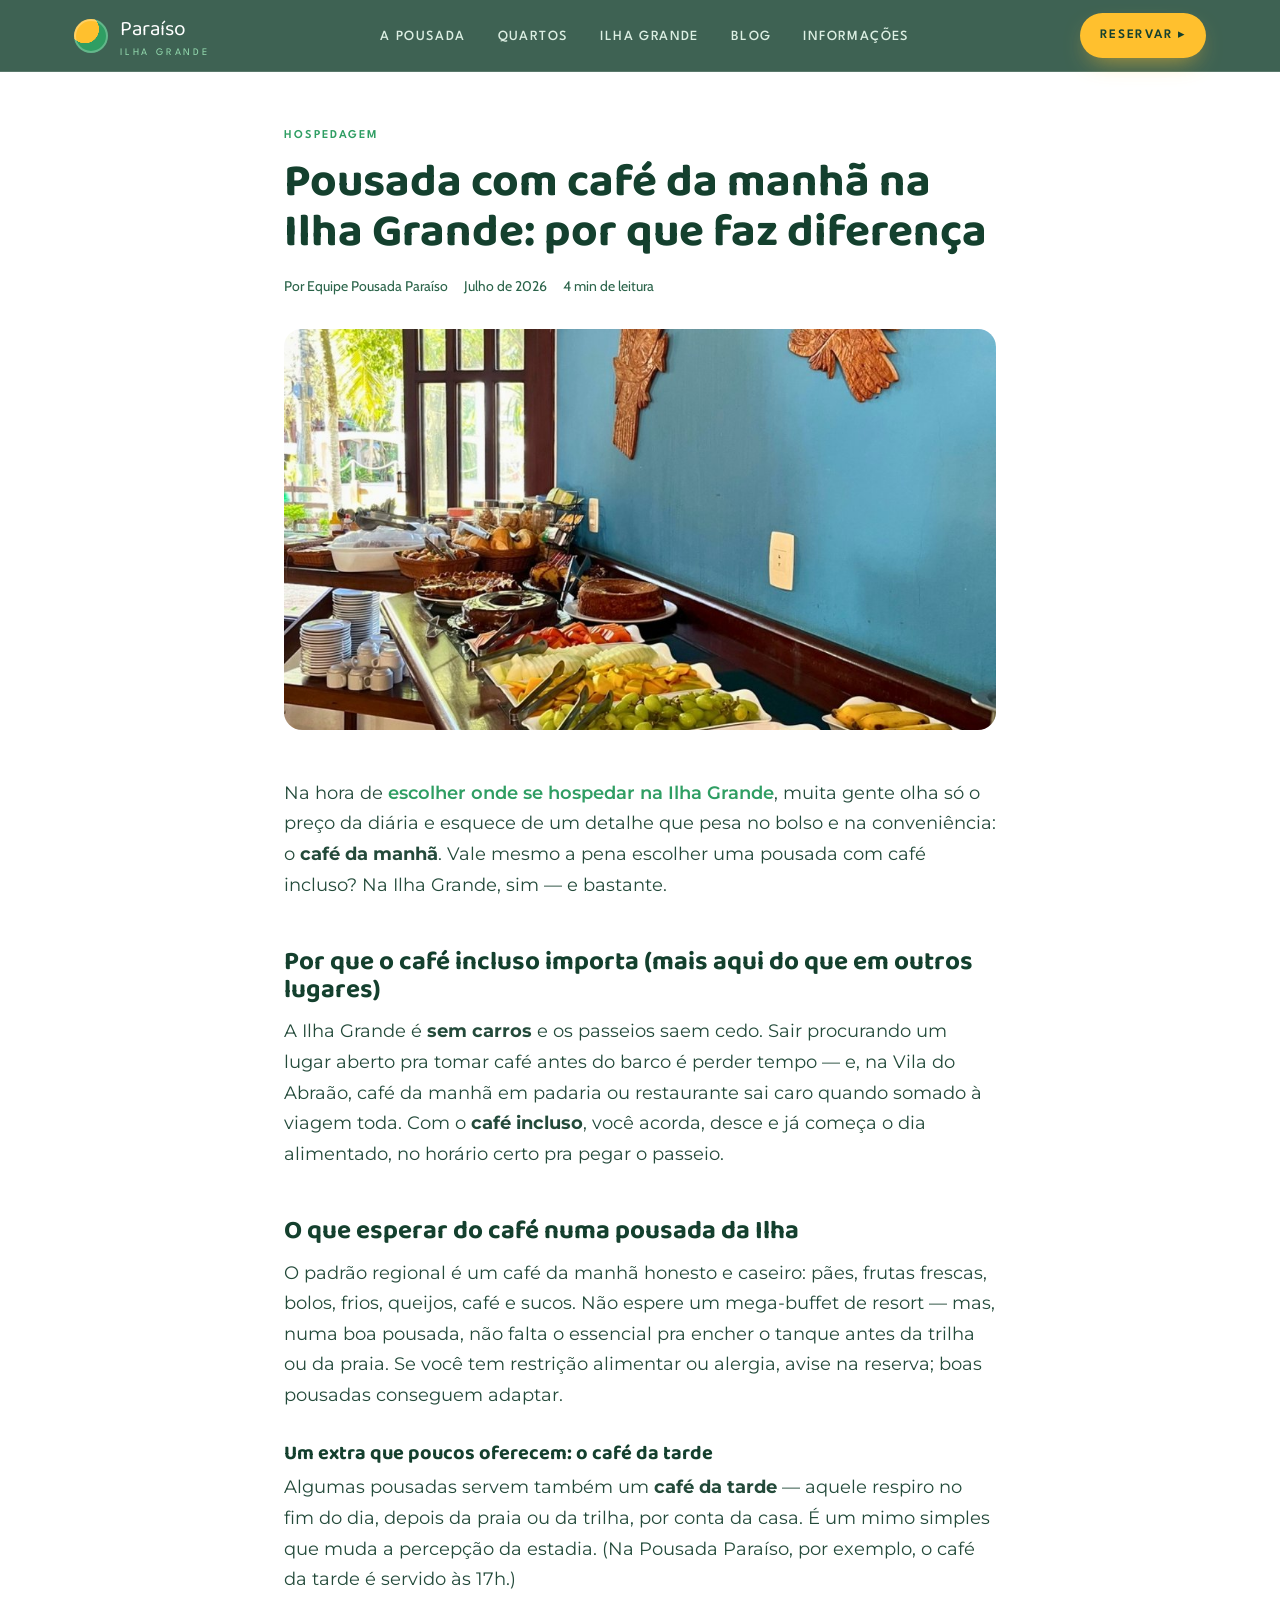
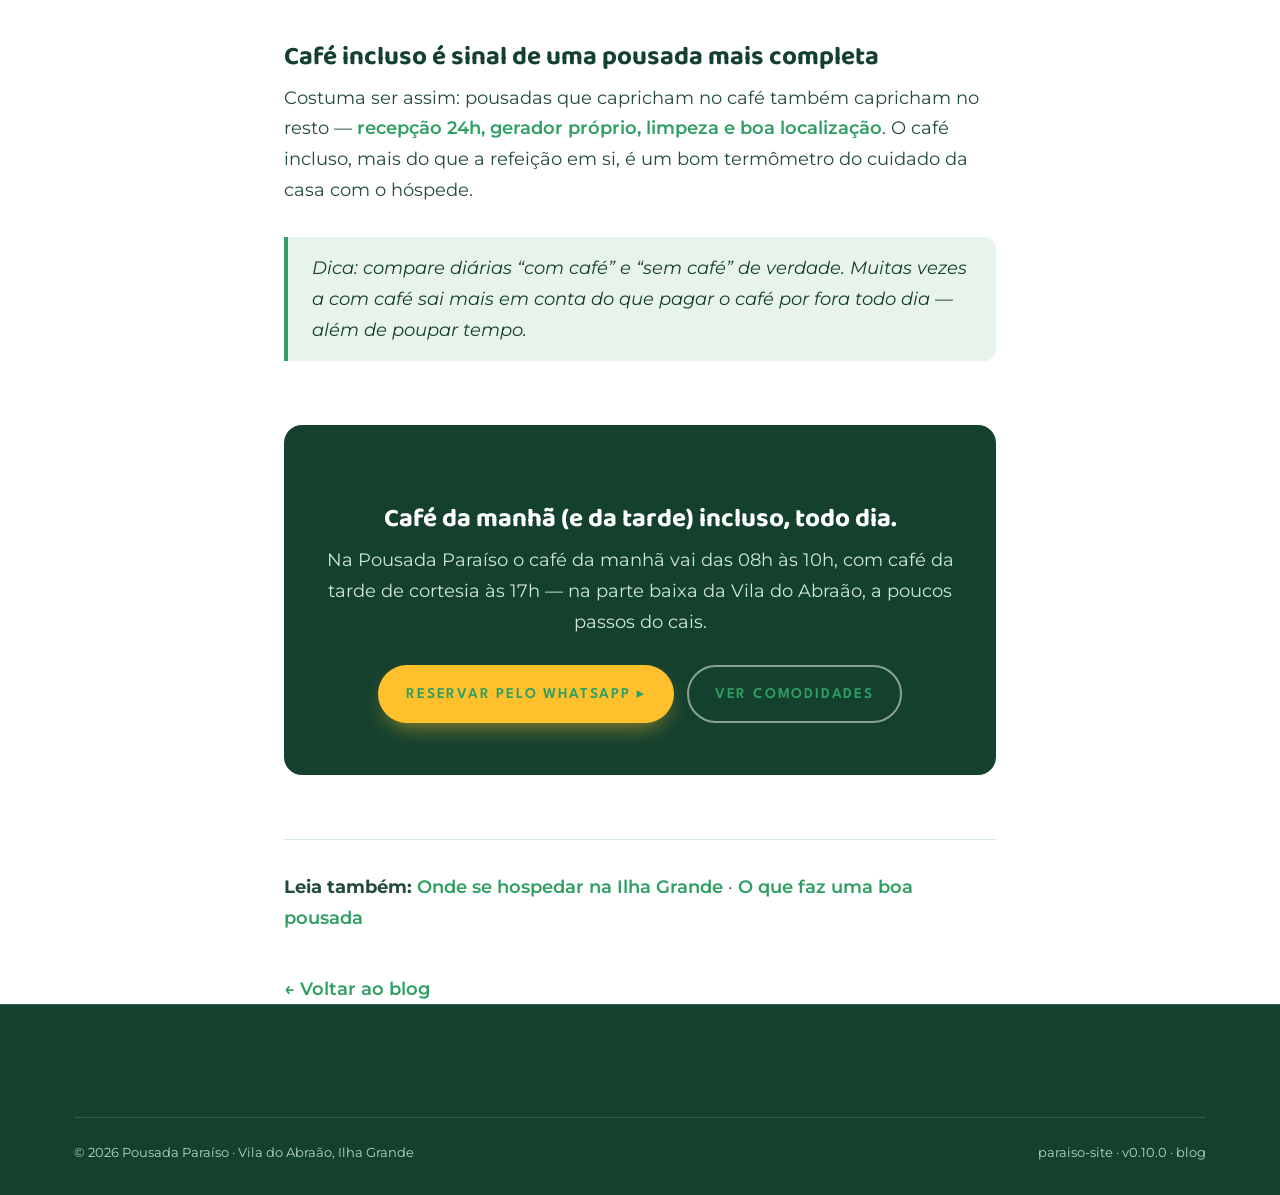
<file: blog/pousada-com-cafe-da-manha-ilha-grande.html>
<!DOCTYPE html>
<html lang="pt-BR">
<head>
<meta charset="UTF-8" />
<meta name="viewport" content="width=device-width, initial-scale=1" />
<meta name="theme-color" content="#14402E" />
<link rel="icon" type="image/png" href="../assets/img/favicon.png" />
<link rel="apple-touch-icon" href="../assets/img/apple-touch-icon.png" />
<title>Pousada com café da manhã na Ilha Grande: por que faz diferença</title>
<meta name="description" content="Vale a pena escolher uma pousada com café da manhã incluso na Ilha Grande? Sim — e explicamos por quê, o que esperar do café e onde tomar na Vila do Abraão." />
<link rel="canonical" href="https://paraisoilhagrande.com.br/blog/pousada-com-cafe-da-manha-ilha-grande" />
<meta property="og:type" content="article" />
<meta property="og:site_name" content="Pousada Paraíso Ilha Grande" />
<meta property="og:locale" content="pt_BR" />
<meta property="og:title" content="Pousada com café da manhã na Ilha Grande: por que faz diferença" />
<meta property="og:description" content="Vale a pena a pousada com café da manhã incluso na Ilha Grande? O que esperar e por que economiza tempo e dinheiro." />
<meta property="og:url" content="https://paraisoilhagrande.com.br/blog/pousada-com-cafe-da-manha-ilha-grande" />
<meta property="og:image" content="https://paraisoilhagrande.com.br/assets/img/galeria-3.jpg" />
<meta name="twitter:card" content="summary_large_image" />
<script type="application/ld+json">
{ "@context":"https://schema.org","@type":"BlogPosting",
  "headline":"Pousada com café da manhã na Ilha Grande: por que faz diferença",
  "description":"Vale a pena escolher uma pousada com café da manhã incluso na Ilha Grande e o que esperar do café na Vila do Abraão.",
  "image":"https://paraisoilhagrande.com.br/assets/img/galeria-3.jpg",
  "datePublished":"2026-07-10","dateModified":"2026-07-10",
  "author":{"@type":"Organization","name":"Pousada Paraíso Ilha Grande"},
  "publisher":{"@type":"Organization","name":"Pousada Paraíso Ilha Grande","logo":{"@type":"ImageObject","url":"https://paraisoilhagrande.com.br/assets/img/apple-touch-icon.png"}},
  "mainEntityOfPage":"https://paraisoilhagrande.com.br/blog/pousada-com-cafe-da-manha-ilha-grande" }
</script>
<link rel="preconnect" href="https://fonts.googleapis.com" />
<link rel="preconnect" href="https://fonts.gstatic.com" crossorigin />
<link href="https://fonts.googleapis.com/css2?family=Baloo+Bhai+2:wght@500;600;700;800&family=Baloo+Thambi+2:wght@600;700;800&family=Cabin:wght@400;500;600&family=League+Spartan:wght@500;600;700&family=Montserrat:wght@400;500;600&display=swap" rel="stylesheet" />
<link rel="stylesheet" href="../assets/styles.css" />
</head>
<body>

<header class="nav">
  <div class="wrap">
    <a class="brand" href="/" aria-label="Pousada Paraíso — início"><span class="brand__mark" aria-hidden="true"></span><span>Paraíso<small>Ilha Grande</small></span></a>
    <nav aria-label="Navegação principal">
      <ul class="nav__links" id="navLinks">
        <li><a href="/#pousada">A Pousada</a></li>
        <li><a href="/#quartos">Quartos</a></li>
        <li><a href="/#ilha">Ilha Grande</a></li>
        <li><a href="/blog/">Blog</a></li>
        <li><a href="/#info">Informações</a></li>
      </ul>
    </nav>
    <div class="nav__cta">
      <a class="btn btn--sol btn--sm" href="/#reservar">Reservar ▸</a>
      <button class="nav__toggle" id="navToggle" aria-label="Abrir menu" aria-expanded="false" aria-controls="navLinks"><svg viewBox="0 0 24 24" fill="none" stroke="currentColor" stroke-width="2"><path d="M3 6h18M3 12h18M3 18h18"/></svg></button>
    </div>
  </div>
</header>

<main class="post">
  <div class="wrap">
    <span class="post__cat">Hospedagem</span>
    <h1>Pousada com café da manhã na Ilha Grande: por que faz diferença</h1>
    <div class="post__meta"><span>Por Equipe Pousada Paraíso</span><span>Julho de 2026</span><span>4 min de leitura</span></div>
    <div class="post__cover"><img src="../assets/img/galeria-3.jpg" alt="Café da manhã servido na pousada, na Vila do Abraão" /></div>

    <div class="post__body">
      <p>Na hora de <a href="/blog/onde-se-hospedar-na-ilha-grande">escolher onde se hospedar na Ilha Grande</a>, muita gente olha só o preço da diária e esquece de um detalhe que pesa no bolso e na conveniência: o <strong>café da manhã</strong>. Vale mesmo a pena escolher uma pousada com café incluso? Na Ilha Grande, sim — e bastante.</p>

      <h2>Por que o café incluso importa (mais aqui do que em outros lugares)</h2>
      <p>A Ilha Grande é <strong>sem carros</strong> e os passeios saem cedo. Sair procurando um lugar aberto pra tomar café antes do barco é perder tempo — e, na Vila do Abraão, café da manhã em padaria ou restaurante sai caro quando somado à viagem toda. Com o <strong>café incluso</strong>, você acorda, desce e já começa o dia alimentado, no horário certo pra pegar o passeio.</p>

      <h2>O que esperar do café numa pousada da Ilha</h2>
      <p>O padrão regional é um café da manhã honesto e caseiro: pães, frutas frescas, bolos, frios, queijos, café e sucos. Não espere um mega-buffet de resort — mas, numa boa pousada, não falta o essencial pra encher o tanque antes da trilha ou da praia. Se você tem restrição alimentar ou alergia, avise na reserva; boas pousadas conseguem adaptar.</p>

      <h3>Um extra que poucos oferecem: o café da tarde</h3>
      <p>Algumas pousadas servem também um <strong>café da tarde</strong> — aquele respiro no fim do dia, depois da praia ou da trilha, por conta da casa. É um mimo simples que muda a percepção da estadia. (Na Pousada Paraíso, por exemplo, o café da tarde é servido às 17h.)</p>

      <h2>Café incluso é sinal de uma pousada mais completa</h2>
      <p>Costuma ser assim: pousadas que capricham no café também capricham no resto — <a href="/blog/o-que-faz-uma-boa-pousada">recepção 24h, gerador próprio, limpeza e boa localização</a>. O café incluso, mais do que a refeição em si, é um bom termômetro do cuidado da casa com o hóspede.</p>

      <blockquote>Dica: compare diárias “com café” e “sem café” de verdade. Muitas vezes a com café sai mais em conta do que pagar o café por fora todo dia — além de poupar tempo.</blockquote>

      <div class="post__cta">
        <h3>Café da manhã (e da tarde) incluso, todo dia.</h3>
        <p>Na Pousada Paraíso o café da manhã vai das 08h às 10h, com café da tarde de cortesia às 17h — na parte baixa da Vila do Abraão, a poucos passos do cais.</p>
        <a class="btn btn--sol" href="/#reservar">Reservar pelo WhatsApp ▸</a>
        <a class="btn btn--ghost-light" href="/#comodidades">Ver comodidades</a>
      </div>

      <div class="post__related">
        <p><strong>Leia também:</strong> <a href="/blog/onde-se-hospedar-na-ilha-grande">Onde se hospedar na Ilha Grande</a> · <a href="/blog/o-que-faz-uma-boa-pousada">O que faz uma boa pousada</a></p>
        <a class="post__back" href="/blog/">← Voltar ao blog</a>
      </div>
    </div>
  </div>
</main>

<footer class="foot">
  <div class="wrap"><div class="foot__bottom"><span>© 2026 Pousada Paraíso · Vila do Abraão, Ilha Grande</span><span>paraiso-site · v0.10.0 · blog</span></div></div>
</footer>
<a class="mobile-book" href="https://wa.me/5521994281111?text=Ol%C3%A1!%20Quero%20reservar%20na%20Pousada%20Para%C3%ADso." target="_blank" rel="noopener">Reservar no WhatsApp ▸</a>
<script src="../assets/app.js"></script>
</body>
</html>
</file>
<file: assets/styles.css>
/* ================================================================
   POUSADA PARAÍSO · Palmeira & Sol
   TEMA · paraiso-site · v0.1.0 · 2026-07-01
   Identidade travada: Notion "IDENTIDADE VISUAL · PARAÍSO v1.0.0"
   ================================================================ */

:root {
  /* Paleta oficial (não alterar sem atualizar o Notion) */
  --palmeira: #14402E;   /* âncora  */
  --tropical: #2F9E63;   /* primária */
  --menta:    #93D9AE;   /* apoio   */
  --brisa:    #E8F3EB;   /* seção   */
  --branco:   #FFFFFF;   /* fundo   */
  --sol:      #FFC02E;   /* AÇÃO — só CTA/preço */

  /* Tons derivados p/ profundidade (mesma família verde) */
  --palmeira-90: #1c4e39;
  --palmeira-70: #2a6349;
  --linha:       #d5e7db;   /* hairline sobre claro */
  --linha-esc:   rgba(255,255,255,.14);

  /* Tipografia */
  --display: "Baloo Bhai 2", system-ui, sans-serif;   /* marca / hero */
  --titulo:  "Baloo Thambi 2", system-ui, sans-serif;  /* títulos seção */
  --caps:    "League Spartan", system-ui, sans-serif;  /* eyebrow/preço/CTA/tag */
  --corpo:   "Montserrat", system-ui, sans-serif;
  --util:    "Cabin", system-ui, sans-serif;

  /* Escala de espaço 4/8 */
  --s1: 4px;  --s2: 8px;  --s3: 12px; --s4: 16px; --s5: 24px;
  --s6: 32px; --s7: 48px; --s8: 64px; --s9: 96px; --s10: 128px;

  --maxw: 1180px;
  --radius: 18px;
  --radius-sm: 12px;
  --shadow: 0 14px 40px -20px rgba(20,64,46,.45);
  --shadow-sm: 0 8px 22px -14px rgba(20,64,46,.4);
  --nav-h: 72px;
}

* { box-sizing: border-box; }
html { scroll-behavior: smooth; scroll-padding-top: calc(var(--nav-h) + 8px); }

body {
  margin: 0;
  font-family: var(--corpo);
  color: var(--palmeira);
  background: var(--branco);
  line-height: 1.6;
  -webkit-font-smoothing: antialiased;
  text-rendering: optimizeLegibility;
  overflow-x: clip; /* corta overflow horizontal SEM virar container de scroll */
}

img { max-width: 100%; display: block; }
a { color: inherit; text-decoration: none; }

/* ---------- Tipografia base ---------- */
h1, h2, h3 { margin: 0; font-family: var(--titulo); font-weight: 700; line-height: 1.08; }
.display { font-family: var(--display); font-weight: 700; letter-spacing: -.01em; }
p { margin: 0 0 var(--s4); }

.eyebrow {
  font-family: var(--caps);
  text-transform: uppercase;
  letter-spacing: .22em;
  font-size: 13px;
  font-weight: 600;
  color: var(--tropical);
  display: inline-flex;
  align-items: center;
  gap: var(--s2);
  margin-bottom: var(--s4);
}
.eyebrow::before {
  content: "";
  width: 9px; height: 9px; border-radius: 50%;
  background: var(--sol);
  box-shadow: 0 0 0 4px rgba(255,192,46,.22);
}
.on-dark .eyebrow { color: var(--menta); }

/* ---------- Layout ---------- */
.wrap { width: 100%; max-width: var(--maxw); margin: 0 auto; padding: 0 var(--s5); }
.section { padding: var(--s9) 0; position: relative; }
.section--tight { padding: var(--s8) 0; }
.bg-brisa { background: var(--brisa); }
.bg-palmeira { background: var(--palmeira); color: #eaf5ee; }
.bg-palmeira h2, .bg-palmeira h3, .bg-palmeira .display { color: #fff; }

.section-head { max-width: 640px; margin-bottom: var(--s7); }
.section-head h2 { font-size: clamp(28px, 4vw, 44px); }
.section-head p { margin-top: var(--s3); font-size: 17px; color: var(--palmeira-70); }
.on-dark .section-head p { color: #bcd8c7; }

/* ---------- Botões ---------- */
.btn {
  font-family: var(--caps);
  text-transform: uppercase;
  letter-spacing: .12em;
  font-weight: 600;
  font-size: 15px;
  display: inline-flex;
  align-items: center;
  gap: var(--s2);
  padding: 14px 26px;
  border-radius: 999px;
  border: 2px solid transparent;
  cursor: pointer;
  transition: transform .18s ease, box-shadow .18s ease, background .18s ease;
  white-space: nowrap;
}
.btn:focus-visible { outline: 3px solid var(--sol); outline-offset: 3px; }
.btn--sol { background: var(--sol); color: var(--palmeira); box-shadow: 0 10px 24px -10px rgba(255,192,46,.7); }
.btn--sol:hover { transform: translateY(-2px); box-shadow: 0 16px 30px -12px rgba(255,192,46,.85); }
.btn--ghost { background: transparent; color: var(--palmeira); border-color: var(--tropical); }
.btn--ghost:hover { background: var(--tropical); color: #fff; transform: translateY(-2px); }
.btn--ghost-light { background: transparent; color: #fff; border-color: rgba(255,255,255,.5); }
.btn--ghost-light:hover { background: rgba(255,255,255,.12); transform: translateY(-2px); }
.btn--sm { padding: 10px 18px; font-size: 13px; }

/* ---------- Navbar ---------- */
.nav {
  position: fixed; inset: 0 0 auto 0; z-index: 60;
  height: var(--nav-h);
  background: rgba(20,64,46,.82);
  backdrop-filter: blur(10px);
  border-bottom: 1px solid var(--linha-esc);
  color: #fff;
}
.nav .wrap { display: flex; align-items: center; justify-content: space-between; height: 100%; }
.brand { display: flex; align-items: center; gap: var(--s3); font-family: var(--display); font-size: 21px; color: #fff; }
.brand__mark {
  width: 34px; height: 34px; border-radius: 50%;
  background: radial-gradient(circle at 32% 30%, var(--sol) 0 42%, var(--tropical) 43% 100%);
  flex: none; box-shadow: inset 0 0 0 2px rgba(255,255,255,.25);
}
.brand small { font-family: var(--caps); font-size: 10px; letter-spacing: .28em; text-transform: uppercase; color: var(--menta); display: block; line-height: 1; margin-top: 2px; }
.nav__links { display: flex; align-items: center; gap: var(--s6); list-style: none; margin: 0; padding: 0; }
.nav__links a {
  font-family: var(--caps); text-transform: uppercase; letter-spacing: .1em;
  font-size: 14px; font-weight: 500; color: #dcefe3; padding: 6px 0; position: relative;
  white-space: nowrap;
}
@media (max-width: 1080px) and (min-width: 721px) { .nav__links { gap: var(--s5); } .nav__links a { font-size: 13px; } }
.nav__links a::after { content:""; position:absolute; left:0; bottom:-2px; width:0; height:2px; background: var(--sol); transition: width .2s ease; }
.nav__links a:hover::after, .nav__links a.is-active::after { width: 100%; }
.nav__cta { display: flex; align-items: center; gap: var(--s3); }
.nav__toggle { display: none; background: none; border: 0; color: #fff; cursor: pointer; padding: 8px; }
.nav__toggle svg { width: 26px; height: 26px; }

/* ---------- Sol assinatura ---------- */
.sun {
  position: fixed; z-index: 2; pointer-events: none;
  top: 120px; right: 7vw;
  width: 96px; height: 96px; border-radius: 50%;
  background: radial-gradient(circle at 40% 38%, #ffe08a 0 30%, var(--sol) 55%, #f4a92e 100%);
  box-shadow: 0 0 60px 20px rgba(255,192,46,.35), 0 0 0 12px rgba(255,192,46,.10);
  transition: transform .3s linear, opacity .4s ease;
  will-change: transform;
}
@media (max-width: 720px) { .sun { width: 64px; height: 64px; right: 8vw; top: 92px; } }

/* ---------- Slots de imagem (fallback: some no erro, mostra placeholder) ---------- */
.slot { position: absolute; inset: 0; width: 100%; height: 100%; object-fit: cover; border: 0; z-index: 1; }

/* ---------- Hero ---------- */
.hero {
  position: relative;
  min-height: calc(100vh - var(--nav-h));
  display: flex; align-items: flex-end;
  padding-top: calc(var(--nav-h) + var(--s7));
  padding-bottom: var(--s9);
  background: linear-gradient(120deg, #bfe3cc 0%, #93d9ae 45%, #5bb87f 100%);
  background-size: cover; background-position: center;
  overflow: hidden;
}
.hero__img { position: absolute; inset: 0; width: 100%; height: 100%; object-fit: cover; z-index: 0; }
.hero::after { /* véu p/ legibilidade do texto sobre a foto */
  content: ""; position: absolute; inset: 0; z-index: 1; pointer-events: none;
  background: linear-gradient(180deg, rgba(20,64,46,.15) 0%, rgba(20,64,46,.05) 40%, rgba(20,64,46,.72) 100%);
}
.hero__ph { /* placeholder p/ foto real — fica no topo pra não cruzar o título (que é bottom-aligned) */
  position: absolute; inset: 0;
  display: flex; align-items: flex-start; justify-content: center;
  padding-top: 22vh;
  color: rgba(20,64,46,.45); font-family: var(--caps); letter-spacing: .18em;
  text-transform: uppercase; font-size: 13px; z-index: 0; pointer-events: none;
}
.hero__inner { position: relative; z-index: 3; max-width: 720px; color: #fff; }
.hero__kicker {
  font-family: var(--caps); text-transform: uppercase; letter-spacing: .24em;
  font-size: 13px; color: #fff; background: rgba(20,64,46,.55);
  padding: 7px 14px; border-radius: 999px; display: inline-block; margin-bottom: var(--s5);
}
.hero h1 { font-family: var(--display); font-size: clamp(38px, 6.4vw, 74px); color: #fff; text-shadow: 0 2px 30px rgba(20,64,46,.4); }
.hero__sub { font-size: clamp(17px, 2vw, 21px); color: #eefaf2; max-width: 540px; margin: var(--s5) 0 var(--s6); }
.hero__actions { display: flex; gap: var(--s4); flex-wrap: wrap; align-items: center; }
.hero__rating {
  display: inline-flex; align-items: center; gap: var(--s3);
  color: #fff; font-family: var(--corpo); font-size: 14px;
}
.hero__rating .stars { color: var(--sol); letter-spacing: 2px; font-size: 16px; }
.hero__rating b { font-family: var(--caps); font-size: 16px; }

/* ---------- Promessa / faixa de garantias ---------- */
.promise { display: grid; grid-template-columns: repeat(4, 1fr); gap: var(--s5); }
.promise .item { background: #fff; border: 1px solid var(--linha); border-radius: var(--radius); padding: var(--s6) var(--s5); box-shadow: var(--shadow-sm); }
.promise .item .ic { width: 44px; height: 44px; border-radius: 12px; background: var(--brisa); display: grid; place-items: center; font-size: 22px; margin-bottom: var(--s4); }
.promise .item h3 { font-family: var(--titulo); font-size: 19px; margin-bottom: var(--s2); }
.promise .item p { font-size: 15px; color: var(--palmeira-70); margin: 0; }

/* faixa de fatos (café 08h etc) */
.facts { margin-top: var(--s7); display: flex; flex-wrap: wrap; gap: var(--s5) var(--s8); border-top: 1px solid var(--linha); padding-top: var(--s6); }
.facts .f { display: flex; flex-direction: column; }
.facts .f b { font-family: var(--display); font-size: 30px; color: var(--tropical); }
.facts .f span { font-family: var(--caps); text-transform: uppercase; letter-spacing: .14em; font-size: 12px; color: var(--palmeira-70); }

/* ---------- Cards de produto (quartos / pacotes) ---------- */
.cards { display: grid; grid-template-columns: repeat(auto-fit, minmax(300px, 1fr)); gap: var(--s6); }
.pcard {
  background: #fff; border: 1px solid var(--linha); border-radius: var(--radius);
  overflow: hidden; box-shadow: var(--shadow-sm);
  display: flex; flex-direction: column;
  transition: transform .2s ease, box-shadow .2s ease;
}
.pcard:hover { transform: translateY(-4px); box-shadow: var(--shadow); }
.pcard__media { aspect-ratio: 4/3; background: linear-gradient(135deg, var(--menta), var(--brisa)); position: relative; }
.pcard__media .ph { position: absolute; inset: 0; display: grid; place-items: center; color: rgba(20,64,46,.45); font-family: var(--caps); letter-spacing: .16em; text-transform: uppercase; font-size: 12px; }
.pcard__tag {
  position: absolute; top: var(--s4); left: var(--s4);
  font-family: var(--caps); text-transform: uppercase; letter-spacing: .1em; font-size: 12px; font-weight: 600;
  background: var(--tropical); color: #fff; padding: 5px 12px; border-radius: 999px;
}
.pcard__body { padding: var(--s5) var(--s5) var(--s6); display: flex; flex-direction: column; flex: 1; }
.pcard__body h3 { font-family: var(--titulo); font-size: 23px; margin-bottom: var(--s2); }
.pcard__meta { display: flex; gap: var(--s4); flex-wrap: wrap; font-family: var(--util); font-size: 13px; color: var(--palmeira-70); margin-bottom: var(--s3); }
.pcard__meta span { display: inline-flex; align-items: center; gap: 5px; }
.pcard__desc { font-size: 15px; color: var(--palmeira-70); margin-bottom: var(--s5); }
.pcard__foot { margin-top: auto; display: flex; align-items: center; justify-content: space-between; gap: var(--s4); }
.price { font-family: var(--caps); line-height: 1; }
.price small { display: block; text-transform: uppercase; letter-spacing: .14em; font-size: 11px; color: var(--palmeira-70); margin-bottom: 3px; }
.price b { font-size: 26px; color: var(--palmeira); }
.price .todef { font-size: 15px; color: var(--tropical); }

/* ---------- Como chegar ---------- */
.arrive { display: grid; grid-template-columns: 1.05fr 1fr; gap: var(--s8); align-items: center; }
.arrive__steps { list-style: none; margin: var(--s5) 0 0; padding: 0; display: grid; gap: var(--s4); }
.arrive__steps li { display: grid; grid-template-columns: 44px 1fr; gap: var(--s4); align-items: start; }
.arrive__steps .n { width: 44px; height: 44px; border-radius: 50%; background: var(--palmeira); color: #fff; font-family: var(--display); font-size: 19px; display: grid; place-items: center; }
.arrive__steps h4 { font-family: var(--titulo); font-size: 18px; margin: 4px 0 2px; }
.arrive__steps p { font-size: 14px; color: var(--palmeira-70); margin: 0; }
.arrive__map { aspect-ratio: 4/3.4; border-radius: var(--radius); background: repeating-linear-gradient(45deg, #dCEBE0 0 14px, #d3e6d9 14px 28px); position: relative; box-shadow: var(--shadow-sm); overflow: hidden; }
.arrive__map .ph { position: absolute; inset: 0; display: grid; place-items: center; color: rgba(20,64,46,.5); font-family: var(--caps); letter-spacing: .16em; text-transform: uppercase; font-size: 12px; }
.arrive__note { display: inline-flex; align-items: center; gap: var(--s2); background: var(--menta); color: var(--palmeira); font-family: var(--util); font-weight: 600; font-size: 14px; padding: 8px 16px; border-radius: 999px; margin-top: var(--s5); }

/* ---------- Avaliações ---------- */
.reviews { display: grid; grid-template-columns: repeat(auto-fit, minmax(280px,1fr)); gap: var(--s5); }
.review { background: #fff; border: 1px solid var(--linha); border-radius: var(--radius); padding: var(--s6); box-shadow: var(--shadow-sm); }
.review .stars { color: var(--sol); letter-spacing: 2px; margin-bottom: var(--s3); }
.review p { font-size: 16px; font-style: italic; color: var(--palmeira); }
.review .who { font-family: var(--caps); text-transform: uppercase; letter-spacing: .12em; font-size: 12px; color: var(--palmeira-70); margin-top: var(--s3); }
.reviews__score { display: flex; align-items: baseline; gap: var(--s3); margin-bottom: var(--s6); }
.reviews__score b { font-family: var(--display); font-size: 54px; color: var(--tropical); line-height: 1; }
.reviews__score span { font-family: var(--util); color: var(--palmeira-70); }

/* ---------- Reservar (bloco final) ---------- */
.book { text-align: center; }
.book .wrap { max-width: 720px; }
.book h2 { font-family: var(--display); font-size: clamp(30px,4.6vw,52px); }
.book p { color: #cfe6d8; font-size: 18px; margin: var(--s4) auto var(--s7); }
.book__actions { display: flex; gap: var(--s4); justify-content: center; flex-wrap: wrap; }

/* ---------- Rodapé ---------- */
.foot { background: var(--palmeira); color: #b7d4c2; padding: var(--s8) 0 var(--s6); border-top: 1px solid var(--linha-esc); }
.foot__grid { display: grid; grid-template-columns: 1.4fr 1fr 1fr; gap: var(--s7); }
.foot h4 { font-family: var(--caps); text-transform: uppercase; letter-spacing: .16em; font-size: 13px; color: var(--menta); margin: 0 0 var(--s4); }
.foot a { color: #cfe6d8; font-size: 15px; }
.foot a:hover { color: #fff; }
.foot ul { list-style: none; margin: 0; padding: 0; display: grid; gap: var(--s3); }
.foot__bottom { margin-top: var(--s7); padding-top: var(--s5); border-top: 1px solid var(--linha-esc); font-size: 13px; display: flex; justify-content: space-between; flex-wrap: wrap; gap: var(--s3); }

/* ---------- Marca "A DEFINIR" ---------- */
.todef, .def { color: var(--tropical); }
[data-def] { position: relative; }
.def-badge {
  display: inline-block; font-family: var(--caps); font-size: 11px; letter-spacing: .1em;
  text-transform: uppercase; background: #fff3d0; color: #9a6b00; border: 1px dashed #e2b23a;
  padding: 2px 8px; border-radius: 6px; vertical-align: middle;
}

/* ================= Página de produto ================= */
.pdp { padding-top: calc(var(--nav-h) + var(--s8)); }
.pdp__crumbs { font-family: var(--caps); text-transform: uppercase; letter-spacing: .14em; font-size: 12px; color: var(--palmeira-70); margin-bottom: var(--s5); }
.pdp__crumbs a { color: var(--tropical); }
.pdp__grid { display: grid; grid-template-columns: 1.3fr 1fr; gap: var(--s8); align-items: start; }
.pdp__gallery { display: grid; grid-template-columns: 2fr 1fr; grid-template-rows: 1fr 1fr; gap: var(--s3); height: 460px; }
.pdp__gallery .g { border-radius: var(--radius-sm); background: linear-gradient(135deg, var(--menta), var(--brisa)); position: relative; }
.pdp__gallery .g:first-child { grid-row: 1 / span 2; }
.pdp__gallery .g .ph { position: absolute; inset: 0; display: grid; place-items: center; color: rgba(20,64,46,.45); font-family: var(--caps); font-size: 11px; letter-spacing: .14em; text-transform: uppercase; }
.pdp h1 { font-family: var(--display); font-size: clamp(30px,4vw,46px); margin-bottom: var(--s3); }
.pdp__meta { display: flex; gap: var(--s5); flex-wrap: wrap; font-family: var(--util); color: var(--palmeira-70); margin-bottom: var(--s5); }
.pdp__meta span { display: inline-flex; align-items: center; gap: 6px; }
.pdp__box { background: var(--brisa); border: 1px solid var(--linha); border-radius: var(--radius); padding: var(--s6); position: sticky; top: calc(var(--nav-h) + var(--s5)); }
.pdp__box .price b { font-size: 34px; }
.pdp__box .btn { width: 100%; justify-content: center; margin-top: var(--s5); }
.pdp__amen { list-style: none; margin: var(--s5) 0 0; padding: 0; columns: 2; gap: var(--s5); }
.pdp__amen li { break-inside: avoid; margin-bottom: var(--s3); display: flex; gap: var(--s2); font-size: 15px; }
.pdp__amen li::before { content: "✓"; color: var(--tropical); font-weight: 700; }

/* ================= A Pousada (about) ================= */
.about { display: grid; grid-template-columns: 1.05fr .95fr; gap: var(--s8); align-items: center; }
.about__body p { font-size: 17px; color: var(--palmeira-70); }
.about__body .lead { font-size: 20px; color: var(--palmeira); font-family: var(--util); }
.about__pills { display: flex; flex-wrap: wrap; gap: var(--s3); margin-top: var(--s5); }
.about__pills span { display: inline-flex; align-items: center; gap: 7px; background: var(--brisa); color: var(--palmeira); border: 1px solid var(--linha); border-radius: 999px; padding: 8px 15px; font-family: var(--util); font-weight: 600; font-size: 14px; }
.about__media { display: grid; grid-template-columns: 1fr 1fr; grid-template-rows: 1fr 1fr; gap: var(--s3); height: 420px; }
.about__media .g { border-radius: var(--radius-sm); background: linear-gradient(135deg, var(--menta), var(--brisa)); position: relative; }
.about__media .g:first-child { grid-row: 1 / span 2; }
.about__media .g .ph { position: absolute; inset: 0; display: grid; place-items: center; color: rgba(20,64,46,.45); font-family: var(--caps); font-size: 11px; letter-spacing: .12em; text-transform: uppercase; text-align: center; padding: 8px; }

/* ================= Galeria ================= */
.gallery { display: grid; grid-template-columns: repeat(4, 1fr); grid-auto-rows: 150px; gap: var(--s3); }
.gallery .g { border-radius: var(--radius-sm); background: linear-gradient(135deg, var(--menta), var(--brisa)); position: relative; overflow: hidden; }
.gallery .g .ph { position: absolute; inset: 0; display: grid; place-items: center; color: rgba(20,64,46,.5); font-family: var(--caps); font-size: 11px; letter-spacing: .12em; text-transform: uppercase; }
.gallery .g--wide { grid-column: span 2; }
.gallery .g--tall { grid-row: span 2; }

/* ================= Comodidades ================= */
.amen { display: grid; grid-template-columns: repeat(4, 1fr); gap: var(--s4); }
.amen .a { background: #fff; border: 1px solid var(--linha); border-radius: var(--radius-sm); padding: var(--s5); display: flex; flex-direction: column; gap: var(--s3); color: var(--palmeira); }
.amen .a .ic { width: 40px; height: 40px; border-radius: 10px; background: var(--brisa); display: grid; place-items: center; font-size: 20px; }
.amen .a b { font-family: var(--titulo); font-size: 16px; }
.amen .a small { font-family: var(--util); font-size: 13px; color: var(--palmeira-70); }

/* ================= Ilha Grande (destino) ================= */
.spots { display: grid; grid-template-columns: repeat(3, 1fr); gap: var(--s5); }
.spot { border-radius: var(--radius); overflow: hidden; border: 1px solid var(--linha); background: #fff; box-shadow: var(--shadow-sm); }
.spot__media { aspect-ratio: 16/10; background: linear-gradient(135deg, var(--menta), var(--brisa)); position: relative; }
.spot__media .ph { position: absolute; inset: 0; display: grid; place-items: center; color: rgba(20,64,46,.5); font-family: var(--caps); font-size: 11px; letter-spacing: .12em; text-transform: uppercase; }
.spot__body { padding: var(--s5); }
.spot__body h3 { font-family: var(--titulo); font-size: 19px; margin-bottom: var(--s2); }
.spot__body p { font-size: 14px; color: var(--palmeira-70); margin: 0; }

/* ================= FAQ / Informações práticas ================= */
.faq { max-width: 820px; }
.faq details { border-bottom: 1px solid var(--linha); }
.faq summary { list-style: none; cursor: pointer; padding: var(--s5) 0; font-family: var(--titulo); font-size: 18px; color: var(--palmeira); display: flex; justify-content: space-between; align-items: center; gap: var(--s4); }
.faq summary::-webkit-details-marker { display: none; }
.faq summary::after { content: "+"; font-family: var(--display); color: var(--tropical); font-size: 26px; line-height: 1; transition: transform .2s ease; }
.faq details[open] summary::after { transform: rotate(45deg); }
.faq details p { padding: 0 0 var(--s5); margin: 0; color: var(--palmeira-70); font-size: 16px; max-width: 68ch; }
.info-quick { display: flex; flex-wrap: wrap; gap: var(--s4); margin-bottom: var(--s7); }
.info-quick .q { background: var(--brisa); border-radius: var(--radius-sm); padding: var(--s4) var(--s5); }
.info-quick .q b { font-family: var(--display); font-size: 22px; color: var(--tropical); display: block; }
.info-quick .q span { font-family: var(--caps); text-transform: uppercase; letter-spacing: .12em; font-size: 11px; color: var(--palmeira-70); }

/* ---------- Responsivo ---------- */
@media (max-width: 940px) {
  .promise { grid-template-columns: repeat(2, 1fr); }
  .arrive { grid-template-columns: 1fr; gap: var(--s6); }
  .foot__grid { grid-template-columns: 1fr 1fr; }
  .pdp__grid { grid-template-columns: 1fr; }
  .pdp__box { position: static; }
  .about { grid-template-columns: 1fr; gap: var(--s6); }
  .amen { grid-template-columns: repeat(2, 1fr); }
  .spots { grid-template-columns: 1fr; }
  .gallery { grid-template-columns: repeat(2, 1fr); }
}
@media (max-width: 720px) {
  .nav__links { position: fixed; inset: var(--nav-h) 0 auto 0; flex-direction: column; background: var(--palmeira); padding: var(--s5); gap: var(--s4); border-bottom: 1px solid var(--linha-esc); transform: translateY(-140%); transition: transform .28s ease; }
  .nav__links.open { transform: translateY(0); }
  .nav__toggle { display: inline-flex; }
  .nav .nav__links a { font-size: 16px; }
  .promise { grid-template-columns: 1fr; }
  .foot__grid { grid-template-columns: 1fr; }
  .pdp__gallery { grid-template-columns: 1fr; grid-template-rows: none; height: auto; }
  .pdp__gallery .g { aspect-ratio: 3/2; }
  .pdp__gallery .g:first-child { grid-row: auto; }
  .section { padding: var(--s7) 0; }              /* mobile enxuto: menos rolagem */
  .hero__ph { padding-top: 11vh; font-size: 11px; }
  .amen { grid-template-columns: 1fr 1fr; gap: var(--s3); }
  .amen .a { padding: var(--s4); }
  .gallery { grid-template-columns: 1fr 1fr; grid-auto-rows: 118px; }
  .about__media { height: 300px; }
  .section-head { margin-bottom: var(--s5); }
  .cards { gap: var(--s4); }
  .info-quick { gap: var(--s2); }
  .info-quick .q { padding: var(--s3) var(--s4); flex: 1 1 40%; }
  .reviews { gap: var(--s4); }
  .arrive__map { aspect-ratio: 3/2.6; }
  .faq summary { padding: var(--s4) 0; font-size: 16.5px; }
}

/* ---------- Onda-assinatura (2 camadas, fluindo) — padrão "ilha-onda" na paleta Paraíso ---------- */
.onda { line-height: 0; margin: -2px 0; overflow: hidden; position: relative; z-index: 1; }
.onda svg { display: block; width: 100%; height: clamp(52px, 7vw, 88px); }
.onda .l1 { animation: ondaSwayA 9s ease-in-out infinite alternate; }
.onda .l2 { opacity: .5; animation: ondaSwayB 12s ease-in-out infinite alternate; }
@keyframes ondaSwayA { to { transform: translateX(-72px); } }
@keyframes ondaSwayB { to { transform: translateX(64px); } }

/* Faixa forte Verde Tropical (acento, texto claro) */
.bg-tropical { background: var(--tropical); color: #eafaf1; }
.bg-tropical h2, .bg-tropical h3, .bg-tropical .display { color: #fff; }

/* ---------- Reservar direto: nota Ilha Tour ---------- */
.booknote {
  margin-top: var(--s7); padding: var(--s5) var(--s6);
  background: rgba(255,255,255,.08); border: 1px solid var(--linha-esc);
  border-radius: var(--radius); max-width: 640px; margin-left: auto; margin-right: auto;
}
.booknote p { color: #cfe6d8; font-size: 15px; margin: 0 0 var(--s4); }
.booknote .btn { margin: 0; }

/* ---------- Mapa embed (Como chegar) ---------- */
.arrive__map iframe { width: 100%; height: 100%; border: 0; display: block; }

/* ---------- Reviews: selo de anos ---------- */
.years { display: inline-flex; align-items: baseline; gap: var(--s3); margin-bottom: var(--s6); }
.years b { font-family: var(--display); font-size: 52px; color: var(--tropical); line-height: 1; }
.years span { font-family: var(--util); color: var(--palmeira-70); max-width: 30ch; }

/* ================= BLOG ================= */
.bloghead { padding-top: calc(var(--nav-h) + var(--s8)); }
.bloghead .wrap { max-width: 760px; }
.bloghead h1 { font-family: var(--display); font-size: clamp(32px,5vw,52px); }
.bloghead p { color: var(--palmeira-70); font-size: 18px; margin-top: var(--s3); }

.blog-grid { display: grid; grid-template-columns: repeat(auto-fit, minmax(300px, 1fr)); gap: var(--s6); }
.bcard { display: flex; flex-direction: column; background: #fff; border: 1px solid var(--linha); border-radius: var(--radius); overflow: hidden; box-shadow: var(--shadow-sm); transition: transform .2s ease, box-shadow .2s ease; }
.bcard:hover { transform: translateY(-4px); box-shadow: var(--shadow); }
.bcard__media { aspect-ratio: 16/10; background: linear-gradient(135deg, var(--menta), var(--brisa)); position: relative; }
.bcard__media img { position: absolute; inset: 0; width: 100%; height: 100%; object-fit: cover; }
.bcard__cat { position: absolute; top: var(--s4); left: var(--s4); font-family: var(--caps); text-transform: uppercase; letter-spacing: .1em; font-size: 11px; font-weight: 600; background: var(--tropical); color: #fff; padding: 5px 12px; border-radius: 999px; }
.bcard__body { padding: var(--s5) var(--s5) var(--s6); display: flex; flex-direction: column; flex: 1; }
.bcard__body h3 { font-family: var(--titulo); font-size: 21px; line-height: 1.2; margin-bottom: var(--s3); }
.bcard__body p { font-size: 15px; color: var(--palmeira-70); margin-bottom: var(--s5); }
.bcard__meta { margin-top: auto; font-family: var(--util); font-size: 13px; color: var(--palmeira-70); display: flex; gap: var(--s3); align-items: center; }
.bcard__go { color: var(--tropical); font-weight: 600; }

/* Artigo */
.post { padding-top: calc(var(--nav-h) + var(--s7)); }
.post .wrap { max-width: 760px; }
.post__cat { font-family: var(--caps); text-transform: uppercase; letter-spacing: .16em; font-size: 12px; color: var(--tropical); font-weight: 600; }
.post h1 { font-family: var(--display); font-size: clamp(30px, 4.6vw, 46px); line-height: 1.1; margin: var(--s3) 0 var(--s4); }
.post__meta { display: flex; flex-wrap: wrap; gap: var(--s4); font-family: var(--util); font-size: 14px; color: var(--palmeira-70); margin-bottom: var(--s6); }
.post__cover { aspect-ratio: 16/9; border-radius: var(--radius); overflow: hidden; margin-bottom: var(--s7); background: linear-gradient(135deg, var(--menta), var(--brisa)); }
.post__cover img { width: 100%; height: 100%; object-fit: cover; }
.post__body { font-size: 17.5px; line-height: 1.75; color: #234a3a; }
.post__body h2 { font-family: var(--titulo); font-size: 26px; margin: var(--s7) 0 var(--s3); color: var(--palmeira); }
.post__body h3 { font-family: var(--titulo); font-size: 20px; margin: var(--s6) 0 var(--s2); color: var(--palmeira); }
.post__body p { margin: 0 0 var(--s4); }
.post__body ul { margin: 0 0 var(--s4); padding-left: 0; list-style: none; }
.post__body ul li { position: relative; padding-left: 26px; margin-bottom: var(--s2); }
.post__body ul li::before { content: "☀"; position: absolute; left: 0; color: var(--sol); }
.post__body a { color: var(--tropical); font-weight: 600; }
.post__body blockquote { margin: var(--s6) 0; padding: var(--s4) var(--s5); background: var(--brisa); border-left: 4px solid var(--tropical); border-radius: 0 var(--radius-sm) var(--radius-sm) 0; font-style: italic; color: var(--palmeira); }
.post__cta { margin: var(--s8) 0 var(--s6); background: var(--palmeira); color: #eaf5ee; border-radius: var(--radius); padding: var(--s7) var(--s6); text-align: center; }
.post__cta h3 { font-family: var(--display); font-size: 26px; color: #fff; margin-bottom: var(--s3); }
.post__cta p { color: #cfe6d8; margin-bottom: var(--s5); }
.post__cta .btn { margin: 4px; }
.post__back { display: inline-block; margin-top: var(--s5); color: var(--tropical); font-weight: 600; }
.post__related { border-top: 1px solid var(--linha); margin-top: var(--s8); padding-top: var(--s6); }

/* ---------- Barra fixa de reserva (mobile) ---------- */
.mobile-book {
  position: fixed; left: 0; right: 0; bottom: 0; z-index: 70;
  display: none; align-items: center; justify-content: center; gap: var(--s2);
  background: var(--sol); color: var(--palmeira);
  font-family: var(--caps); text-transform: uppercase; letter-spacing: .1em; font-weight: 600; font-size: 15px;
  padding: 15px 20px; padding-bottom: calc(15px + env(safe-area-inset-bottom));
  box-shadow: 0 -8px 24px -12px rgba(20,64,46,.5);
}
@media (max-width: 720px) {
  .mobile-book { display: flex; }
  body { padding-bottom: 60px; }
}

/* ---------- Acessibilidade ---------- */
a:focus-visible, button:focus-visible { outline: 3px solid var(--sol); outline-offset: 3px; border-radius: 4px; }
@media (prefers-reduced-motion: reduce) {
  html { scroll-behavior: auto; }
  .sun { transition: none; }
  * { animation-duration: .001ms !important; transition-duration: .001ms !important; }
}
</file>
